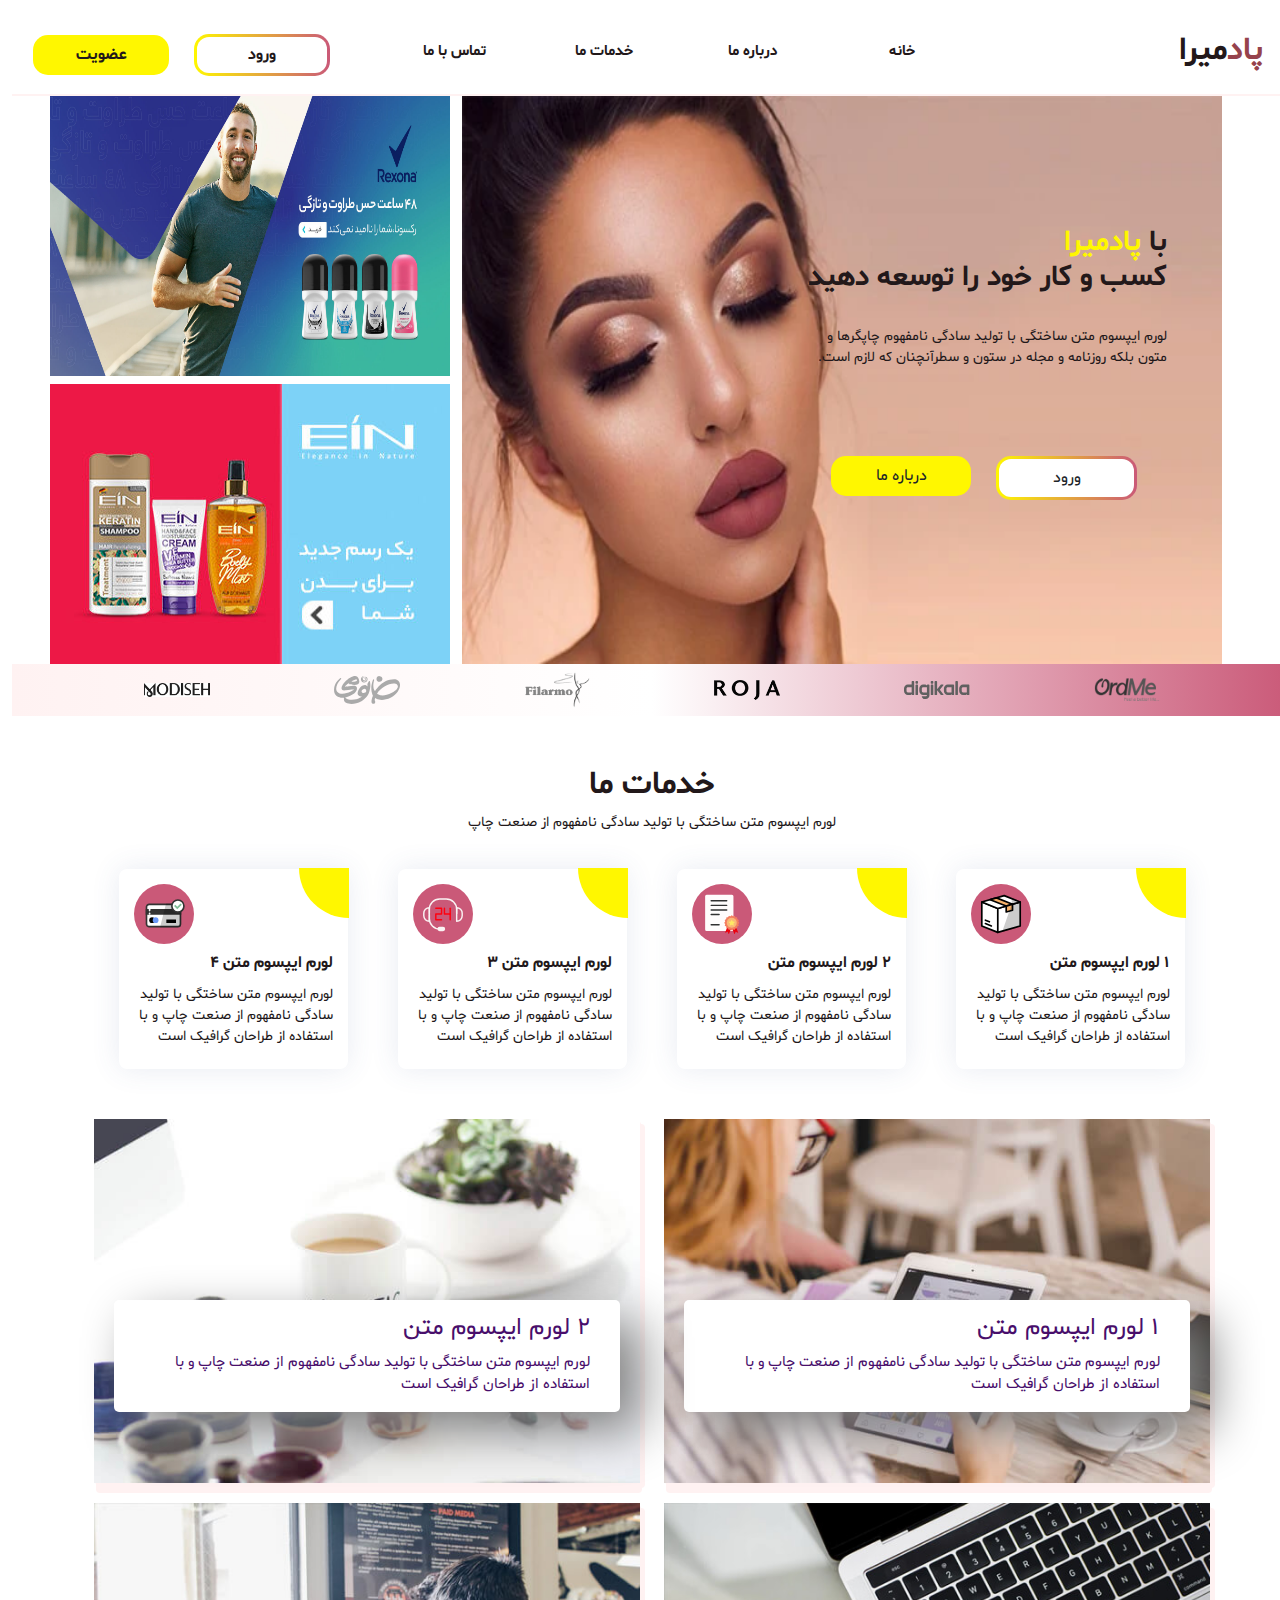
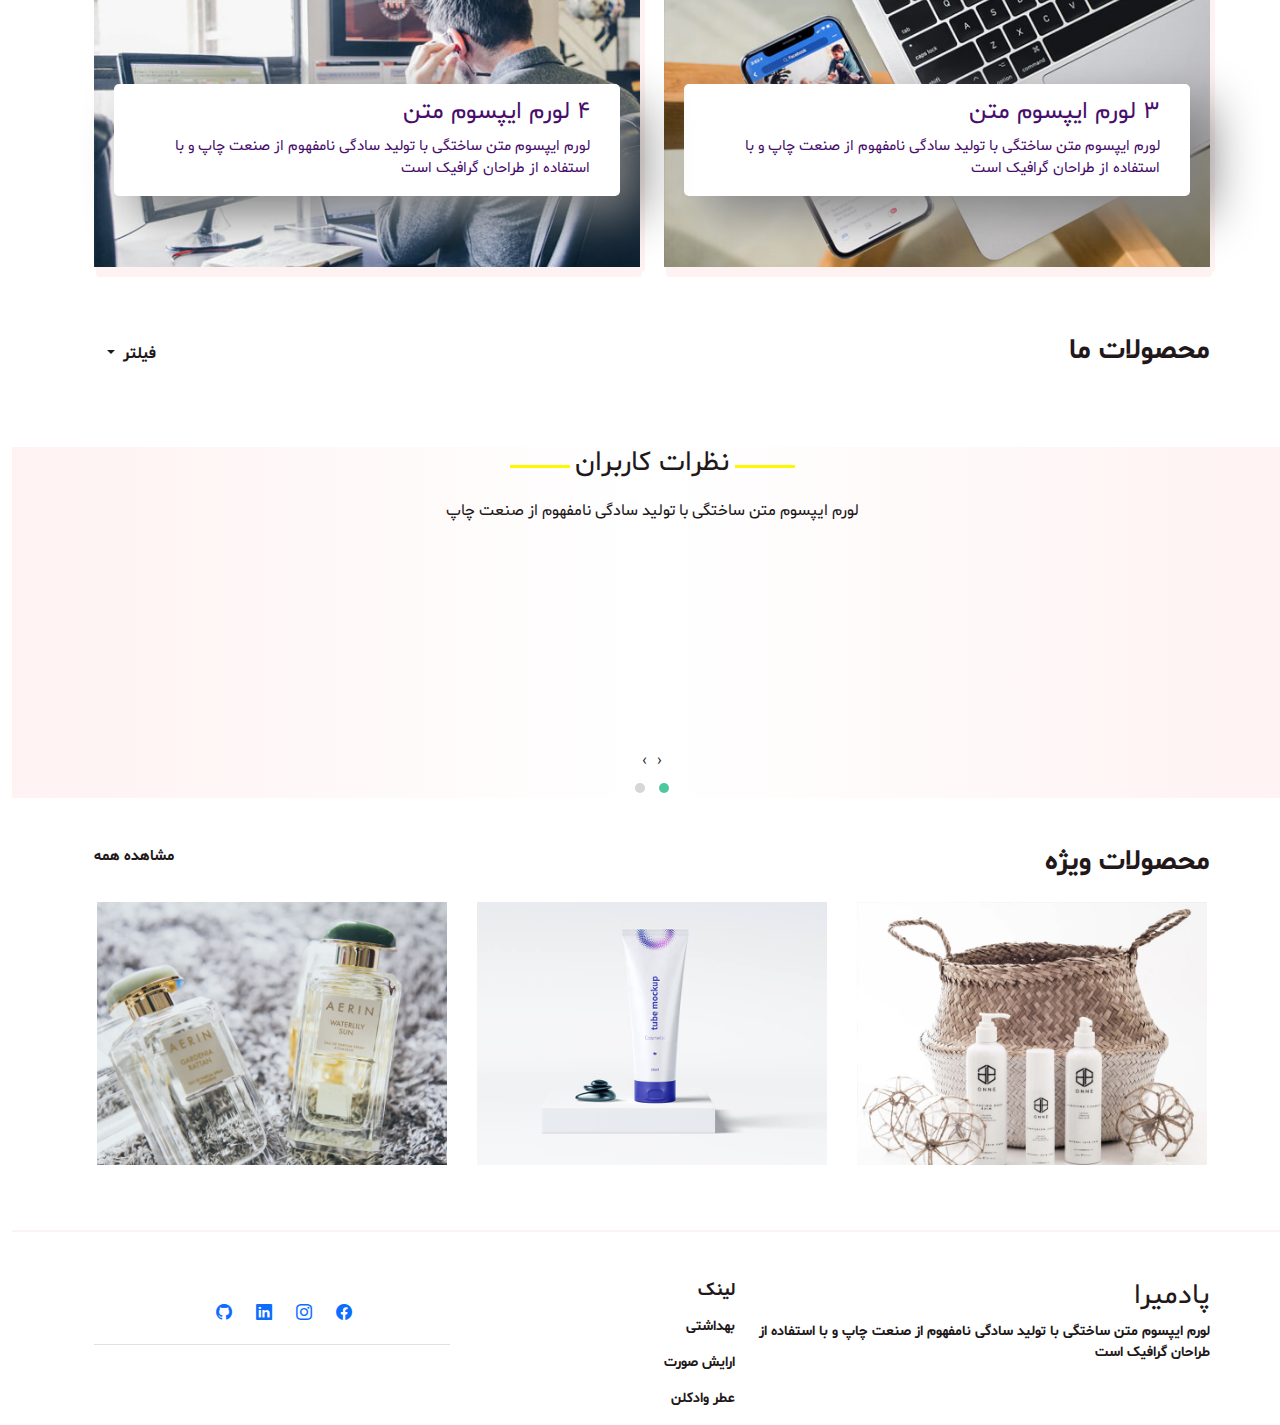
<file: index.html>
<html lang="en">
<head>
    <meta charset="utf-8">
    <meta name="viewport" content="width=device-width, initial-scale=1.0">
    <title>Cosmetics</title>
    <link rel="stylesheet" href="https://cdn.jsdelivr.net/npm/bootstrap@5.1.1/dist/css/bootstrap.min.css" integrity="sha384-F3w7mX95PdgyTmZZMECAngseQB83DfGTowi0iMjiWaeVhAn4FJkqJByhZMI3AhiU" crossorigin="anonymous">
    
    <link rel="stylesheet" href="https://cdn.jsdelivr.net/npm/bootstrap-icons@1.3.0/font/bootstrap-icons.css">
    
    <link rel="stylesheet" href="https://cdnjs.cloudflare.com/ajax/libs/animate.css/4.1.1/animate.min.css"/>
    <link rel="stylesheet" href="bootstrap-5.0.2-dist/css/bootstrap.rtl.min.css">
    <link rel="stylesheet" href="bootstrap-5.0.2-dist/css/bootstrap-utilities.rtl.min.css">
    <script src="bootstrap-5.0.2-dist/js/bootstrap.min.js"></script>
    <script src="bootstrap-5.0.2-dist/js/bootstrap.bundle.min.js"></script>
    <link rel="stylesheet" href="carousel/OwlCarousel2-develop/OwlCarousel2-develop/dist/assets/owl.carousel.min.css">
    <link rel="stylesheet" href="carousel/OwlCarousel2-develop/OwlCarousel2-develop/dist/assets/owl.theme.default.min.css">
    <link rel="stylesheet" href="carousel/OwlCarousel2-develop/OwlCarousel2-develop/dist/assets/owl.theme.green.min.css">
    <script  src="carousel/OwlCarousel2-develop/OwlCarousel2-develop/docs_src/assets/vendors/jquery.min.js"></script>
    <script src="carousel/OwlCarousel2-develop/OwlCarousel2-develop/dist/owl.carousel.min.js"></script>
    <script src="carousel/runOwl.js"></script>
    <link rel="stylesheet" href="font/newFont.css">
    <link rel="stylesheet" href="newStyle.css">
    <link rel="stylesheet" href="responsive/responsive.css">

    </head>
    <body>
<!--    header nav-->
    <header class="mt-3  d-flex align-items-center container-full">
        <nav>
            <section class="row d-flex justify-content-evenly">
                <section class="header-logo col-2">
            <a>
                <h2><span>پاد</span><span>میرا</span></h2>
            </a>
            </section>
                <section class="header-menu col-6">
            <ul class="menu d-flex">
                <li class="menu-item">
                    <a class="menu-link active btn" href="">خانه</a>
                </li>
                <li class="menu-item">
                    <a class="menu-link active btn" href="">درباره ما</a>
                </li>
                <li class="menu-item">
                    <a class="menu-link active btn" href="">خدمات ما</a>
                </li>                
                <li class="menu-item">
                    <a class="menu-link active btn" href="">تماس با ما</a>
                </li>
            </ul>
        </section>
                <section class="header-buttons col-3 d-flex row">
                    <a class="btn login" href="Login/Login-index.html" target="">
                            ورود
                    </a>
                    <button class="btn member" data-bs-target="#login-form" data-bs-toggle="modal">
                        عضویت
                    </button>
                </section>
            </section>
          </nav>
    </header>
    <!--    modal -->
    <section class="modal fade" id="login-form">
        <section class="modal-dialog modal-lg">
            <section class="modal-content">
            <section class="modal-header">
                <h3>فرم ثبت نام</h3>
                <button class="btn close" data-bs-dismiss="modal">
                    <i class="bi bi-x-circle display-6"></i>
                </button>
                 </section>
                <section class="modal-body">
                    <form action="" method="post">
                        <section class="form-group mt-3">
                            <label for="field4" class="form-label">
                            ایدی
                            </label>
                            <input type="number" id="field4" name="id" placeholder="id" class="form-control" required>
                        </section>
                        <section class="form-group mt-3">
                            <label for="field1" class="form-label">نام ونام
                                خانوادگی
                            </label>
                            <input type="text" name="name" class="form-control" id="field1" placeholder="نام ونام خانوادگی خود را به صورت کامل وارد کنید">
                        </section>
                        <section class="form-group mt-3">
                            <label for="field2" class="form-label">شماره تلفن</label>
                            <input type="tel" id="field2" name="mobile" pattern="[0-9]{3}" title="Example09123456789" class="form-control" required>
                        </section>
                        <section class="form-group mt-3">
                            <label for="field3" class="form-label">
                            ایمیل
                            </label>
                            <input type="email" id="field3" name="email" placeholder="***@gmail.com" required 
                                   style=" width: 100%;
                                          height: 38.66px;">
                        </section>
                        <section class="form-group mt-3">
                            <label for="field4" class="form-label">رمز عبور</label>
                            <input type="password" id="field4"  name="PSW" placeholder="****" value="" class="form-control" required>
                        </section>
                    </form>
                </section>
                <section class="modal-footer">
                    <button class="btn btn-outline-danger" data-bs-dismiss="modal" type="button">بستن
                    </button>
                    <button class="btn btn-success" type="submit">ارسال فرم</button>
            </section>
        </section>
        </section>
    </section>
        <!--    main-->
    <section class="main">
            <section class="container">
                <section class="row">
                <section class="information col-lg-8 d-flex">
                    <section class="main-information">
                        <section>
                        <h2 class="animate__animated animate__pulse animate__repeat-2">با <span>پادمیرا</span><br> 
                            کسب و کار خود را توسعه دهید
                        </h2>
                            
                        <p>لورم ایپسوم متن ساختگی با تولید سادگی نامفهوم چاپگرها و متون بلکه روزنامه و مجله در ستون و سطرآنچنان که لازم است.</p>
                        </section>
                        <section class="main-link">
                            <section class="d-flex container">
                                <li class="about">
                                    <a class="active btn" type="button">
                                    درباره ما
                                    </a>
                                </li>
                                <li class="login">
                                    <a class="btn active" type="button" href="Login/Login-index.html">
                                    ورود
                                    </a>
                                </li>

                            </section>
                
                        </section>
                    </section>
                    <section class="main-img">
                        <img src="img/header/makeup-img-main.webp">
                    </section>
                </section>
                <section class="main-card col-lg-4">
                    <div class="main-card-info">
                        <img src="img/header/main-card/084a16f5fe8c4ff0bddc6464ec0c9d49cddb1021_1636557605.jpg" alt="">
                    </div>
                    <div class="main-card-info mt-2">
                        <img src="img/header/main-card/abc74badedd492de7f0199ab55bf07bb9ec193d6_1636869286.jpg" alt="">
                    </div>
                </section>
            </section>
        </section>
    </section>
<!--    main logo  -->
    <section class="main-logo">
        <section class="container d-flex">
                <div class="main-item col-2">
                    <img src="img/header/logo-cooperation-01.png">
                </div>
                <div class="main-item col-2">
                    <img src="img/header/logo-cooperation-09.svg">
                </div>
                <div class="main-item col-2">
                    <img src="img/header/logo-cooperation-02.png">
                </div>
                <div class="main-item col-2">
                    <img src="img/header/logo-cooperation-07.jpg">
                </div>
                <div class="main-item col-2">
                    <img src="img/header/logo-cooperation-08.svg">
                </div>
                <div class="main-item col-2">
                    <img src="img/header/logo-cooperation-03.png">
                </div>

        </section>
    
    </section>
<!--    services     -->
        <section class="services">
            <section class="container">
                <section class="service-title">
                    <h2>خدمات ما</h2>
                    <p>لورم ایپسوم متن ساختگی با تولید سادگی نامفهوم از صنعت چاپ</p>
                </section>
                    <section class="service-item d-flex">
                        <section class="service-box">
                            <section class="service-icon">
                                <img src="icon/service-box/box-100s-200px.svg">
                            </section>
                            <section class="service-box-title">
                                <h4>
                                    <a>1 لورم ایپسوم متن</a>
                                </h4>
                            </section>
                            <section class="service-box-text">
                                <p>
                                لورم ایپسوم متن ساختگی با تولید سادگی نامفهوم از صنعت چاپ و با استفاده از طراحان گرافیک است
                                </p>
                            </section>
                        </section> 
                        <section class="service-box">
                            <section class="service-icon">
                                <img src="icon/service-box/certificate-1.1s-200px.svg">
                            </section>
                            <section class="service-box-title">
                                <h4>
                                    <a>2 لورم ایپسوم متن</a>
                                </h4>
                            </section>
                            <section class="service-box-text">
                                <p>
                                لورم ایپسوم متن ساختگی با تولید سادگی نامفهوم از صنعت چاپ و با استفاده از طراحان گرافیک است
                                </p>
                            </section>
                        </section>  
                        <section class="service-box">
                            <section class="service-icon">
                                <img src="icon/service-box/customer%20service-1.1s-200px.svg">
                            </section>
                            <section class="service-box-title">
                                <h4>
                                    <a>لورم ایپسوم متن 3 </a>
                                </h4>
                            </section>
                            <section class="service-box-text">
                                <p>لورم ایپسوم متن
                                ساختگی با تولید سادگی نامفهوم از صنعت چاپ و با استفاده از طراحان گرافیک است
                                </p>
                            </section>
                        </section>
                        <section class="service-box">
                            <section class="service-icon">
                                <img src="icon/service-box/payment-100s-200px.svg">
                            </section>
                            <section class="service-box-title">
                                <h4>
                                    <a>لورم ایپسوم متن 4 </a>
                                </h4>
                            </section>
                            <section class="service-box-text">
                                <p>
                                لورم ایپسوم متن ساختگی با تولید سادگی نامفهوم از صنعت چاپ و با استفاده از طراحان گرافیک است
                                </p>
                            </section>
                        </section>
                    </section>
                </section>
            </section>
<!--    Card services     -->
        <section class="services">
            <section class="container">
                <section class="row services-items">
                    <section class="services-card col-md-6 d-flex align-items-stretch">
                        <section class="card">
                            <section class="img-card">
                                <img src="img/services/more-services-1.jpg" alt="services">
                            </section>
                            <section class="card-body">
                                <h4 class="card-title">1 لورم ایپسوم متن</h4>
                                <p class="card-text">لورم ایپسوم متن ساختگی با تولید سادگی نامفهوم از صنعت چاپ و با استفاده از طراحان گرافیک است</p>
                            </section>
                        </section>
                    </section>
                    <section class="services-card col-md-6 d-flex align-items-stretch">
                        <section class="card">
                            <section class="img-card">
                                <img src="img/services/more-services-2.jpg" alt="services">
                            </section>
                            <section class="card-body">
                                <h4 class="card-title">2 لورم ایپسوم متن</h4>
                                <p class="card-text">لورم ایپسوم متن ساختگی با تولید سادگی نامفهوم از صنعت چاپ و با استفاده از طراحان گرافیک است</p>
                            </section>
                        </section>
                    </section>
                    <section class="services-card col-md-6 d-flex align-items-stretch">
                        <section class="card">
                            <section class="img-card">
                                <img src="img/services/more-services-3.jpg" alt="services">
                            </section>
                            <section class="card-body">
                                <h4 class="card-title">3 لورم ایپسوم متن</h4>
                                <p class="card-text">لورم ایپسوم متن ساختگی با تولید سادگی نامفهوم از صنعت چاپ و با استفاده از طراحان گرافیک است</p>
                            </section>
                        </section>
                    </section>
                    <section class="services-card col-md-6 d-flex align-items-stretch">
                        <section class="card">
                            <section class="img-card">
                                <img src="img/services/more-services-4.jpg" alt="services">
                            </section>
                            <section class="card-body">
                                <h4 class="card-title">4 لورم ایپسوم متن</h4>
                                <p class="card-text">لورم ایپسوم متن ساختگی با تولید سادگی نامفهوم از صنعت چاپ و با استفاده از طراحان گرافیک است</p>
                            </section>
                        </section>
                    </section>
                </section>
            </section>
        </section>
<!--    product card-->
    <section class="product mt-5" id="filter-tabs">
        <section class="product-top d-flex container justify-content-between">
            <section class="product-title">
                <h3 class="title">محصولات ما</h3>
            </section>
            <section class="product-filter dropdown">
              <button class="btn dropdown-toggle" type="button" id="filter" data-bs-toggle="dropdown" >
                  فیلتر
                </button>
            <ul class="dropdown-menu" aria-labelledby="filter">
              <li class="dropdown-item accordion" data-bs-toggle="collapse" data-bs-target="#bastSell"  aria-expanded="false" aria-controls="collapseone">
                  <a class="dropdown-item active" href="#">پرفروش ترین</a>
                </li>
              <li>
                  <hr class="dropdown-divider">
                </li>
              <li class="dropdown-item accordion" data-bs-toggle="collapse" data-bs-target="#newP"  aria-expanded="false" aria-controls="collapsetwo">
                  <a class="dropdown-item" href="#">جدیدترین</a>
                </li>
                <li>
                  <hr class="dropdown-divider">
                </li>
              <li class="dropdown-item accordion" data-bs-toggle="collapse" data-bs-target="#cheapP"  aria-expanded="false" aria-controls="collapsethree">
                  <a class="dropdown-item" href="#">ارزان ترین</a>
                </li>
              <li>
                  <hr class="dropdown-divider">
                </li>
              <li class="dropdown-item accordion" data-bs-toggle="collapse" data-bs-target="#specialP"  aria-expanded="false" aria-controls="collapsefour">
                  <a class="dropdown-item" href="#">تخفیف ویژه</a>
                </li>
            </ul>
            </section>
        </section>

        <section class="product-body container">
            <section class="accordion" id="product-tabs">
                
                <section id="bastSell" class="accordion-collapse collapse show" data-bs-parent="#product-tabs">
                    <section class="d-flex product-item">
                        <div class="card mb-3" style="max-width: 18rem;">
                        <div class="card-header">پرفروش ترین</div>
                        <img class="card-img-top" src="img\product\portfolio-1.jpg" alt="...">
                            <div class="product-bubble d-flex">
                            <span>جدید</span>
                            </div>
                            <div class="favorite-product"></div>
                        <div class="card-body">
                            <p class="card-text">لورم ایپسوم متن ساختگی با تولید سادگی نامفهوم</p>
                        <div class="card-text">
                            <div class="price">
                            <h5>350.000
                                <span class="price-value">تومان</span>
                                </h5>
                                
                            </div>
                            <a href="#" class="btn"><i class="bi bi-plus" style="width: 100%;
                                   height: 50px"></i></a>
                                </div>
                        </div>
                    </div>
                        <div class="card mb-3" style="max-width: 18rem;">
                        <div class="card-header">پرفروش ترین</div>
                        <img class="card-img-top" src="img\product\portfolio-3.jpg" alt="...">
                            <div class="product-bubble d-flex">
                            <span>15%</span>
                            </div>
                            <div class="favorite-product"></div>
                        <div class="card-body">
                            <p class="card-text">لورم ایپسوم متن ساختگی با تولید سادگی نامفهوم</p>
                        <div class="card-text">
                            <div class="price">
                                <h5>297.500
                                    <span class="price-value">تومان</span>
                                </h5>
                                <h6 class="special-Price">350.000</h6>
                            </div>
                            <a href="#" class="btn"><i class="bi bi-plus"></i></a>
                                </div>
                        </div>
                    </div>
                        <div class="card mb-3" style="max-width: 18rem;">
                        <div class="card-header">پرفروش ترین</div>
                        <img class="card-img-top" src="img\product\portfolio-4.jpg" alt="...">
                        <div class="card-body">
                            <p class="card-text">لورم ایپسوم متن ساختگی با تولید سادگی نامفهوم</p>
                        <div class="card-text">
                            <div class="price">
                            <h5>350.000
                                <span class="price-value">تومان</span>
                                </h5>
                                
                            </div>
                            <a href="#" class="btn"><i class="bi bi-plus" style="width: 100%;
                                   height: 50px"></i></a>
                                </div>
                        </div>
                    </div>
                    </section>
                    <section class="d-flex product-item">
                        <div class="card mb-3" style="max-width: 18rem;">
                        <div class="card-header">پرفروش ترین</div>
                        <img class="card-img-top" src="img\product\portfolio-5.jpg" alt="...">
                            <div class="product-bubble d-flex">
                            <span>تمام</span>
                            </div>
                            <div class="favorite-product"></div>
                        <div class="card-body">
                            <p class="card-text">لورم ایپسوم متن ساختگی با تولید سادگی نامفهوم</p>
                        <div class="card-text">
                            <div class="price">
                            <h5>350.000
                                <span class="price-value">تومان</span>
                                </h5>
                                
                            </div>
                            <a href="#" class="btn"><i class="bi bi-plus" style="width: 100%;
                                   height: 50px"></i></a>
                                </div>
                        </div>
                    </div>
                        <div class="card mb-3" style="max-width: 18rem;">
                        <div class="card-header">پرفروش ترین</div>
                        <img class="card-img-top" src="img\product\portfolio-6.jpg" alt="...">
                        <div class="card-body">
                            <p class="card-text">لورم ایپسوم متن ساختگی با تولید سادگی نامفهوم</p>
                        <div class="card-text">
                            <div class="price">
                            <h5>350.000
                                <span class="price-value">تومان</span>
                                </h5>
                                
                            </div>
                            <a href="#" class="btn"><i class="bi bi-plus" style="width: 100%;
                                   height: 50px"></i></a>
                                </div>
                        </div>
                    </div>
                        <div class="card mb-3" style="max-width: 18rem;">
                        <div class="card-header">پرفروش ترین</div>
                        <img class="card-img-top" src="img\product\portfolio-7.jpg" alt="...">
                        <div class="card-body">
                            <p class="card-text">لورم ایپسوم متن ساختگی با تولید سادگی نامفهوم</p>
                        <div class="card-text">
                            <div class="price">
                            <h5>350.000
                                <span class="price-value">تومان</span>
                                </h5>
                                
                            </div>
                            <a href="#" class="btn"><i class="bi bi-plus" style="width: 100%;
                                   height: 50px"></i></a>
                                </div>
                        </div>
                    </div>
                    </section>
                        <nav class="navigation">
                            <ul class="pagination">
            <li class="page-item page-item-spacial">
                <a href="#" class="page-link">اولین</a>
            </li>
            <li class="page-item">
                <a href="#" class="page-link"><<</a>
            </li>
            <li class="page-item">
                <a href="#" class="page-link">1</a>
            </li>
            <li class="page-item active">
                <a href="#" class="page-link">2</a>
            </li>
            <li class="page-item">
                <a href="#" class="page-link">3</a>
            </li>
            <li class="page-item">
                <span href="#" class="page-link text-secondary disabled">...</span>
            </li>
            <li class="page-item">
                <a href="#" class="page-link">7</a>
            </li>
            <li class="page-item">
                <a href="#" class="page-link">8</a>
            </li>
            <li class="page-item">
                <a href="#" class="page-link">>></a>
            </li>
            
            <li class="page-item">
                <a href="#" class="page-link">اخرین</a>
            </li>

        </ul>
    
                        </nav>
            
                </section>
                
                <section id="newP" class="accordion-collapse collapse" data-bs-parent="#product-tabs">
                    <section class="d-flex product-item">
                        <div class="card mb-3" style="max-width: 18rem;">
                        <div class="card-header">جدیدترین محصول</div>
                        <img class="card-img-top" src="img\product\portfolio-1.jpg" alt="...">
                        <div class="card-body">
                            <p class="card-text">لورم ایپسوم متن ساختگی با تولید سادگی نامفهوم</p>
                        <div class="card-text">
                            <div class="price">
                            <h5>350.000
                                <span class="price-value">تومان</span>
                                </h5>
                                
                            </div>
                            <a href="#" class="btn"><i class="bi bi-plus" style="width: 100%;
                                   height: 50px"></i></a>
                                </div>
                        </div>
                    </div>
                        <div class="card mb-3" style="max-width: 18rem;">
                        <div class="card-header">>جدیدترین محصول</div>
                        <img class="card-img-top" src="img\product\portfolio-3.jpg" alt="...">
                        <div class="card-body">
                            <p class="card-text">لورم ایپسوم متن ساختگی با تولید سادگی نامفهوم</p>
                        <div class="card-text">
                            <div class="price">
                            <h5>350.000
                                <span class="price-value">تومان</span>
                                </h5>
                                
                            </div>
                            <a href="#" class="btn"><i class="bi bi-plus" style="width: 100%;
                                   height: 50px"></i></a>
                                </div>
                        </div>
                    </div>
                        <div class="card mb-3" style="max-width: 18rem;">
                        <div class="card-header">>جدیدترین محصول</div>
                        <img class="card-img-top" src="img\product\portfolio-4.jpg" alt="...">
                        <div class="card-body">
                            <p class="card-text">لورم ایپسوم متن ساختگی با تولید سادگی نامفهوم</p>
                        <div class="card-text">
                            <div class="price">
                            <h5>350.000
                                <span class="price-value">تومان</span>
                                </h5>
                                
                            </div>
                            <a href="#" class="btn"><i class="bi bi-plus" style="width: 100%;
                                   height: 50px"></i></a>
                                </div>
                        </div>
                    </div>
                    </section>
                    <section class="d-flex product-item">
                        <div class="card mb-3" style="max-width: 18rem;">
                        <div class="card-header">>جدیدترین محصول</div>
                        <img class="card-img-top" src="img\product\portfolio-5.jpg" alt="...">
                        <div class="card-body">
                            <p class="card-text">لورم ایپسوم متن ساختگی با تولید سادگی نامفهوم</p>
                        <div class="card-text">
                            <div class="price">
                            <h5>350.000
                                <span class="price-value">تومان</span>
                                </h5>
                                
                            </div>
                            <a href="#" class="btn"><i class="bi bi-plus" style="width: 100%;
                                   height: 50px"></i></a>
                                </div>
                        </div>
                    </div>
                        <div class="card mb-3" style="max-width: 18rem;">
                        <div class="card-header">>جدیدترین محصول</div>
                        <img class="card-img-top" src="img\product\portfolio-6.jpg" alt="...">
                        <div class="card-body">
                            <p class="card-text">لورم ایپسوم متن ساختگی با تولید سادگی نامفهوم</p>
                        <div class="card-text">
                            <div class="price">
                            <h5>350.000
                                <span class="price-value">تومان</span>
                                </h5>
                                
                            </div>
                            <a href="#" class="btn"><i class="bi bi-plus" style="width: 100%;
                                   height: 50px"></i></a>
                                </div>
                        </div>
                    </div>
                        <div class="card mb-3" style="max-width: 18rem;">
                        <div class="card-header">>جدیدترین محصول</div>
                        <img class="card-img-top" src="img\product\portfolio-7.jpg" alt="...">
                        <div class="card-body">
                            <p class="card-text">لورم ایپسوم متن ساختگی با تولید سادگی نامفهوم</p>
                        <div class="card-text">
                            <div class="price">
                            <h5>350.000
                                <span class="price-value">تومان</span>
                                </h5>
                                
                            </div>
                            <a href="#" class="btn"><i class="bi bi-plus" style="width: 100%;
                                   height: 50px"></i></a>
                                </div>
                        </div>
                    </div>
                    </section>
                    
                    <nav class="navigation">
        <ul class="pagination">
            <li class="page-item page-item-spacial">
                <a href="#" class="page-link">اولین</a>
            </li>
            <li class="page-item">
                <a href="#" class="page-link"><<</a>
            </li>
            <li class="page-item">
                <a href="#" class="page-link">1</a>
            </li>
            <li class="page-item active">
                <a href="#" class="page-link">2</a>
            </li>
            <li class="page-item">
                <a href="#" class="page-link">3</a>
            </li>
            <li class="page-item">
                <span href="#" class="page-link text-secondary disabled">...</span>
            </li>
            <li class="page-item">
                <a href="#" class="page-link">7</a>
            </li>
            <li class="page-item">
                <a href="#" class="page-link">8</a>
            </li>
            <li class="page-item">
                <a href="#" class="page-link">>></a>
            </li>
            
            <li class="page-item">
                <a href="#" class="page-link">اخرین</a>
            </li>

        </ul>
    
    </nav>
                            
                </section>
                
                <section id="cheapP" class="accordion-collapse collapse" data-bs-parent="#product-tabs">
                    <section class="d-flex product-item">
                        <div class="card mb-3" style="max-width: 18rem;">
                        <div class="card-header">ارزان ترین محصول</div>
                        <img class="card-img-top" src="img\product\portfolio-1.jpg" alt="...">
                        <div class="card-body">
                            <p class="card-text">لورم ایپسوم متن ساختگی با تولید سادگی نامفهوم</p>
                        <div class="card-text">
                            <div class="price">
                            <h5>350.000
                                <span class="price-value">تومان</span>
                                </h5>
                                
                            </div>
                            <a href="#" class="btn"><i class="bi bi-plus" style="width: 100%;
                                   height: 50px"></i></a>
                                </div>
                        </div>
                    </div>
                        <div class="card mb-3" style="max-width: 18rem;">
                        <div class="card-header">ارزان ترین محصول</div>
                        <img class="card-img-top" src="img\product\portfolio-3.jpg" alt="...">
                        <div class="card-body">
                            <p class="card-text">لورم ایپسوم متن ساختگی با تولید سادگی نامفهوم</p>
                        <div class="card-text">
                            <div class="price">
                            <h5>350.000
                                <span class="price-value">تومان</span>
                                </h5>
                                
                            </div>
                            <a href="#" class="btn"><i class="bi bi-plus" style="width: 100%;
                                   height: 50px"></i></a>
                                </div>
                        </div>
                    </div>
                        <div class="card mb-3" style="max-width: 18rem;">
                        <div class="card-header">ارزان ترین محصول</div>
                        <img class="card-img-top" src="img\product\portfolio-4.jpg" alt="...">
                        <div class="card-body">
                            <p class="card-text">لورم ایپسوم متن ساختگی با تولید سادگی نامفهوم</p>
                        <div class="card-text">
                            <div class="price">
                            <h5>350.000
                                <span class="price-value">تومان</span>
                                </h5>
                                
                            </div>
                            <a href="#" class="btn"><i class="bi bi-plus" style="width: 100%;
                                   height: 50px"></i></a>
                                </div>
                        </div>
                    </div>
                    </section>
                    <section class="d-flex product-item">
                        <div class="card mb-3" style="max-width: 18rem;">
                        <div class="card-header">ارزان ترین محصول</div>
                        <img class="card-img-top" src="img\product\portfolio-5.jpg" alt="...">
                        <div class="card-body">
                            <p class="card-text">لورم ایپسوم متن ساختگی با تولید سادگی نامفهوم</p>
                        <div class="card-text">
                            <div class="price">
                            <h5>350.000
                                <span class="price-value">تومان</span>
                                </h5>
                                
                            </div>
                            <a href="#" class="btn"><i class="bi bi-plus" style="width: 100%;
                                   height: 50px"></i></a>
                                </div>
                        </div>
                    </div>
                        <div class="card mb-3" style="max-width: 18rem;">
                        <div class="card-header">ارزان ترین محصول</div>
                        <img class="card-img-top" src="img\product\portfolio-6.jpg" alt="...">
                        <div class="card-body">
                            <p class="card-text">لورم ایپسوم متن ساختگی با تولید سادگی نامفهوم</p>
                        <div class="card-text">
                            <div class="price">
                            <h5>350.000
                                <span class="price-value">تومان</span>
                                </h5>
                                
                            </div>
                            <a href="#" class="btn"><i class="bi bi-plus" style="width: 100%;
                                   height: 50px"></i></a>
                                </div>
                        </div>
                    </div>
                        <div class="card mb-3" style="max-width: 18rem;">
                        <div class="card-header">ارزان ترین محصول</div>
                        <img class="card-img-top" src="img\product\portfolio-7.jpg" alt="...">
                        <div class="card-body">
                            <p class="card-text">لورم ایپسوم متن ساختگی با تولید سادگی نامفهوم</p>
                        <div class="card-text">
                            <div class="price">
                            <h5>350.000
                                <span class="price-value">تومان</span>
                                </h5>
                                
                            </div>
                            <a href="#" class="btn"><i class="bi bi-plus" style="width: 100%;
                                   height: 50px"></i></a>
                                </div>
                        </div>
                    </div>
                    </section>
                    <nav class="navigation">
        <ul class="pagination">
            <li class="page-item page-item-spacial">
                <a href="#" class="page-link">اولین</a>
            </li>
            <li class="page-item">
                <a href="#" class="page-link"><<</a>
            </li>
            <li class="page-item">
                <a href="#" class="page-link">1</a>
            </li>
            <li class="page-item active">
                <a href="#" class="page-link">2</a>
            </li>
            <li class="page-item">
                <a href="#" class="page-link">3</a>
            </li>
            <li class="page-item">
                <span href="#" class="page-link text-secondary disabled">...</span>
            </li>
            <li class="page-item">
                <a href="#" class="page-link">7</a>
            </li>
            <li class="page-item">
                <a href="#" class="page-link">8</a>
            </li>
            <li class="page-item">
                <a href="#" class="page-link">>></a>
            </li>
            
            <li class="page-item">
                <a href="#" class="page-link">اخرین</a>
            </li>

        </ul>
    
    </nav>
            
                </section>
                
                <section id="specialP" class="accordion-collapse collapse" data-bs-parent="#product-tabs">
                    <section class="d-flex product-item">
                        <div class="card mb-3" style="max-width: 18rem;">
                        <div class="card-header">تخفیف ویژه</div>
                        <img class="card-img-top" src="img\product\portfolio-1.jpg" alt="...">
                        <div class="card-body">
                            <p class="card-text">لورم ایپسوم متن ساختگی با تولید سادگی نامفهوم</p>
                        <div class="card-text">
                            <div class="price">
                            <h5>350.000
                                <span class="price-value">تومان</span>
                                </h5>
                                
                            </div>
                            <a href="#" class="btn"><i class="bi bi-plus" style="width: 100%;
                                   height: 50px"></i></a>
                                </div>
                        </div>
                    </div>
                        <div class="card mb-3" style="max-width: 18rem;">
                        <div class="card-header">تخفیف ویژه</div>
                        <img class="card-img-top" src="img\product\portfolio-3.jpg" alt="...">
                        <div class="card-body">
                            <p class="card-text">لورم ایپسوم متن ساختگی با تولید سادگی نامفهوم</p>
                        <div class="card-text">
                            <div class="price">
                            <h5>350.000
                                <span class="price-value">تومان</span>
                                </h5>
                                
                            </div>
                            <a href="#" class="btn"><i class="bi bi-plus" style="width: 100%;
                                   height: 50px"></i></a>
                                </div>
                        </div>
                    </div>
                        <div class="card mb-3" style="max-width: 18rem;">
                        <div class="card-header">تخفیف ویژه</div>
                        <img class="card-img-top" src="img\product\portfolio-4.jpg" alt="...">
                        <div class="card-body">
                            <p class="card-text">لورم ایپسوم متن ساختگی با تولید سادگی نامفهوم</p>
                        <div class="card-text">
                            <div class="price">
                            <h5>350.000
                                <span class="price-value">تومان</span>
                                </h5>
                                
                            </div>
                            <a href="#" class="btn"><i class="bi bi-plus" style="width: 100%;
                                   height: 50px"></i></a>
                                </div>
                        </div>
                    </div>
                    </section>
                    <section class="d-flex product-item">
                        <div class="card mb-3" style="max-width: 18rem;">
                        <div class="card-header">تخفیف ویژه</div>
                        <img class="card-img-top" src="img\product\portfolio-5.jpg" alt="...">
                        <div class="card-body">
                            <p class="card-text">لورم ایپسوم متن ساختگی با تولید سادگی نامفهوم</p>
                        <div class="card-text">
                            <div class="price">
                            <h5>350.000
                                <span class="price-value">تومان</span>
                                </h5>
                                
                            </div>
                            <a href="#" class="btn"><i class="bi bi-plus" style="width: 100%;
                                   height: 50px"></i></a>
                                </div>
                        </div>
                    </div>
                        <div class="card mb-3" style="max-width: 18rem;">
                        <div class="card-header">تخفیف ویژه</div>
                        <img class="card-img-top" src="img\product\portfolio-6.jpg" alt="...">
                        <div class="card-body">
                            <p class="card-text">لورم ایپسوم متن ساختگی با تولید سادگی نامفهوم</p>
                        <div class="card-text">
                            <div class="price">
                            <h5>350.000
                                <span class="price-value">تومان</span>
                                </h5>
                                
                            </div>
                            <a href="#" class="btn"><i class="bi bi-plus" style="width: 100%;
                                   height: 50px"></i></a>
                                </div>
                        </div>
                    </div>
                        <div class="card mb-3" style="max-width: 18rem;">
                        <div class="card-header">تخفیف ویژه</div>
                        <img class="card-img-top" src="img\product\portfolio-7.jpg" alt="...">
                        <div class="card-body">
                            <p class="card-text">لورم ایپسوم متن ساختگی با تولید سادگی نامفهوم</p>
                        <div class="card-text">
                            <div class="price">
                            <h5>350.000
                                <span class="price-value">تومان</span>
                                </h5>
                                
                            </div>
                            <a href="#" class="btn"><i class="bi bi-plus" style="width: 100%;
                                   height: 50px"></i></a>
                                </div>
                        </div>
                    </div>
                    </section>
    <nav class="navigation">
        <ul class="pagination">
            <li class="page-item page-item-spacial">
                <a href="#" class="page-link">اولین</a>
            </li>
            <li class="page-item">
                <a href="#" class="page-link"><<</a>
            </li>
            <li class="page-item">
                <a href="#" class="page-link">1</a>
            </li>
            <li class="page-item active">
                <a href="#" class="page-link">2</a>
            </li>
            <li class="page-item">
                <a href="#" class="page-link">3</a>
            </li>
            <li class="page-item">
                <span href="#" class="page-link text-secondary disabled">...</span>
            </li>
            <li class="page-item">
                <a href="#" class="page-link">7</a>
            </li>
            <li class="page-item">
                <a href="#" class="page-link">8</a>
            </li>
            <li class="page-item">
                <a href="#" class="page-link">>></a>
            </li>
            
            <li class="page-item">
                <a href="#" class="page-link">اخرین</a>
            </li>

        </ul>
    
    </nav>
                            
                </section>
                
            </section>
        </section>
        
        
    </section>
<!--    User comments-->
    <section class="comments container-full">
            <section class="container">
                <section class="title">
                    <h3>نظرات کاربران</h3>
                    <p>لورم ایپسوم متن ساختگی با تولید سادگی نامفهوم از صنعت چاپ</p>
                </section>
                <section id="carousel-comments" class="owl-carousel owl-theme owl-loaded">
                    <div class="owl-stage-outer">
                        <div class="owl-stage">
                            <div class="owl-item">
                                <section class="comment-box">
                                    <section class="information-comment d-flex">
                                <section class="img-comment">
                                    <img src="img/comment/testimonials-4.jpg"></section>
                                <section class="title-comment">
                                    <h5>بهزاد نعمتی</h5>
                                    <caption>استاد دوره</caption>
                                </section>
                                    </section>
                                <section class="text-comment">
                                    <p>لورم ایپسوم متن ساختگی با تولید سادگی نامفهوم از صنعت چاپ و با استفاده از طراحان گرافیک است</p>
                                </section>
                            </section>
                            </div>
                            <div class="owl-item">
                                <section class="comment-box">
                                    <section class="d-flex">
                                      <section class="img-comment">
                                          <img src="img/comment/testimonials-3.jpg"></section>
                                      <section class="title-comment">
                                          <h5>یاسمن براتی</h5>
                                          <caption>هنرجو</caption>
                                      </section>
                                          </section>
                                      <section class="text-comment">
                                          <p>لورم ایپسوم متن ساختگی با تولید سادگی نامفهوم از صنعت چاپ و با استفاده از طراحان گرافیک است</p>
                                      </section>
                                  </section>
                            </div>
                            <div class="owl-item">
                            <section class="comment-box">
                                <section class="information-comment d-flex">
                            <section class="img-comment">
                                <img src="img/comment/testimonials-5.jpg"></section>
                            <section class="title-comment">
                                <h5>حسین صادق ممتاز</h5>
                                <caption>هنرجو</caption>
                            </section>
                                </section>
                            <section class="text-comment">
                                <p>لورم ایپسوم متن ساختگی با تولید سادگی نامفهوم از صنعت چاپ و با استفاده از طراحان گرافیک است</p>
                            </section>
                        </section>
                            </div>
                            <div class="owl-item">
                                <section class="comment-box">
                                    <section class="information-comment d-flex">
                                <section class="img-comment">
                                    <img src="img/comment/testimonials-1.jpg"></section>
                                <section class="title-comment">
                                    <h5>بهزاد نعمتی</h5>
                                    <caption>استاد دوره</caption>
                                </section>
                                    </section>
                                <section class="text-comment">
                                    <p>لورم ایپسوم متن ساختگی با تولید سادگی نامفهوم از صنعت چاپ و با استفاده از طراحان گرافیک است</p>
                                </section>
                            </section>
                            </div>
                        </div>  
                    </div>                 
                       </section>
                </section>
    </section>
    <!--    special product-->
        <section class="special-product mt-5">
            <section class="container">
                <section class="special-title d-flex justify-content-between">
                    <h3>محصولات ویژه</h3>
                    <a href="">مشاهده همه</a>
                </section>
                <section class="special row">
                    
                        <div class="sp-card col-lg-4 col-md-4">
                        <img src="img/product/portfolio-1.jpg" alt="">
                            <div class="sp-body">
                        <div class="sp-card-body">
                            <h5>نام محصول 1</h5>
                            <caption>بهداشتی</caption>
                            <div>
                                <button class="card-icon"><i class="bi bi-plus"></i></button>
                                <button class="card-icon"><i class="bi bi-heart"></i></button>
                            </div>
                        </div>
                            </div>
                    </div>
                        <div class="sp-card col-lg-4 col-md-4">
                        <img src="img/product/portfolio-3.jpg">
                            <div class="sp-body">
                        <div class="sp-card-body">
                            <h5>نام محصول 2</h5>
                            <caption>آرایش صورت</caption>
                            <div>
                                <button class="card-icon"><i class="bi bi-plus"></i></button>
                                <button class="card-icon"><i class="bi bi-heart"></i></button>
                            </div>
                        </div>
                            </div>
                    </div>
                        <div class="sp-card col-lg-4 col-md-4">
                        <img src="img/product/portfolio-5.jpg">
                            <div class="sp-body">
                        <div class="sp-card-body">
                            <h5>نام محصول 3</h5>
                            <caption>عطر و ادکلن</caption>
                            <div>
                                <button class="card-icon"><i class="bi bi-plus"></i></button>
                                <button class="card-icon"><i class="bi bi-heart"></i></button>
                            </div>
                        </div>
                            </div>
                    </div>
                    
                </section>
            </section>
        </section>
        <!-- footer -->
        <footer>
            <section class="container">
                <section class="row pt-5">
                    <section class="footer-information col-5">
                        <div class="footer-info-title">
                            <h3>پادمیرا</h3>
                        </div>
                        <div class="footer-info-text">
                            <p>لورم ایپسوم متن ساختگی با تولید سادگی نامفهوم از صنعت چاپ و با استفاده از طراحان گرافیک است</p>
                        </div>
                    </section>
                    <section class="footer-links col-3">
                        <h4>لینک</h4>
                        <ul>
                            <li>بهداشتی</li>
                            <li>ارایش صورت</li>
                            <li>عطر وادکلن</li>
                        </ul>
                    </section>
                    <section class="footer-contact col-4">
                        <div class="Social-link">
                            <div class="d-flex justify-content-center p-4 border-bottom social-links">
                                <a href="#" class="facebook me-4 " target="_block"><i class="bi bi-facebook"></i></a>
                                <a href="#" class="instagram me-4 " target="_block"><i class="bi bi-instagram"></i></a>
                                <a href="https://linkedin.com/in/yasaman-barati-68a532225" class="linkedin me-4 " target="_block"><i class="bi bi-linkedin"></i></a>
                                <a href="https://github.com/yasamanbarati" class="github me-4 " target="_block"><i class="bi bi-github"></i></a>
                            </div>
                        </div>
                    </section>
            </section>
            </section>
        </footer>
    </body>
</html>
</file>
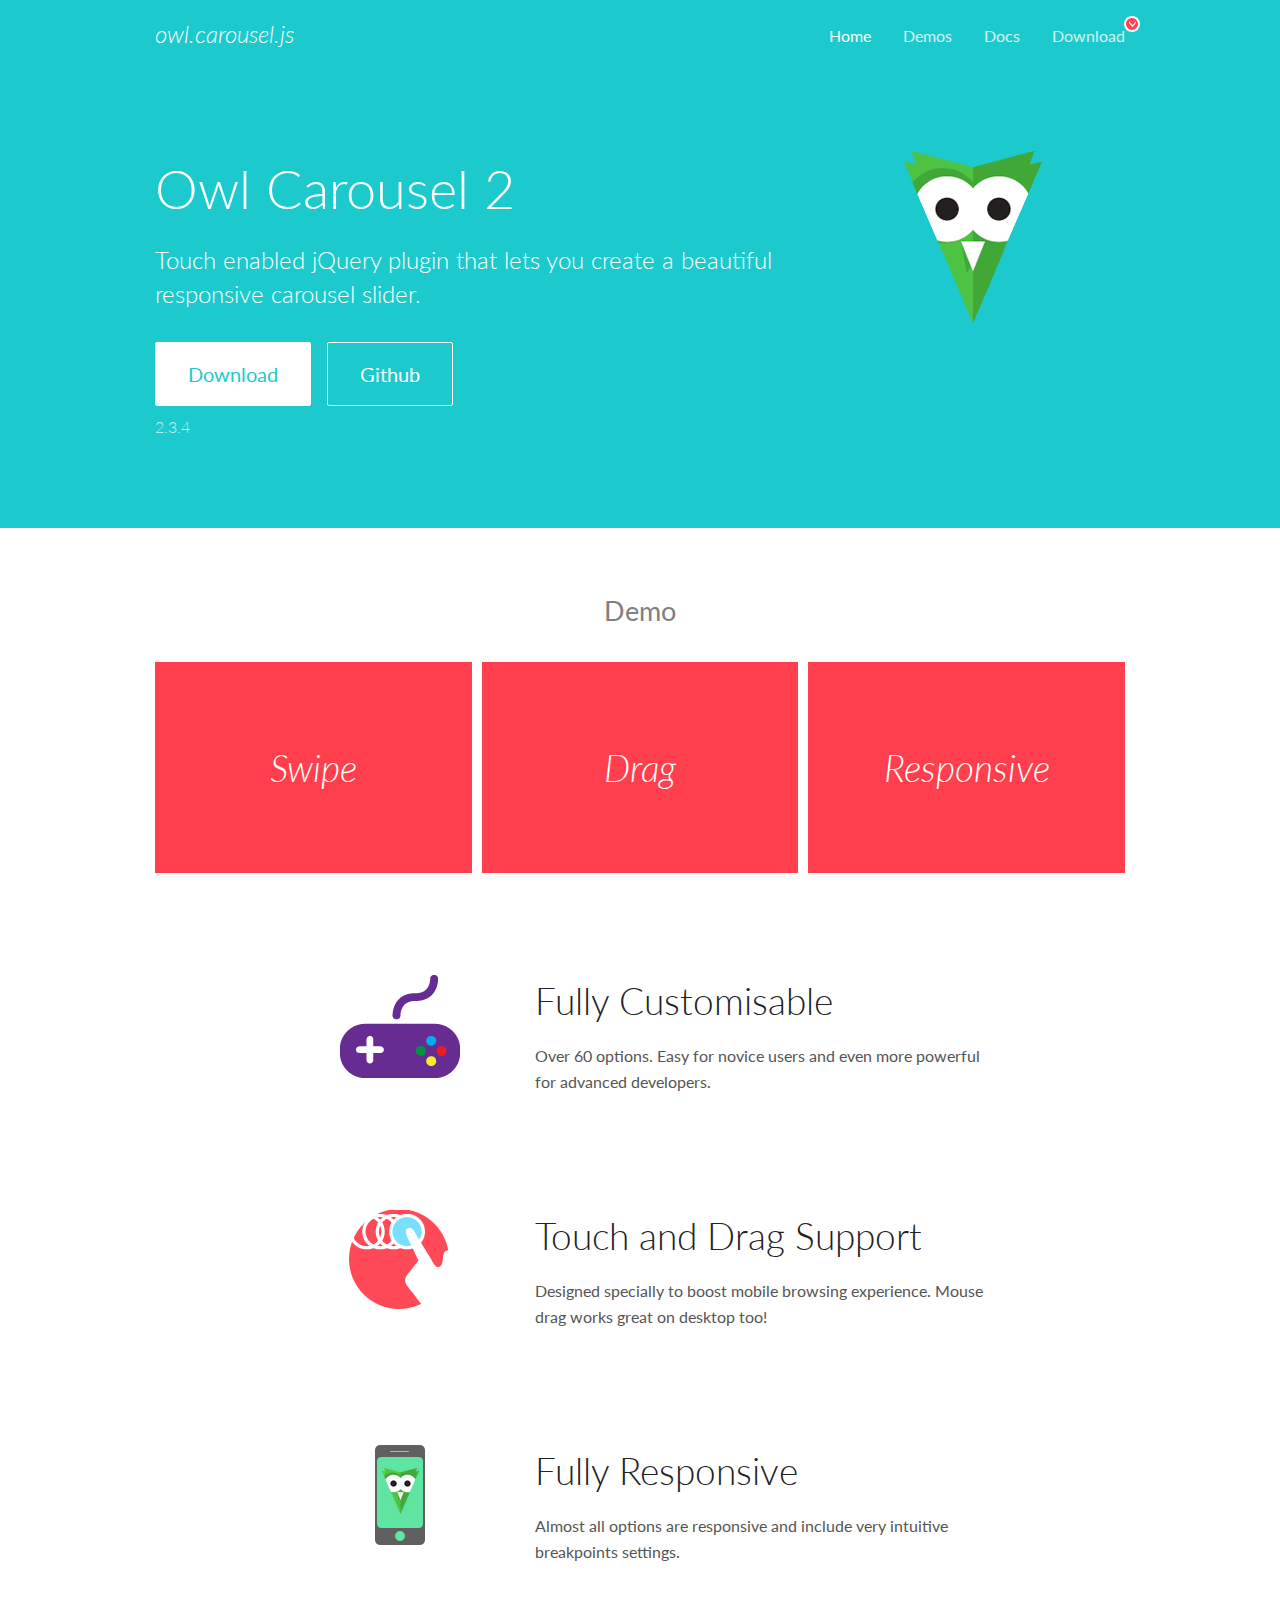
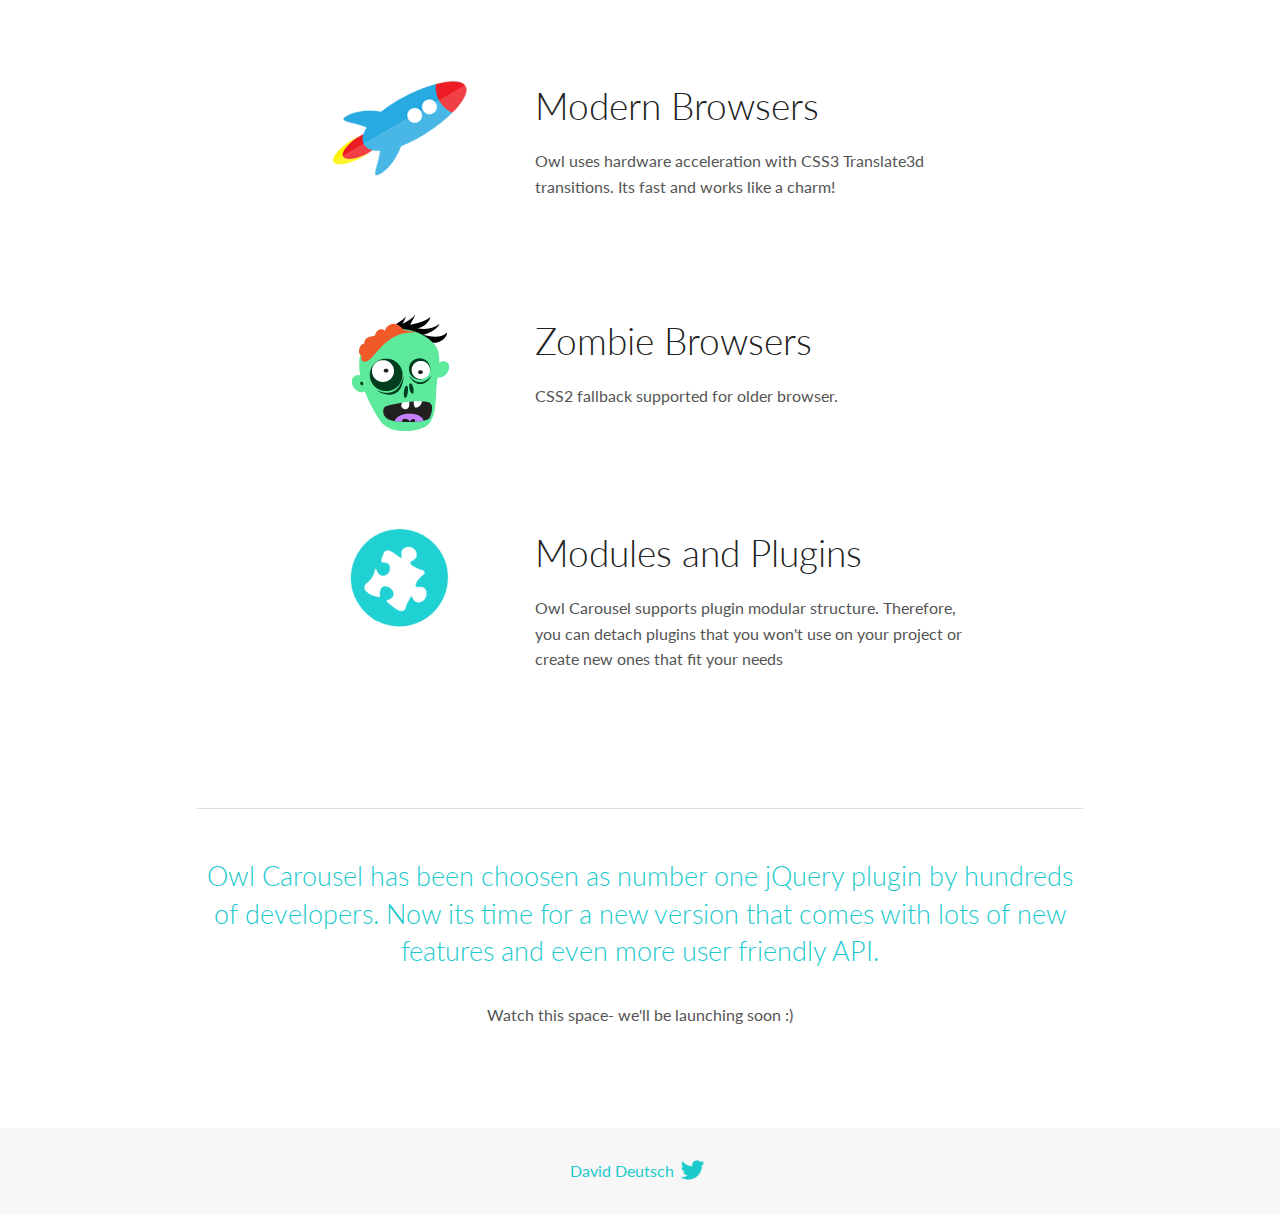
<file: carousel/OwlCarousel2-develop/OwlCarousel2-develop/docs/index.html>
<!DOCTYPE html>
<html lang="en">
  <head>

    <!-- head -->
    <meta charset="utf-8">
    <meta name="msapplication-tap-highlight" content="no" />
    <meta name="viewport" content="width=device-width, initial-scale=1.0" />
    <meta name="description" content="Touch enabled jQuery plugin that lets you create beautiful responsive carousel slider.">
    <meta name="author" content="David Deutsch">
    <title>
      Home | Owl Carousel | 2.3.4
    </title>

    <!-- Stylesheets -->
    <link href='https://fonts.googleapis.com/css?family=Lato:300,400,700,400italic,300italic' rel='stylesheet' type='text/css'>
    <link rel="stylesheet" href="assets/css/docs.theme.min.css">

    <!-- Owl Stylesheets -->
    <link rel="stylesheet" href="assets/owlcarousel/assets/owl.carousel.min.css">
    <link rel="stylesheet" href="assets/owlcarousel/assets/owl.theme.default.min.css">

    <!-- HTML5 shim and Respond.js IE8 support of HTML5 elements and media queries -->

    <!--[if lt IE 9]>
      <script src="https://oss.maxcdn.com/libs/html5shiv/3.7.0/html5shiv.js"></script>
      <script src="https://oss.maxcdn.com/libs/respond.js/1.3.0/respond.min.js"></script>
    <![endif]-->

    <!-- Favicons -->
    <link rel="apple-touch-icon-precomposed" sizes="144x144" href="assets/ico/apple-touch-icon-144-precomposed.png">
    <link rel="shortcut icon" href="assets/ico/favicon.png">
    <link rel="shortcut icon" href="favicon.ico">

    <!-- Yeah i know js should not be in header. Its required for demos.-->

    <!-- javascript -->
    <script src="assets/vendors/jquery.min.js"></script>
    <script src="assets/owlcarousel/owl.carousel.js"></script>
  </head>
  <body>

    <!-- header -->
    <header class="header">
      <div class="row">
        <div class="large-12 columns">
          <div class="brand left">
            <h3>
              <a href="/OwlCarousel2/">owl.carousel.js</a> 
            </h3>
          </div>
          <a id="toggle-nav" class="right">
            <span></span> <span></span> <span></span> 
          </a> 
          <div class="nav-bar">
            <ul class="clearfix">
              <li class="active">
                <a href="/OwlCarousel2/index.html">Home</a> 
              </li>
              <li> <a href="/OwlCarousel2/demos/demos.html">Demos</a>  </li>
              <li> <a href="/OwlCarousel2/docs/started-welcome.html">Docs</a>  </li>
              <li>
                <a href="https://github.com/OwlCarousel2/OwlCarousel2/archive/2.3.4.zip">Download</a> 
                <span class="download"></span> 
              </li>
            </ul>
          </div>
        </div>
      </div>
    </header>

    <!-- home panel -->
    <section id="hero">
      <div class="row">
        <div class="large-8 medium-8 columns">
          <h1>Owl Carousel 2</h1>
          <h4>Touch enabled jQuery plugin that lets you create a beautiful responsive carousel slider.</h4>
          <a href="https://github.com/OwlCarousel2/OwlCarousel2/archive/2.3.4.zip" class="hero-button">Download</a> 
          <a href="https://github.com/OwlCarousel2/OwlCarousel2" class="hero-button outline">Github</a> 
          <p>2.3.4</p>
        </div>
        <div class="large-4 medium-4 columns">
          <img class="owl-logo" src="assets/img/owl-logo.png" alt="mr. Owl">
        </div>
      </div>
    </section>

    <!-- body -->
    <div class="home-demo">
      <div class="row">
        <div class="large-12 columns">
          <h3>Demo</h3>
          <div class="owl-carousel">
            <div class="item">
              <h2>Swipe</h2>
            </div>
            <div class="item">
              <h2>Drag</h2>
            </div>
            <div class="item">
              <h2>Responsive</h2>
            </div>
            <div class="item">
              <h2>CSS3</h2>
            </div>
            <div class="item">
              <h2>Fast</h2>
            </div>
            <div class="item">
              <h2>Easy</h2>
            </div>
            <div class="item">
              <h2>Free</h2>
            </div>
            <div class="item">
              <h2>Upgradable</h2>
            </div>
            <div class="item">
              <h2>Tons of options</h2>
            </div>
            <div class="item">
              <h2>Infinity</h2>
            </div>
            <div class="item">
              <h2>Auto Width</h2>
            </div>
          </div>
        </div>
      </div>
    </div>
    <script>
      var owl = $('.owl-carousel');
      owl.owlCarousel({
        margin: 10,
        loop: true,
        responsive: {
          0: {
            items: 1
          },
          600: {
            items: 2
          },
          1000: {
            items: 3
          }
        }
      })
    </script>

    <!-- features -->
    <div id="features">
      <div class="row">
        <div class="small-12 medium-9 small-centered columns">
          <section class="row feature">
            <div class="medium-4 small-12 columns">
              <img src="assets/img/feature-options.png" alt="">
            </div>
            <div class="medium-8 small-12 columns">
              <h2>Fully Customisable</h2>
              <p>Over 60 options. Easy for novice users and even more powerful for advanced developers.</p>
            </div>
          </section>
          <section class="row feature">
            <div class="medium-4 small-12 columns">
              <img src="assets/img/feature-drag.png" alt="">
            </div>
            <div class="medium-8 small-12 columns">
              <h2>Touch and Drag Support</h2>
              <p>Designed specially to boost mobile browsing experience. Mouse drag works great on desktop too!</p>
            </div>
          </section>
          <section class="row feature">
            <div class="medium-4 small-12 columns">
              <img src="assets/img/feature-responsive.png" alt="">
            </div>
            <div class="medium-8 small-12 columns">
              <h2>Fully Responsive</h2>
              <p>Almost all options are responsive and include very intuitive breakpoints settings.</p>
            </div>
          </section>
          <section class="row feature">
            <div class="medium-4 small-12 columns">
              <img src="assets/img/feature-modern.png" alt="">
            </div>
            <div class="medium-8 small-12 columns">
              <h2>Modern Browsers</h2>
              <p>Owl uses hardware acceleration with CSS3 Translate3d transitions. Its fast and works like a charm! </p>
            </div>
          </section>
          <section class="row feature">
            <div class="medium-4 small-12 columns">
              <img src="assets/img/feature-zombie.png" alt="">
            </div>
            <div class="medium-8 small-12 columns">
              <h2>Zombie Browsers</h2>
              <p>CSS2 fallback supported for older browser.</p>
            </div>
          </section>
          <section class="row feature">
            <div class="medium-4 small-12 columns">
              <img src="assets/img/feature-module.png" alt="">
            </div>
            <div class="medium-8 small-12 columns">
              <h2>Modules and Plugins</h2>
              <p>Owl Carousel supports plugin modular structure. Therefore, you can detach plugins that you won&#x27;t use on your project or create new ones that fit your needs</p>
            </div>
          </section>
        </div>
      </div>
    </div>

    <!-- footer -->
    <section id="teaser-text">
      <div class="row">
        <div class="small-12 medium-11 small-centered columns">
          <hr>
          <h3 id="owl-carousel-has-been-choosen-as-number-one-jquery-plugin-by-hundreds-of-developers-now-its-time-for-a-new-version-that-comes-with-lots-of-new-features-and-even-more-user-friendly-api-">Owl Carousel has been choosen as number one jQuery plugin by hundreds of developers. Now its time for a new version that comes with lots of new features and even more user friendly API.</h3>
          <p>Watch this space- we&#39;ll be launching soon :)</p>
        </div>
      </div>
    </section>

    <!-- footer -->
    <footer class="footer">
      <div class="row">
        <div class="large-12 columns">
          <h5>
            <a href="/OwlCarousel2/docs/support-contact.html">David Deutsch</a> 
            <a id="custom-tweet-button" href="https://twitter.com/share?url=https://github.com/OwlCarousel2/OwlCarousel2&text=Owl Carousel - This is so awesome! " target="_blank"></a> 
          </h5>
        </div>
      </div>
    </footer>

    <!-- vendors -->
    <script src="assets/vendors/highlight.js"></script>
    <script src="assets/js/app.js"></script>
  </body>
</html>
</file>
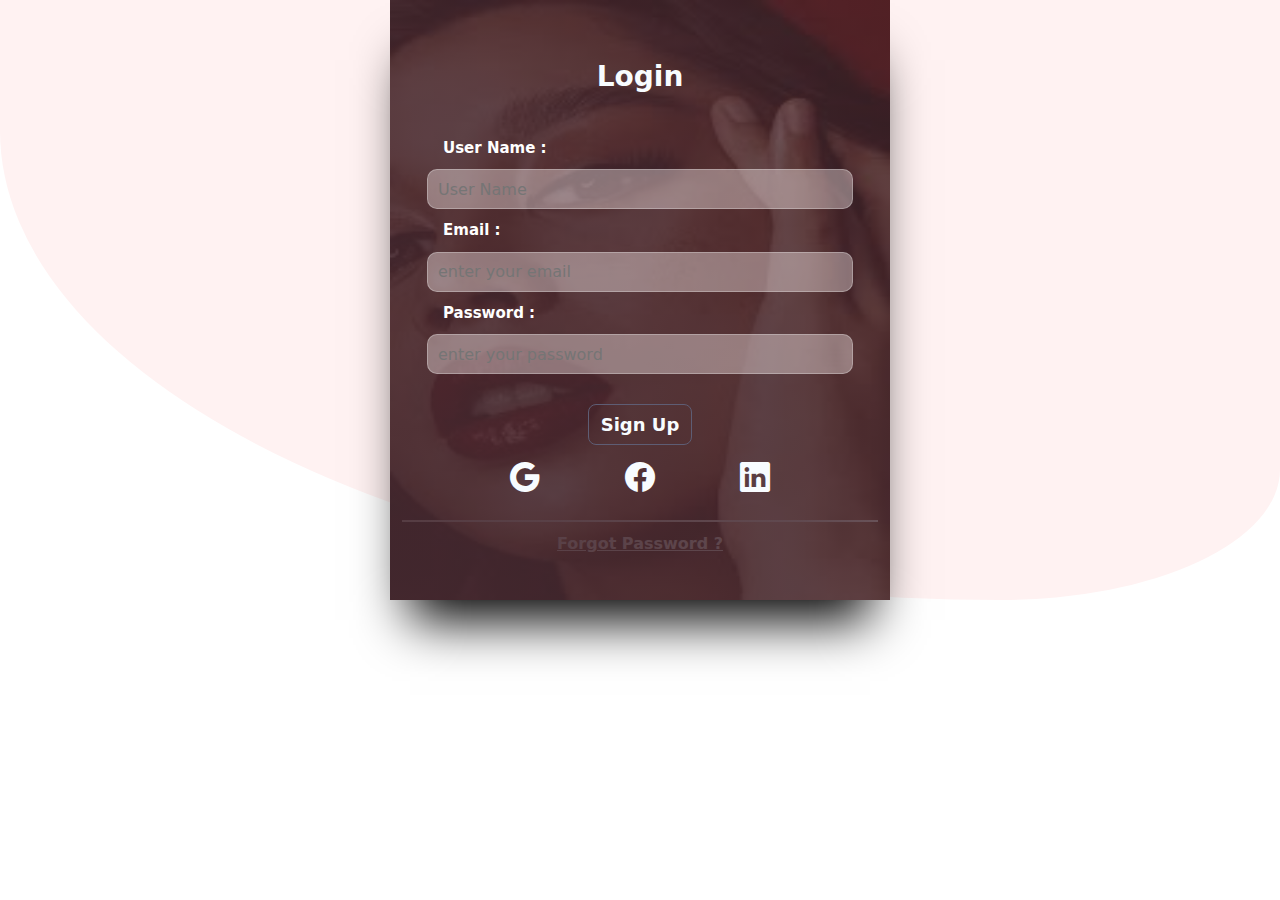
<file: Login/Login-index.html>
<!DOCTYPE html>
<html lang="en">
<head>
    <meta charset="UTF-8">
    <meta http-equiv="X-UA-Compatible" content="IE=edge">
    <meta name="viewport" content="width=device-width, initial-scale=1.0">
    <title>Document</title>
    <link rel="stylesheet" href="https://cdn.jsdelivr.net/npm/bootstrap@5.1.1/dist/css/bootstrap.min.css" integrity="sha384-F3w7mX95PdgyTmZZMECAngseQB83DfGTowi0iMjiWaeVhAn4FJkqJByhZMI3AhiU" crossorigin="anonymous">
    <link rel="stylesheet" href="https://cdn.jsdelivr.net/npm/bootstrap-icons@1.3.0/font/bootstrap-icons.css">
    <link rel="stylesheet" href="https://cdnjs.cloudflare.com/ajax/libs/animate.css/4.1.1/animate.min.css"/>
    <link rel="stylesheet" href="bootstrap-5.0.2-dist/css/bootstrap.rtl.min.css">
    <link rel="stylesheet" href="bootstrap-5.0.2-dist/css/bootstrap-utilities.rtl.min.css">
    <script src="bootstrap-5.0.2-dist/js/bootstrap.min.js"></script>
    <script src="bootstrap-5.0.2-dist/js/bootstrap.bundle.min.js"></script>
    <link rel="stylesheet" href="Login-index.css">
</head>
<body>
    <section class="login-form">
        <div class="container">
<div class="background-form">
                <img src="img/login/bg-2.jpg">
            </div>
            <form action="">
                            
                <div class="form-title">
                    <h2>Login</h2>
                </div>
                <div class="form-option"> 
                    <label for="user-name" class="form-label">
                    User Name : 
                </label>
                <input class="form-input" id="user-name" type="text" placeholder="User Name">
                </div>
                <div class="form-option">
                    <label for="user-email" class="form-label">
                    Email : 
                </label>
                <input class="form-input" id="user-email" type="email" placeholder="enter your email">
                </div>
                <div class="form-option">
                    <label for="user-password" class="form-label">
                    Password :
                </label>
                <input class="form-input" id="user-password" type="password" placeholder="enter your password">
                </div>
               <button class="btn form-button" type="submit">
                    Sign Up
                </button>
                <div class="social-account">
                    <a href="" class="social"><i class="bi bi-google"></i></a>
                    <a href="" class="social"><i class="bi bi-facebook"></i></a>
                    <a href="" class="social"><i class="bi bi-linkedin"></i></a>
                </div>
            </form>
            <div class="login-forgot">
                <a href="">Forgot Password ?</a>
            </div>
        </div>
    </section>
</body>
</html>
</file>
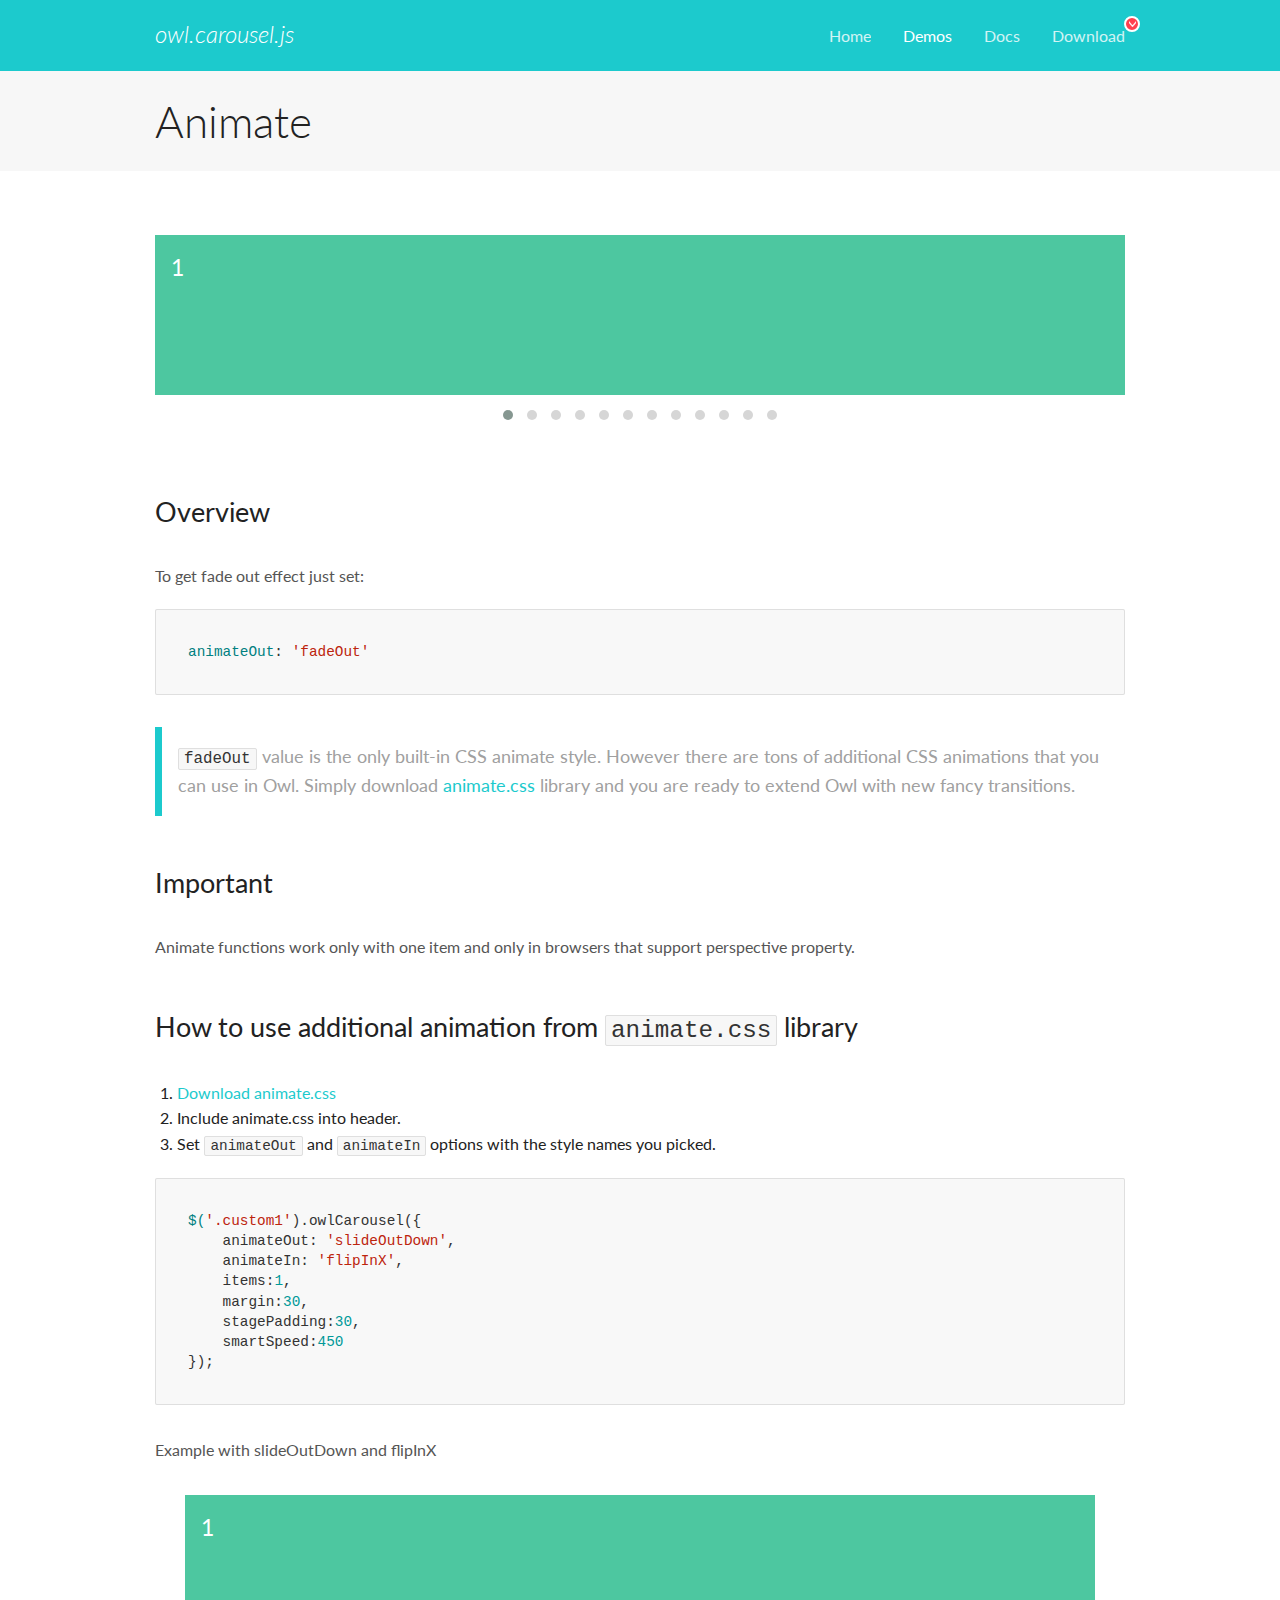
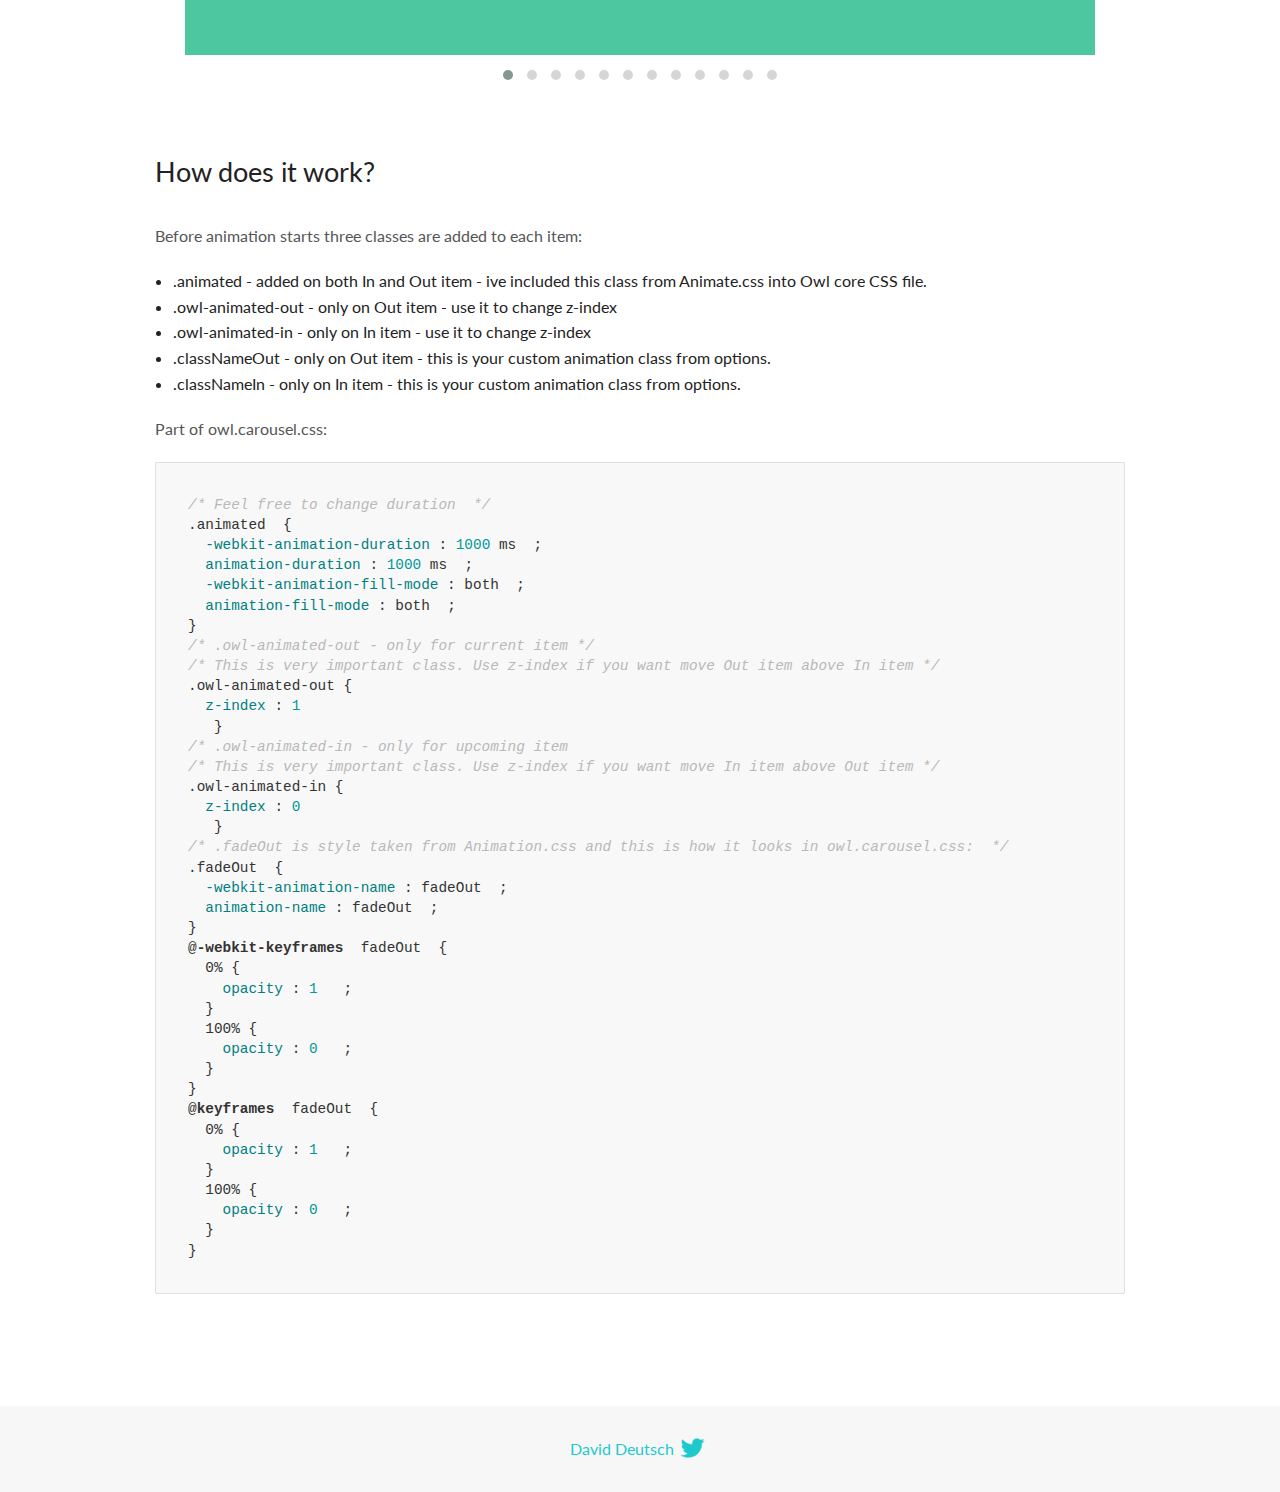
<file: carousel/OwlCarousel2-develop/OwlCarousel2-develop/docs/demos/animate.html>
<!DOCTYPE html>
<html lang="en">
  <head>

    <!-- head -->
    <meta charset="utf-8">
    <meta name="msapplication-tap-highlight" content="no" />
    <meta name="viewport" content="width=device-width, initial-scale=1.0" />
    <meta name="description" content="Animate carousel">
    <meta name="author" content="David Deutsch">
    <title>
      Animate Demo | Owl Carousel | 2.3.4
    </title>

    <!-- Stylesheets -->
    <link href='https://fonts.googleapis.com/css?family=Lato:300,400,700,400italic,300italic' rel='stylesheet' type='text/css'>
    <link rel="stylesheet" href="../assets/css/docs.theme.min.css">

    <!-- Owl Stylesheets -->
    <link rel="stylesheet" href="../assets/owlcarousel/assets/owl.carousel.min.css">
    <link rel="stylesheet" href="../assets/owlcarousel/assets/owl.theme.default.min.css">

    <!-- HTML5 shim and Respond.js IE8 support of HTML5 elements and media queries -->

    <!--[if lt IE 9]>
      <script src="https://oss.maxcdn.com/libs/html5shiv/3.7.0/html5shiv.js"></script>
      <script src="https://oss.maxcdn.com/libs/respond.js/1.3.0/respond.min.js"></script>
    <![endif]-->

    <!-- Favicons -->
    <link rel="apple-touch-icon-precomposed" sizes="144x144" href="../assets/ico/apple-touch-icon-144-precomposed.png">
    <link rel="shortcut icon" href="../assets/ico/favicon.png">
    <link rel="shortcut icon" href="favicon.ico">

    <!-- Yeah i know js should not be in header. Its required for demos.-->

    <!-- javascript -->
    <script src="../assets/vendors/jquery.min.js"></script>
    <script src="../assets/owlcarousel/owl.carousel.js"></script>
  </head>
  <body>

    <!-- header -->
    <header class="header">
      <div class="row">
        <div class="large-12 columns">
          <div class="brand left">
            <h3>
              <a href="/OwlCarousel2/">owl.carousel.js</a> 
            </h3>
          </div>
          <a id="toggle-nav" class="right">
            <span></span> <span></span> <span></span> 
          </a> 
          <div class="nav-bar">
            <ul class="clearfix">
              <li> <a href="/OwlCarousel2/index.html">Home</a>  </li>
              <li class="active">
                <a href="/OwlCarousel2/demos/demos.html">Demos</a> 
              </li>
              <li> <a href="/OwlCarousel2/docs/started-welcome.html">Docs</a>  </li>
              <li>
                <a href="https://github.com/OwlCarousel2/OwlCarousel2/archive/2.3.4.zip">Download</a> 
                <span class="download"></span> 
              </li>
            </ul>
          </div>
        </div>
      </div>
    </header>

    <!-- title -->
    <section class="title">
      <div class="row">
        <div class="large-12 columns">
          <h1>Animate</h1>
        </div>
      </div>
    </section>

    <!--  Demos -->
    <section id="demos">
      <div class="row">
        <div class="large-12 columns">
          <div class="fadeOut owl-carousel owl-theme">
            <div class="item">
              <h4>1</h4>
            </div>
            <div class="item">
              <h4>2</h4>
            </div>
            <div class="item">
              <h4>3</h4>
            </div>
            <div class="item">
              <h4>4</h4>
            </div>
            <div class="item">
              <h4>5</h4>
            </div>
            <div class="item">
              <h4>6</h4>
            </div>
            <div class="item">
              <h4>7</h4>
            </div>
            <div class="item">
              <h4>8</h4>
            </div>
            <div class="item">
              <h4>9</h4>
            </div>
            <div class="item">
              <h4>10</h4>
            </div>
            <div class="item">
              <h4>11</h4>
            </div>
            <div class="item">
              <h4>12</h4>
            </div>
          </div>
          <h3 id="overview">Overview</h3>
          <p>To get fade out effect just set:</p>
          <pre><code>animateOut: &#39;fadeOut&#39;</code></pre>
          <blockquote>
            <p><code>fadeOut</code> value is the only built-in CSS animate style. However there are tons of additional CSS animations that you can use in Owl. Simply download
              <a href="https://daneden.github.io/animate.css/">animate.css</a>  library and you are ready to extend Owl with new fancy transitions.</p>
          </blockquote>
          <h3 id="important">Important</h3>
          <p>Animate functions work only with one item and only in browsers that support perspective property.</p>
          <h3 id="how-to-use-additional-animation-from-animate-css-library">How to use additional animation from <code>animate.css</code> library</h3>
          <ol>
            <li> <a href="https://daneden.github.io/animate.css/">Download animate.css</a>  </li>
            <li>Include animate.css into header.</li>
            <li>Set <code>animateOut</code> and <code>animateIn</code> options with the style names you picked.</li>
          </ol>
          <pre><code>$(&#39;.custom1&#39;).owlCarousel({
    animateOut: &#39;slideOutDown&#39;,
    animateIn: &#39;flipInX&#39;,
    items:1,
    margin:30,
    stagePadding:30,
    smartSpeed:450
});</code></pre>
          <p>Example with slideOutDown and flipInX</p>
          <div class="custom1 owl-carousel owl-theme">
            <div class="item">
              <h4>1</h4>
            </div>
            <div class="item">
              <h4>2</h4>
            </div>
            <div class="item">
              <h4>3</h4>
            </div>
            <div class="item">
              <h4>4</h4>
            </div>
            <div class="item">
              <h4>5</h4>
            </div>
            <div class="item">
              <h4>6</h4>
            </div>
            <div class="item">
              <h4>7</h4>
            </div>
            <div class="item">
              <h4>8</h4>
            </div>
            <div class="item">
              <h4>9</h4>
            </div>
            <div class="item">
              <h4>10</h4>
            </div>
            <div class="item">
              <h4>11</h4>
            </div>
            <div class="item">
              <h4>12</h4>
            </div>
          </div>
          <h3 id="how-does-it-work-">How does it work?</h3>
          <p>Before animation starts three classes are added to each item:</p>
          <ul>
            <li>.animated - added on both In and Out item - ive included this class from Animate.css into Owl core CSS file.</li>
            <li>.owl-animated-out - only on Out item - use it to change z-index</li>
            <li>.owl-animated-in - only on In item - use it to change z-index</li>
            <li>.classNameOut - only on Out item - this is your custom animation class from options.</li>
            <li>.classNameIn - only on In item - this is your custom animation class from options.</li>
          </ul>
          <p>Part of owl.carousel.css:</p>
          <pre><code class="language-css"><span class="comment">/* Feel free to change duration  */</span> 
<span class="class">.animated</span>  <span class="rules">{
  <span class="rule"><span class="attribute">-webkit-animation-duration</span> :<span class="value"> <span class="number">1000</span> ms</span> </span> ;
  <span class="rule"><span class="attribute">animation-duration</span> :<span class="value"> <span class="number">1000</span> ms</span> </span> ;
  <span class="rule"><span class="attribute">-webkit-animation-fill-mode</span> :<span class="value"> both</span> </span> ;
  <span class="rule"><span class="attribute">animation-fill-mode</span> :<span class="value"> both</span> </span> ;
<span class="rule">}</span> </span> 
<span class="comment">/* .owl-animated-out - only for current item */</span> 
<span class="comment">/* This is very important class. Use z-index if you want move Out item above In item */</span> 
<span class="class">.owl-animated-out</span> <span class="rules">{
  <span class="rule"><span class="attribute">z-index</span> :<span class="value"> <span class="number">1</span> 
</span> </span> </span> }
<span class="comment">/* .owl-animated-in - only for upcoming item
/* This is very important class. Use z-index if you want move In item above Out item */</span> 
<span class="class">.owl-animated-in</span> <span class="rules">{
  <span class="rule"><span class="attribute">z-index</span> :<span class="value"> <span class="number">0</span> 
</span> </span> </span> }
<span class="comment">/* .fadeOut is style taken from Animation.css and this is how it looks in owl.carousel.css:  */</span> 
<span class="class">.fadeOut</span>  <span class="rules">{
  <span class="rule"><span class="attribute">-webkit-animation-name</span> :<span class="value"> fadeOut</span> </span> ;
  <span class="rule"><span class="attribute">animation-name</span> :<span class="value"> fadeOut</span> </span> ;
<span class="rule">}</span> </span> 
<span class="at_rule">@<span class="keyword">-webkit-keyframes</span>  fadeOut </span> {
  0% <span class="rules">{
    <span class="rule"><span class="attribute">opacity</span> :<span class="value"> <span class="number">1</span> </span> </span> ;
  <span class="rule">}</span> </span> 
  100% <span class="rules">{
    <span class="rule"><span class="attribute">opacity</span> :<span class="value"> <span class="number">0</span> </span> </span> ;
  <span class="rule">}</span> </span> 
}
<span class="at_rule">@<span class="keyword">keyframes</span>  fadeOut </span> {
  0% <span class="rules">{
    <span class="rule"><span class="attribute">opacity</span> :<span class="value"> <span class="number">1</span> </span> </span> ;
  <span class="rule">}</span> </span> 
  100% <span class="rules">{
    <span class="rule"><span class="attribute">opacity</span> :<span class="value"> <span class="number">0</span> </span> </span> ;
  <span class="rule">}</span> </span> 
}</code></pre>
          <link rel="stylesheet" href="../assets/css/animate.css">
          <script>
            jQuery(document).ready(function($) {
              $('.fadeOut').owlCarousel({
                items: 1,
                animateOut: 'fadeOut',
                loop: true,
                margin: 10,
              });
              $('.custom1').owlCarousel({
                animateOut: 'slideOutDown',
                animateIn: 'flipInX',
                items: 1,
                margin: 30,
                stagePadding: 30,
                smartSpeed: 450
              });
            });
          </script>
        </div>
      </div>
    </section>

    <!-- footer -->
    <footer class="footer">
      <div class="row">
        <div class="large-12 columns">
          <h5>
            <a href="/OwlCarousel2/docs/support-contact.html">David Deutsch</a> 
            <a id="custom-tweet-button" href="https://twitter.com/share?url=https://github.com/OwlCarousel2/OwlCarousel2&text=Owl Carousel - This is so awesome! " target="_blank"></a> 
          </h5>
        </div>
      </div>
    </footer>

    <!-- vendors -->
    <script src="../assets/vendors/highlight.js"></script>
    <script src="../assets/js/app.js"></script>
  </body>
</html>
</file>
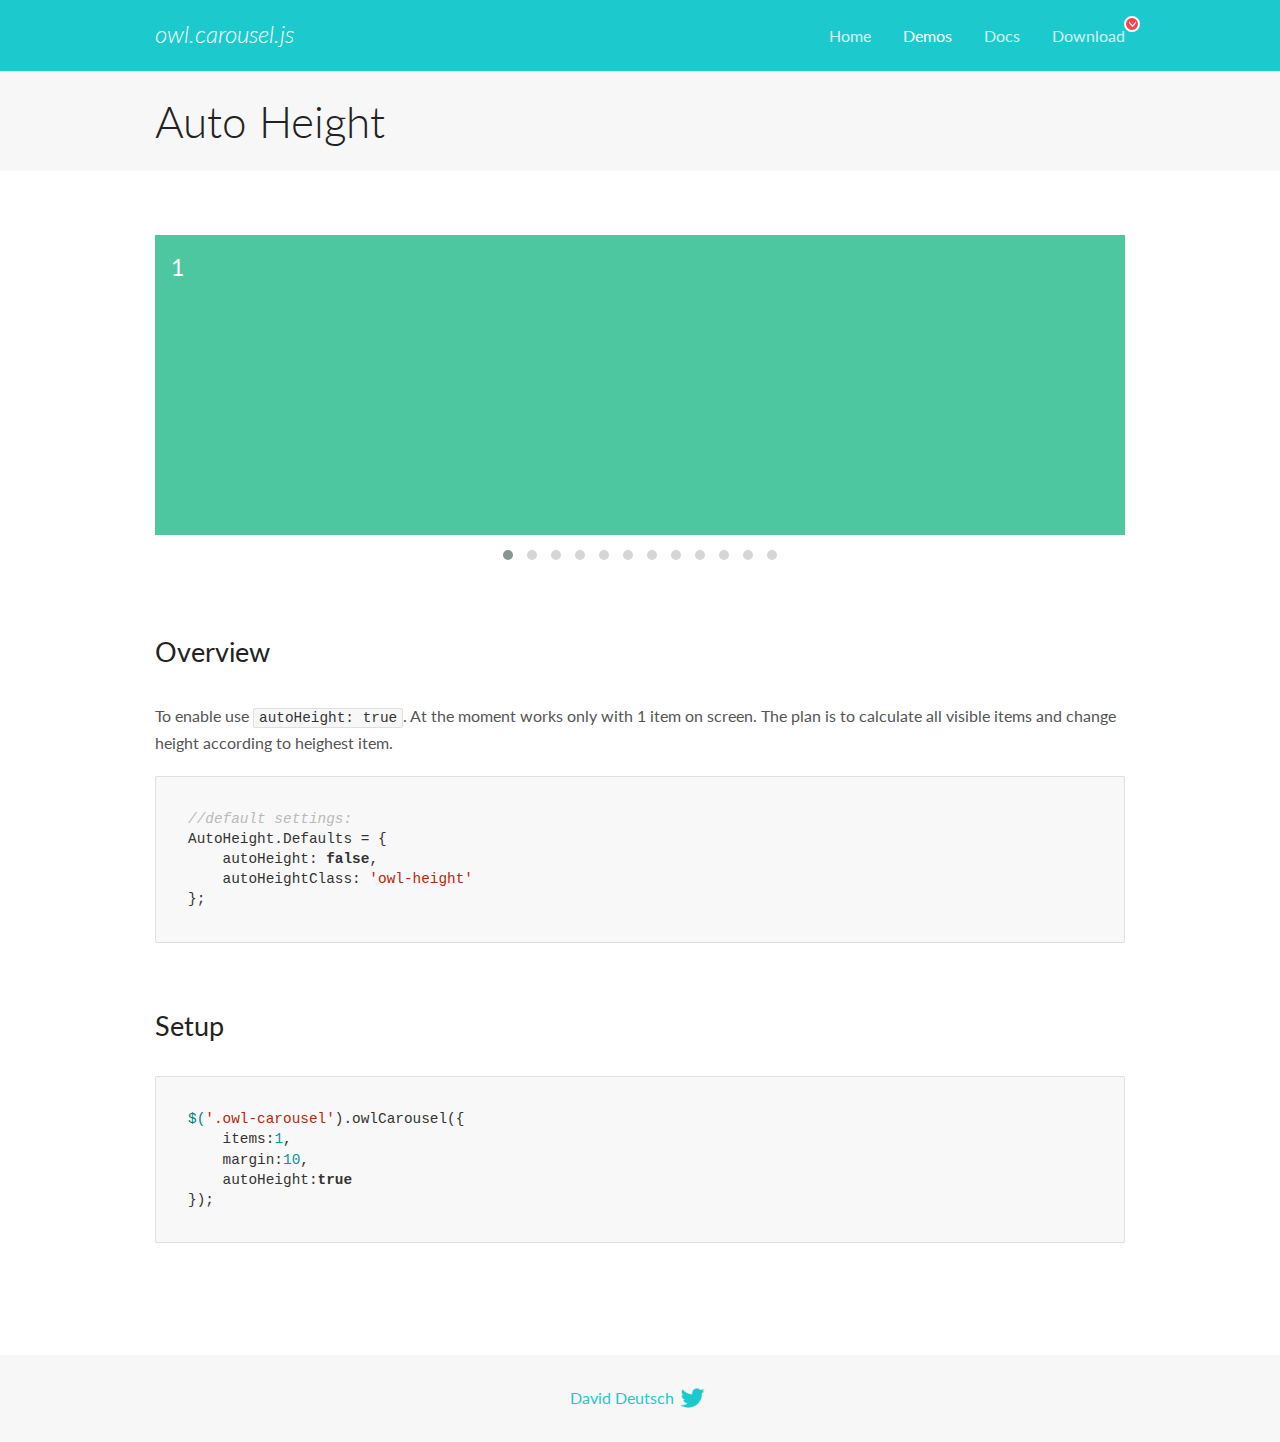
<file: carousel/OwlCarousel2-develop/OwlCarousel2-develop/docs/demos/autoheight.html>
<!DOCTYPE html>
<html lang="en">
  <head>

    <!-- head -->
    <meta charset="utf-8">
    <meta name="msapplication-tap-highlight" content="no" />
    <meta name="viewport" content="width=device-width, initial-scale=1.0" />
    <meta name="description" content="autoHeight usage demo">
    <meta name="author" content="David Deutsch">
    <title>
      Auto Height Demo | Owl Carousel | 2.3.4
    </title>

    <!-- Stylesheets -->
    <link href='https://fonts.googleapis.com/css?family=Lato:300,400,700,400italic,300italic' rel='stylesheet' type='text/css'>
    <link rel="stylesheet" href="../assets/css/docs.theme.min.css">

    <!-- Owl Stylesheets -->
    <link rel="stylesheet" href="../assets/owlcarousel/assets/owl.carousel.min.css">
    <link rel="stylesheet" href="../assets/owlcarousel/assets/owl.theme.default.min.css">

    <!-- HTML5 shim and Respond.js IE8 support of HTML5 elements and media queries -->

    <!--[if lt IE 9]>
      <script src="https://oss.maxcdn.com/libs/html5shiv/3.7.0/html5shiv.js"></script>
      <script src="https://oss.maxcdn.com/libs/respond.js/1.3.0/respond.min.js"></script>
    <![endif]-->

    <!-- Favicons -->
    <link rel="apple-touch-icon-precomposed" sizes="144x144" href="../assets/ico/apple-touch-icon-144-precomposed.png">
    <link rel="shortcut icon" href="../assets/ico/favicon.png">
    <link rel="shortcut icon" href="favicon.ico">

    <!-- Yeah i know js should not be in header. Its required for demos.-->

    <!-- javascript -->
    <script src="../assets/vendors/jquery.min.js"></script>
    <script src="../assets/owlcarousel/owl.carousel.js"></script>
  </head>
  <body>

    <!-- header -->
    <header class="header">
      <div class="row">
        <div class="large-12 columns">
          <div class="brand left">
            <h3>
              <a href="/OwlCarousel2/">owl.carousel.js</a> 
            </h3>
          </div>
          <a id="toggle-nav" class="right">
            <span></span> <span></span> <span></span> 
          </a> 
          <div class="nav-bar">
            <ul class="clearfix">
              <li> <a href="/OwlCarousel2/index.html">Home</a>  </li>
              <li class="active">
                <a href="/OwlCarousel2/demos/demos.html">Demos</a> 
              </li>
              <li> <a href="/OwlCarousel2/docs/started-welcome.html">Docs</a>  </li>
              <li>
                <a href="https://github.com/OwlCarousel2/OwlCarousel2/archive/2.3.4.zip">Download</a> 
                <span class="download"></span> 
              </li>
            </ul>
          </div>
        </div>
      </div>
    </header>

    <!-- title -->
    <section class="title">
      <div class="row">
        <div class="large-12 columns">
          <h1>Auto Height</h1>
        </div>
      </div>
    </section>

    <!--  Demos -->
    <section id="demos">
      <div class="row">
        <div class="large-12 columns">
          <div class="owl-carousel owl-theme">
            <div class="item" style="height:300px">
              <h4>1</h4>
            </div>
            <div class="item" style="height:100px">
              <h4>2</h4>
            </div>
            <div class="item" style="height:500px">
              <h4>3</h4>
            </div>
            <div class="item" style="height:250px">
              <h4>4</h4>
            </div>
            <div class="item" style="height:400px">
              <h4>5</h4>
            </div>
            <div class="item" style="height:500px">
              <h4>6</h4>
            </div>
            <div class="item" style="height:600px">
              <h4>7</h4>
            </div>
            <div class="item" style="height:400px">
              <h4>8</h4>
            </div>
            <div class="item" style="height:300px">
              <h4>9</h4>
            </div>
            <div class="item" style="height:350px">
              <h4>10</h4>
            </div>
            <div class="item" style="height:200px">
              <h4>11</h4>
            </div>
            <div class="item" style="height:150px">
              <h4>12</h4>
            </div>
          </div>
          <h3 id="overview">Overview</h3>
          <p>To enable use <code>autoHeight: true</code>. At the moment works only with 1 item on screen. The plan is to calculate all visible items and change height according to heighest item.</p>
          <pre><code>//default settings:
AutoHeight.Defaults = {
    autoHeight: false,
    autoHeightClass: &#39;owl-height&#39;
};</code></pre>
          <h3 id="setup">Setup</h3>
          <pre><code>$(&#39;.owl-carousel&#39;).owlCarousel({
    items:1,
    margin:10,
    autoHeight:true
});</code></pre>
          <script>
            $(document).ready(function() {
              $('.owl-carousel').owlCarousel({
                items: 1,
                margin: 10,
                autoHeight: true
              });
            })
          </script>
        </div>
      </div>
    </section>

    <!-- footer -->
    <footer class="footer">
      <div class="row">
        <div class="large-12 columns">
          <h5>
            <a href="/OwlCarousel2/docs/support-contact.html">David Deutsch</a> 
            <a id="custom-tweet-button" href="https://twitter.com/share?url=https://github.com/OwlCarousel2/OwlCarousel2&text=Owl Carousel - This is so awesome! " target="_blank"></a> 
          </h5>
        </div>
      </div>
    </footer>

    <!-- vendors -->
    <script src="../assets/vendors/highlight.js"></script>
    <script src="../assets/js/app.js"></script>
  </body>
</html>
</file>
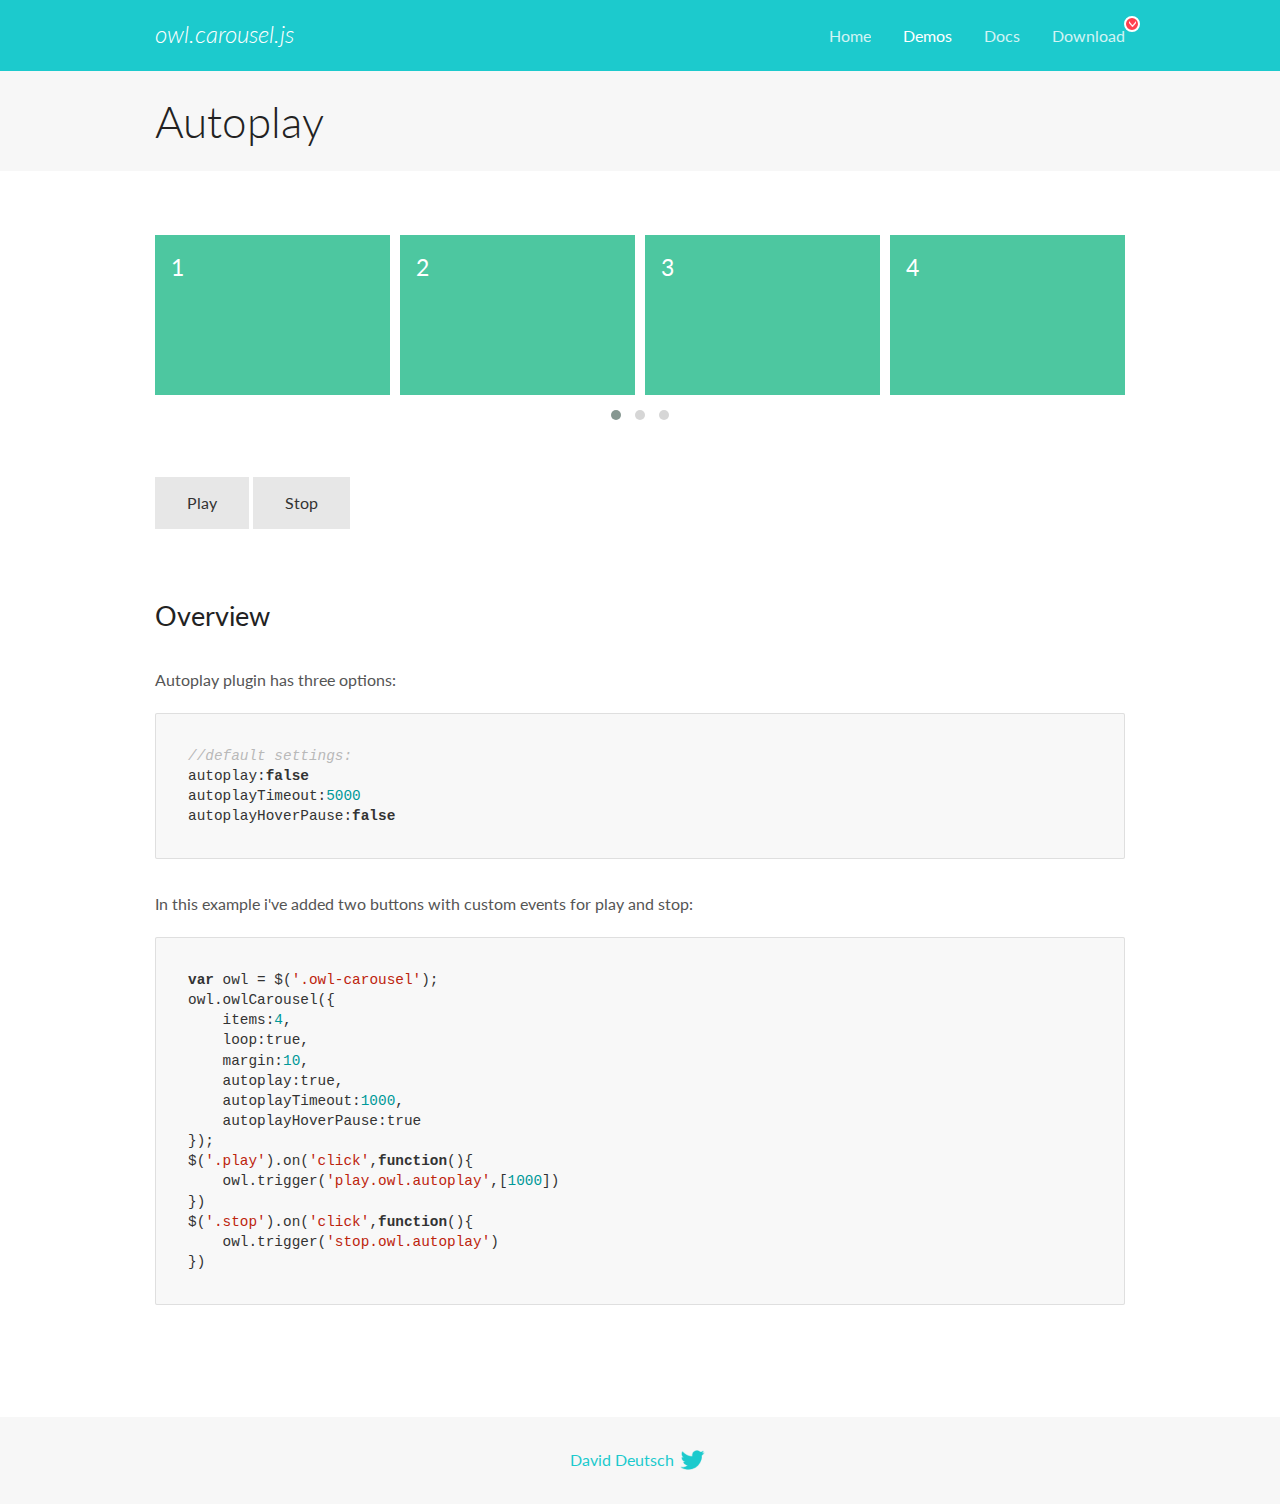
<file: carousel/OwlCarousel2-develop/OwlCarousel2-develop/docs/demos/autoplay.html>
<!DOCTYPE html>
<html lang="en">
  <head>

    <!-- head -->
    <meta charset="utf-8">
    <meta name="msapplication-tap-highlight" content="no" />
    <meta name="viewport" content="width=device-width, initial-scale=1.0" />
    <meta name="description" content="Autoplay usage demo">
    <meta name="author" content="David Deutsch">
    <title>
      Autoplay Demo | Owl Carousel | 2.3.4
    </title>

    <!-- Stylesheets -->
    <link href='https://fonts.googleapis.com/css?family=Lato:300,400,700,400italic,300italic' rel='stylesheet' type='text/css'>
    <link rel="stylesheet" href="../assets/css/docs.theme.min.css">

    <!-- Owl Stylesheets -->
    <link rel="stylesheet" href="../assets/owlcarousel/assets/owl.carousel.min.css">
    <link rel="stylesheet" href="../assets/owlcarousel/assets/owl.theme.default.min.css">

    <!-- HTML5 shim and Respond.js IE8 support of HTML5 elements and media queries -->

    <!--[if lt IE 9]>
      <script src="https://oss.maxcdn.com/libs/html5shiv/3.7.0/html5shiv.js"></script>
      <script src="https://oss.maxcdn.com/libs/respond.js/1.3.0/respond.min.js"></script>
    <![endif]-->

    <!-- Favicons -->
    <link rel="apple-touch-icon-precomposed" sizes="144x144" href="../assets/ico/apple-touch-icon-144-precomposed.png">
    <link rel="shortcut icon" href="../assets/ico/favicon.png">
    <link rel="shortcut icon" href="favicon.ico">

    <!-- Yeah i know js should not be in header. Its required for demos.-->

    <!-- javascript -->
    <script src="../assets/vendors/jquery.min.js"></script>
    <script src="../assets/owlcarousel/owl.carousel.js"></script>
  </head>
  <body>

    <!-- header -->
    <header class="header">
      <div class="row">
        <div class="large-12 columns">
          <div class="brand left">
            <h3>
              <a href="/OwlCarousel2/">owl.carousel.js</a> 
            </h3>
          </div>
          <a id="toggle-nav" class="right">
            <span></span> <span></span> <span></span> 
          </a> 
          <div class="nav-bar">
            <ul class="clearfix">
              <li> <a href="/OwlCarousel2/index.html">Home</a>  </li>
              <li class="active">
                <a href="/OwlCarousel2/demos/demos.html">Demos</a> 
              </li>
              <li> <a href="/OwlCarousel2/docs/started-welcome.html">Docs</a>  </li>
              <li>
                <a href="https://github.com/OwlCarousel2/OwlCarousel2/archive/2.3.4.zip">Download</a> 
                <span class="download"></span> 
              </li>
            </ul>
          </div>
        </div>
      </div>
    </header>

    <!-- title -->
    <section class="title">
      <div class="row">
        <div class="large-12 columns">
          <h1>Autoplay</h1>
        </div>
      </div>
    </section>

    <!--  Demos -->
    <section id="demos">
      <div class="row">
        <div class="large-12 columns">
          <div class="owl-carousel owl-theme">
            <div class="item">
              <h4>1</h4>
            </div>
            <div class="item">
              <h4>2</h4>
            </div>
            <div class="item">
              <h4>3</h4>
            </div>
            <div class="item">
              <h4>4</h4>
            </div>
            <div class="item">
              <h4>5</h4>
            </div>
            <div class="item">
              <h4>6</h4>
            </div>
            <div class="item">
              <h4>7</h4>
            </div>
            <div class="item">
              <h4>8</h4>
            </div>
            <div class="item">
              <h4>9</h4>
            </div>
            <div class="item">
              <h4>10</h4>
            </div>
            <div class="item">
              <h4>11</h4>
            </div>
            <div class="item">
              <h4>12</h4>
            </div>
          </div>
          <a class="button secondary play">Play</a> 
          <a class="button secondary stop">Stop</a> 
          <h3 id="overview">Overview</h3>
          <p>Autoplay plugin has three options:</p>
          <pre><code>//default settings:
autoplay:false
autoplayTimeout:5000
autoplayHoverPause:false</code></pre>
          <p>In this example i&#39;ve added two buttons with custom events for play and stop:</p>
          <pre><code>var owl = $(&#39;.owl-carousel&#39;);
owl.owlCarousel({
    items:4,
    loop:true,
    margin:10,
    autoplay:true,
    autoplayTimeout:1000,
    autoplayHoverPause:true
});
$(&#39;.play&#39;).on(&#39;click&#39;,function(){
    owl.trigger(&#39;play.owl.autoplay&#39;,[1000])
})
$(&#39;.stop&#39;).on(&#39;click&#39;,function(){
    owl.trigger(&#39;stop.owl.autoplay&#39;)
})</code></pre>
          <script>
            $(document).ready(function() {
              var owl = $('.owl-carousel');
              owl.owlCarousel({
                items: 4,
                loop: true,
                margin: 10,
                autoplay: true,
                autoplayTimeout: 1000,
                autoplayHoverPause: true
              });
              $('.play').on('click', function() {
                owl.trigger('play.owl.autoplay', [1000])
              })
              $('.stop').on('click', function() {
                owl.trigger('stop.owl.autoplay')
              })
            })
          </script>
        </div>
      </div>
    </section>

    <!-- footer -->
    <footer class="footer">
      <div class="row">
        <div class="large-12 columns">
          <h5>
            <a href="/OwlCarousel2/docs/support-contact.html">David Deutsch</a> 
            <a id="custom-tweet-button" href="https://twitter.com/share?url=https://github.com/OwlCarousel2/OwlCarousel2&text=Owl Carousel - This is so awesome! " target="_blank"></a> 
          </h5>
        </div>
      </div>
    </footer>

    <!-- vendors -->
    <script src="../assets/vendors/highlight.js"></script>
    <script src="../assets/js/app.js"></script>
  </body>
</html>
</file>
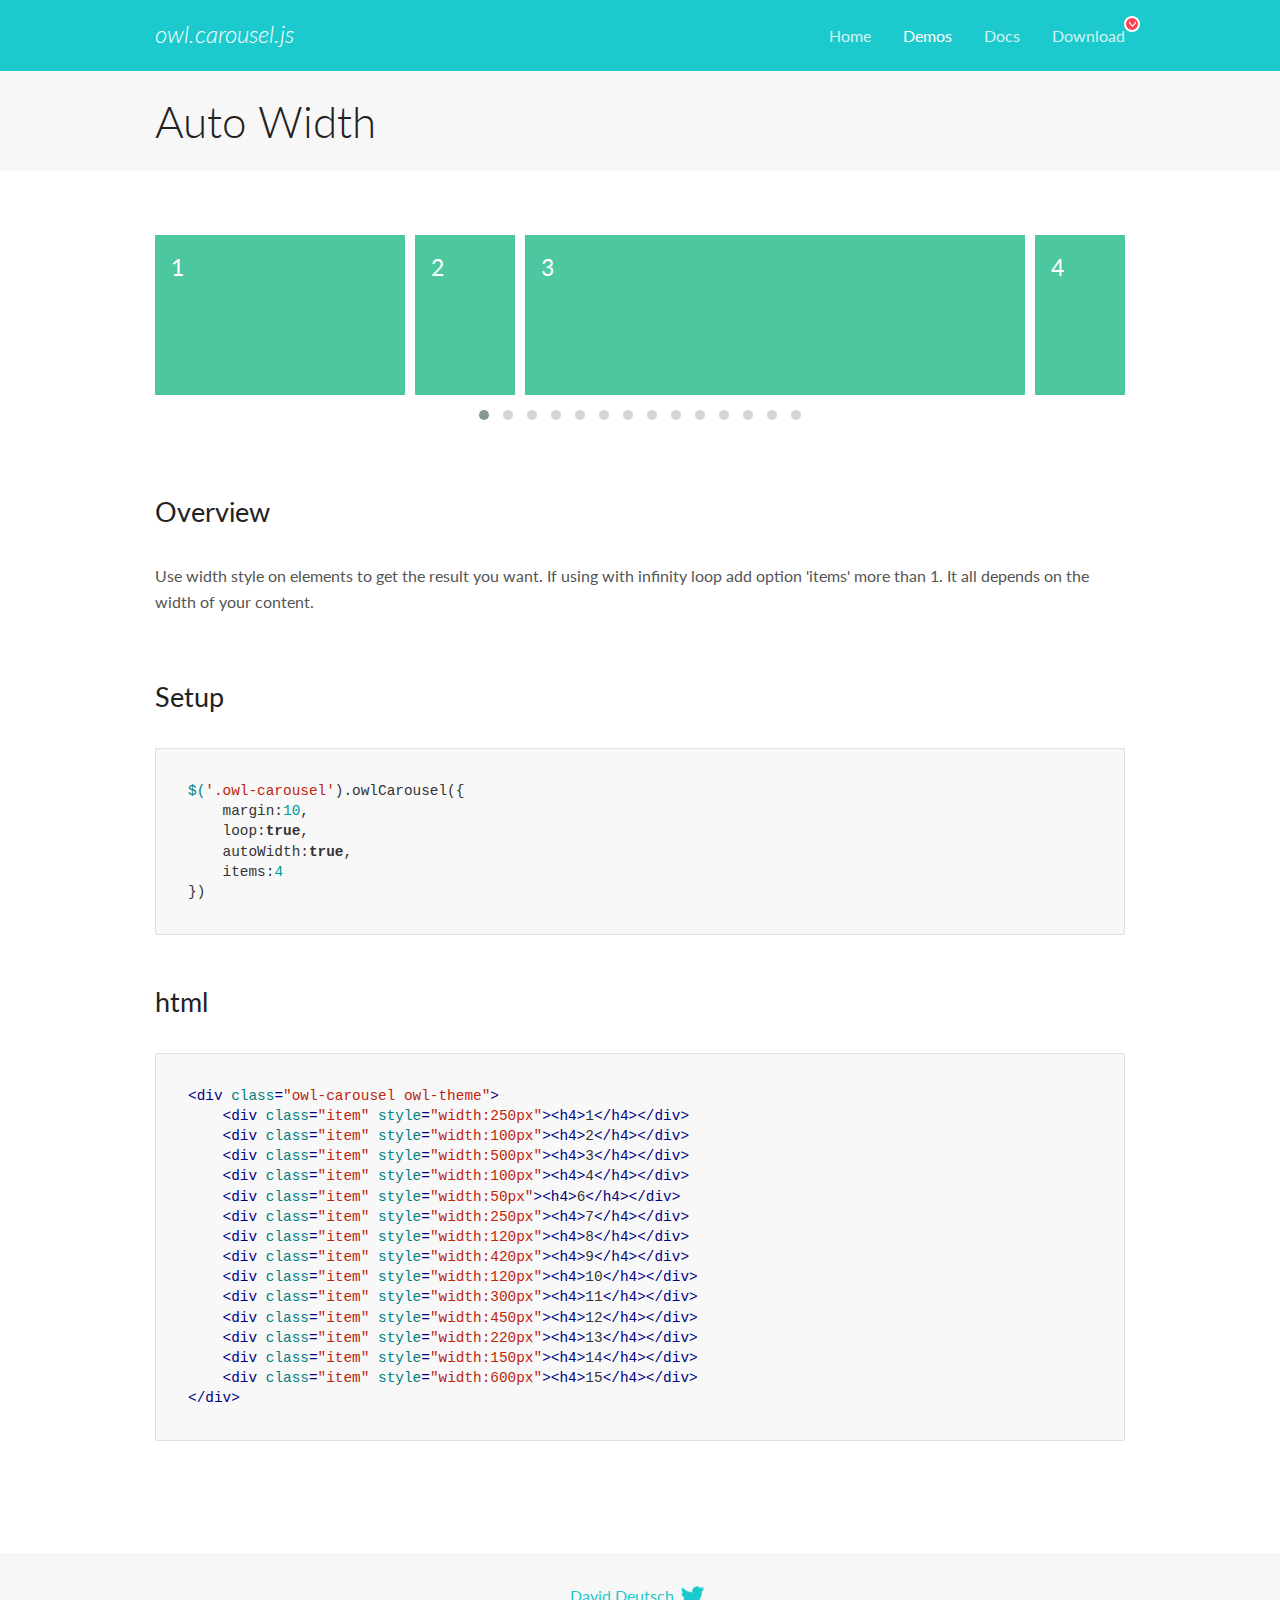
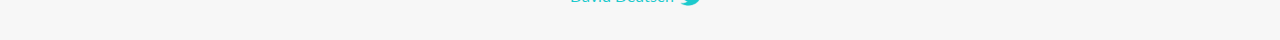
<file: carousel/OwlCarousel2-develop/OwlCarousel2-develop/docs/demos/autowidth.html>
<!DOCTYPE html>
<html lang="en">
  <head>

    <!-- head -->
    <meta charset="utf-8">
    <meta name="msapplication-tap-highlight" content="no" />
    <meta name="viewport" content="width=device-width, initial-scale=1.0" />
    <meta name="description" content="Auto Width">
    <meta name="author" content="David Deutsch">
    <title>
      Auto Width Demo | Owl Carousel | 2.3.4
    </title>

    <!-- Stylesheets -->
    <link href='https://fonts.googleapis.com/css?family=Lato:300,400,700,400italic,300italic' rel='stylesheet' type='text/css'>
    <link rel="stylesheet" href="../assets/css/docs.theme.min.css">

    <!-- Owl Stylesheets -->
    <link rel="stylesheet" href="../assets/owlcarousel/assets/owl.carousel.min.css">
    <link rel="stylesheet" href="../assets/owlcarousel/assets/owl.theme.default.min.css">

    <!-- HTML5 shim and Respond.js IE8 support of HTML5 elements and media queries -->

    <!--[if lt IE 9]>
      <script src="https://oss.maxcdn.com/libs/html5shiv/3.7.0/html5shiv.js"></script>
      <script src="https://oss.maxcdn.com/libs/respond.js/1.3.0/respond.min.js"></script>
    <![endif]-->

    <!-- Favicons -->
    <link rel="apple-touch-icon-precomposed" sizes="144x144" href="../assets/ico/apple-touch-icon-144-precomposed.png">
    <link rel="shortcut icon" href="../assets/ico/favicon.png">
    <link rel="shortcut icon" href="favicon.ico">

    <!-- Yeah i know js should not be in header. Its required for demos.-->

    <!-- javascript -->
    <script src="../assets/vendors/jquery.min.js"></script>
    <script src="../assets/owlcarousel/owl.carousel.js"></script>
  </head>
  <body>

    <!-- header -->
    <header class="header">
      <div class="row">
        <div class="large-12 columns">
          <div class="brand left">
            <h3>
              <a href="/OwlCarousel2/">owl.carousel.js</a> 
            </h3>
          </div>
          <a id="toggle-nav" class="right">
            <span></span> <span></span> <span></span> 
          </a> 
          <div class="nav-bar">
            <ul class="clearfix">
              <li> <a href="/OwlCarousel2/index.html">Home</a>  </li>
              <li class="active">
                <a href="/OwlCarousel2/demos/demos.html">Demos</a> 
              </li>
              <li> <a href="/OwlCarousel2/docs/started-welcome.html">Docs</a>  </li>
              <li>
                <a href="https://github.com/OwlCarousel2/OwlCarousel2/archive/2.3.4.zip">Download</a> 
                <span class="download"></span> 
              </li>
            </ul>
          </div>
        </div>
      </div>
    </header>

    <!-- title -->
    <section class="title">
      <div class="row">
        <div class="large-12 columns">
          <h1>Auto Width</h1>
        </div>
      </div>
    </section>

    <!--  Demos -->
    <section id="demos">
      <div class="row">
        <div class="large-12 columns">
          <div class="owl-carousel owl-theme">
            <div class="item" style="width:250px">
              <h4>1</h4>
            </div>
            <div class="item" style="width:100px">
              <h4>2</h4>
            </div>
            <div class="item" style="width:500px">
              <h4>3</h4>
            </div>
            <div class="item" style="width:100px">
              <h4>4</h4>
            </div>
            <div class="item" style="width:50px">
              <h4>6</h4>
            </div>
            <div class="item" style="width:250px">
              <h4>7</h4>
            </div>
            <div class="item" style="width:120px">
              <h4>8</h4>
            </div>
            <div class="item" style="width:420px">
              <h4>9</h4>
            </div>
            <div class="item" style="width:120px">
              <h4>10</h4>
            </div>
            <div class="item" style="width:300px">
              <h4>11</h4>
            </div>
            <div class="item" style="width:450px">
              <h4>12</h4>
            </div>
            <div class="item" style="width:220px">
              <h4>13</h4>
            </div>
            <div class="item" style="width:150px">
              <h4>14</h4>
            </div>
            <div class="item" style="width:600px">
              <h4>15</h4>
            </div>
          </div>
          <h3 id="overview">Overview</h3>
          <p>Use width style on elements to get the result you want. If using with infinity loop add option &#39;items&#39; more than 1. It all depends on the width of your content.</p>
          <h3 id="setup">Setup</h3>
          <pre><code>$(&#39;.owl-carousel&#39;).owlCarousel({
    margin:10,
    loop:true,
    autoWidth:true,
    items:4
})</code></pre>
          <h3 id="html">html</h3>
          <pre><code>&lt;div class=&quot;owl-carousel owl-theme&quot;&gt;
    &lt;div class=&quot;item&quot; style=&quot;width:250px&quot;&gt;&lt;h4&gt;1&lt;/h4&gt;&lt;/div&gt;
    &lt;div class=&quot;item&quot; style=&quot;width:100px&quot;&gt;&lt;h4&gt;2&lt;/h4&gt;&lt;/div&gt;
    &lt;div class=&quot;item&quot; style=&quot;width:500px&quot;&gt;&lt;h4&gt;3&lt;/h4&gt;&lt;/div&gt;
    &lt;div class=&quot;item&quot; style=&quot;width:100px&quot;&gt;&lt;h4&gt;4&lt;/h4&gt;&lt;/div&gt;
    &lt;div class=&quot;item&quot; style=&quot;width:50px&quot;&gt;&lt;h4&gt;6&lt;/h4&gt;&lt;/div&gt;
    &lt;div class=&quot;item&quot; style=&quot;width:250px&quot;&gt;&lt;h4&gt;7&lt;/h4&gt;&lt;/div&gt;
    &lt;div class=&quot;item&quot; style=&quot;width:120px&quot;&gt;&lt;h4&gt;8&lt;/h4&gt;&lt;/div&gt;
    &lt;div class=&quot;item&quot; style=&quot;width:420px&quot;&gt;&lt;h4&gt;9&lt;/h4&gt;&lt;/div&gt;
    &lt;div class=&quot;item&quot; style=&quot;width:120px&quot;&gt;&lt;h4&gt;10&lt;/h4&gt;&lt;/div&gt;
    &lt;div class=&quot;item&quot; style=&quot;width:300px&quot;&gt;&lt;h4&gt;11&lt;/h4&gt;&lt;/div&gt;
    &lt;div class=&quot;item&quot; style=&quot;width:450px&quot;&gt;&lt;h4&gt;12&lt;/h4&gt;&lt;/div&gt;
    &lt;div class=&quot;item&quot; style=&quot;width:220px&quot;&gt;&lt;h4&gt;13&lt;/h4&gt;&lt;/div&gt;
    &lt;div class=&quot;item&quot; style=&quot;width:150px&quot;&gt;&lt;h4&gt;14&lt;/h4&gt;&lt;/div&gt;
    &lt;div class=&quot;item&quot; style=&quot;width:600px&quot;&gt;&lt;h4&gt;15&lt;/h4&gt;&lt;/div&gt;
&lt;/div&gt;</code></pre>
          <script>
            $(document).ready(function() {
              $('.owl-carousel').owlCarousel({
                margin: 10,
                loop: true,
                autoWidth: true,
                items: 4
              })
            })
          </script>
        </div>
      </div>
    </section>

    <!-- footer -->
    <footer class="footer">
      <div class="row">
        <div class="large-12 columns">
          <h5>
            <a href="/OwlCarousel2/docs/support-contact.html">David Deutsch</a> 
            <a id="custom-tweet-button" href="https://twitter.com/share?url=https://github.com/OwlCarousel2/OwlCarousel2&text=Owl Carousel - This is so awesome! " target="_blank"></a> 
          </h5>
        </div>
      </div>
    </footer>

    <!-- vendors -->
    <script src="../assets/vendors/highlight.js"></script>
    <script src="../assets/js/app.js"></script>
  </body>
</html>
</file>
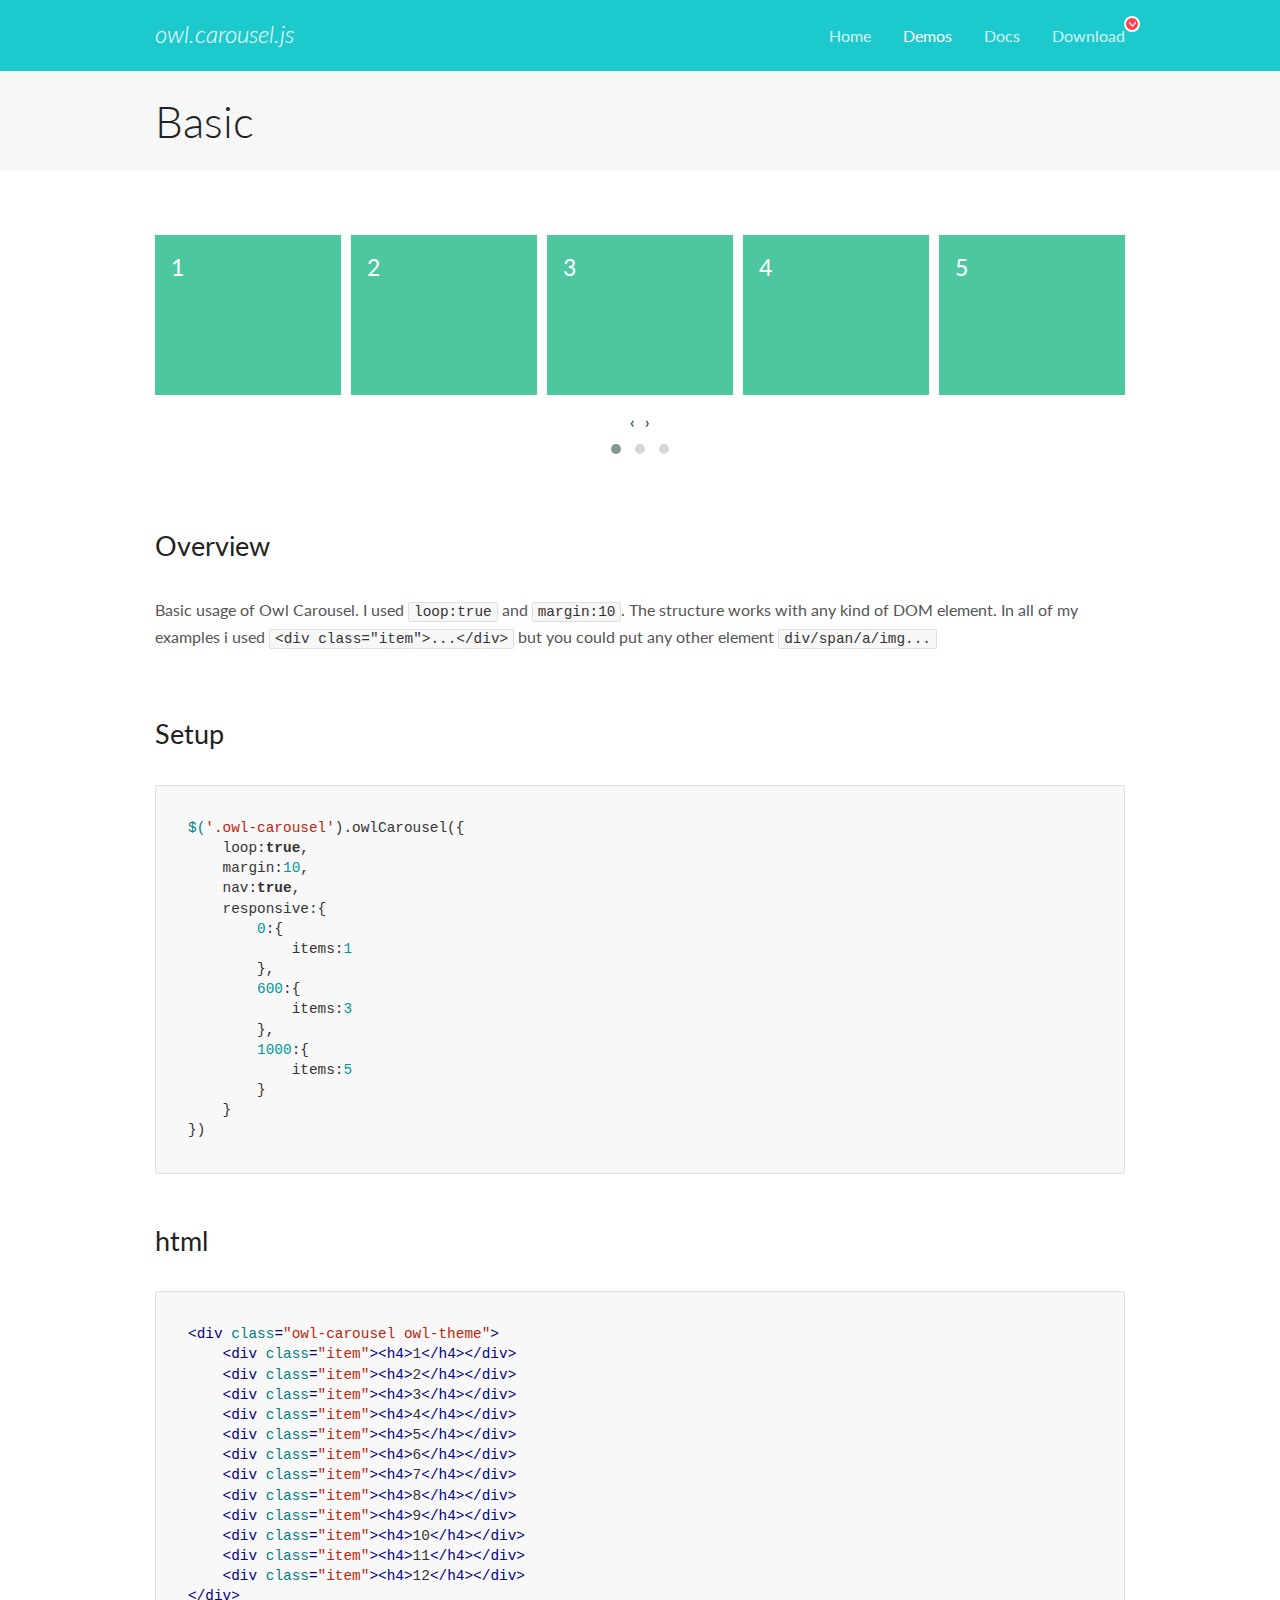
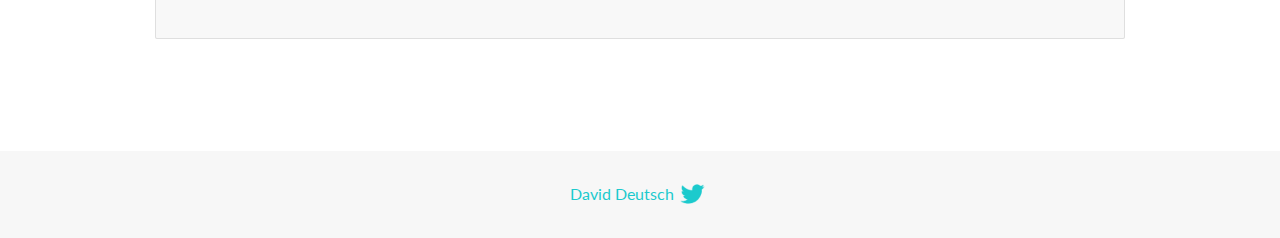
<file: carousel/OwlCarousel2-develop/OwlCarousel2-develop/docs/demos/basic.html>
<!DOCTYPE html>
<html lang="en">
  <head>

    <!-- head -->
    <meta charset="utf-8">
    <meta name="msapplication-tap-highlight" content="no" />
    <meta name="viewport" content="width=device-width, initial-scale=1.0" />
    <meta name="description" content="Basic usage demo">
    <meta name="author" content="David Deutsch">
    <title>
      Basic Demo | Owl Carousel | 2.3.4
    </title>

    <!-- Stylesheets -->
    <link href='https://fonts.googleapis.com/css?family=Lato:300,400,700,400italic,300italic' rel='stylesheet' type='text/css'>
    <link rel="stylesheet" href="../assets/css/docs.theme.min.css">

    <!-- Owl Stylesheets -->
    <link rel="stylesheet" href="../assets/owlcarousel/assets/owl.carousel.min.css">
    <link rel="stylesheet" href="../assets/owlcarousel/assets/owl.theme.default.min.css">

    <!-- HTML5 shim and Respond.js IE8 support of HTML5 elements and media queries -->

    <!--[if lt IE 9]>
      <script src="https://oss.maxcdn.com/libs/html5shiv/3.7.0/html5shiv.js"></script>
      <script src="https://oss.maxcdn.com/libs/respond.js/1.3.0/respond.min.js"></script>
    <![endif]-->

    <!-- Favicons -->
    <link rel="apple-touch-icon-precomposed" sizes="144x144" href="../assets/ico/apple-touch-icon-144-precomposed.png">
    <link rel="shortcut icon" href="../assets/ico/favicon.png">
    <link rel="shortcut icon" href="favicon.ico">

    <!-- Yeah i know js should not be in header. Its required for demos.-->

    <!-- javascript -->
    <script src="../assets/vendors/jquery.min.js"></script>
    <script src="../assets/owlcarousel/owl.carousel.js"></script>
  </head>
  <body>

    <!-- header -->
    <header class="header">
      <div class="row">
        <div class="large-12 columns">
          <div class="brand left">
            <h3>
              <a href="/OwlCarousel2/">owl.carousel.js</a> 
            </h3>
          </div>
          <a id="toggle-nav" class="right">
            <span></span> <span></span> <span></span> 
          </a> 
          <div class="nav-bar">
            <ul class="clearfix">
              <li> <a href="/OwlCarousel2/index.html">Home</a>  </li>
              <li class="active">
                <a href="/OwlCarousel2/demos/demos.html">Demos</a> 
              </li>
              <li> <a href="/OwlCarousel2/docs/started-welcome.html">Docs</a>  </li>
              <li>
                <a href="https://github.com/OwlCarousel2/OwlCarousel2/archive/2.3.4.zip">Download</a> 
                <span class="download"></span> 
              </li>
            </ul>
          </div>
        </div>
      </div>
    </header>

    <!-- title -->
    <section class="title">
      <div class="row">
        <div class="large-12 columns">
          <h1>Basic</h1>
        </div>
      </div>
    </section>

    <!--  Demos -->
    <section id="demos">
      <div class="row">
        <div class="large-12 columns">
          <div class="owl-carousel owl-theme">
            <div class="item">
              <h4>1</h4>
            </div>
            <div class="item">
              <h4>2</h4>
            </div>
            <div class="item">
              <h4>3</h4>
            </div>
            <div class="item">
              <h4>4</h4>
            </div>
            <div class="item">
              <h4>5</h4>
            </div>
            <div class="item">
              <h4>6</h4>
            </div>
            <div class="item">
              <h4>7</h4>
            </div>
            <div class="item">
              <h4>8</h4>
            </div>
            <div class="item">
              <h4>9</h4>
            </div>
            <div class="item">
              <h4>10</h4>
            </div>
            <div class="item">
              <h4>11</h4>
            </div>
            <div class="item">
              <h4>12</h4>
            </div>
          </div>
          <h3 id="overview">Overview</h3>
          <p>Basic usage of Owl Carousel. I used <code>loop:true</code> and <code>margin:10</code>. The structure works with any kind of DOM element. In all of my examples i used <code>&lt;div class=&quot;item&quot;&gt;...&lt;/div&gt;</code> but you could
            put any other element <code>div/span/a/img...</code></p>
          <h3 id="setup">Setup</h3>
          <pre><code>$(&#39;.owl-carousel&#39;).owlCarousel({
    loop:true,
    margin:10,
    nav:true,
    responsive:{
        0:{
            items:1
        },
        600:{
            items:3
        },
        1000:{
            items:5
        }
    }
})</code></pre>
          <h3 id="html">html</h3>
          <pre><code>&lt;div class=&quot;owl-carousel owl-theme&quot;&gt;
    &lt;div class=&quot;item&quot;&gt;&lt;h4&gt;1&lt;/h4&gt;&lt;/div&gt;
    &lt;div class=&quot;item&quot;&gt;&lt;h4&gt;2&lt;/h4&gt;&lt;/div&gt;
    &lt;div class=&quot;item&quot;&gt;&lt;h4&gt;3&lt;/h4&gt;&lt;/div&gt;
    &lt;div class=&quot;item&quot;&gt;&lt;h4&gt;4&lt;/h4&gt;&lt;/div&gt;
    &lt;div class=&quot;item&quot;&gt;&lt;h4&gt;5&lt;/h4&gt;&lt;/div&gt;
    &lt;div class=&quot;item&quot;&gt;&lt;h4&gt;6&lt;/h4&gt;&lt;/div&gt;
    &lt;div class=&quot;item&quot;&gt;&lt;h4&gt;7&lt;/h4&gt;&lt;/div&gt;
    &lt;div class=&quot;item&quot;&gt;&lt;h4&gt;8&lt;/h4&gt;&lt;/div&gt;
    &lt;div class=&quot;item&quot;&gt;&lt;h4&gt;9&lt;/h4&gt;&lt;/div&gt;
    &lt;div class=&quot;item&quot;&gt;&lt;h4&gt;10&lt;/h4&gt;&lt;/div&gt;
    &lt;div class=&quot;item&quot;&gt;&lt;h4&gt;11&lt;/h4&gt;&lt;/div&gt;
    &lt;div class=&quot;item&quot;&gt;&lt;h4&gt;12&lt;/h4&gt;&lt;/div&gt;
&lt;/div&gt;</code></pre>
          <script>
            $(document).ready(function() {
              var owl = $('.owl-carousel');
              owl.owlCarousel({
                margin: 10,
                nav: true,
                loop: true,
                responsive: {
                  0: {
                    items: 1
                  },
                  600: {
                    items: 3
                  },
                  1000: {
                    items: 5
                  }
                }
              })
            })
          </script>
        </div>
      </div>
    </section>

    <!-- footer -->
    <footer class="footer">
      <div class="row">
        <div class="large-12 columns">
          <h5>
            <a href="/OwlCarousel2/docs/support-contact.html">David Deutsch</a> 
            <a id="custom-tweet-button" href="https://twitter.com/share?url=https://github.com/OwlCarousel2/OwlCarousel2&text=Owl Carousel - This is so awesome! " target="_blank"></a> 
          </h5>
        </div>
      </div>
    </footer>

    <!-- vendors -->
    <script src="../assets/vendors/highlight.js"></script>
    <script src="../assets/js/app.js"></script>
  </body>
</html>
</file>
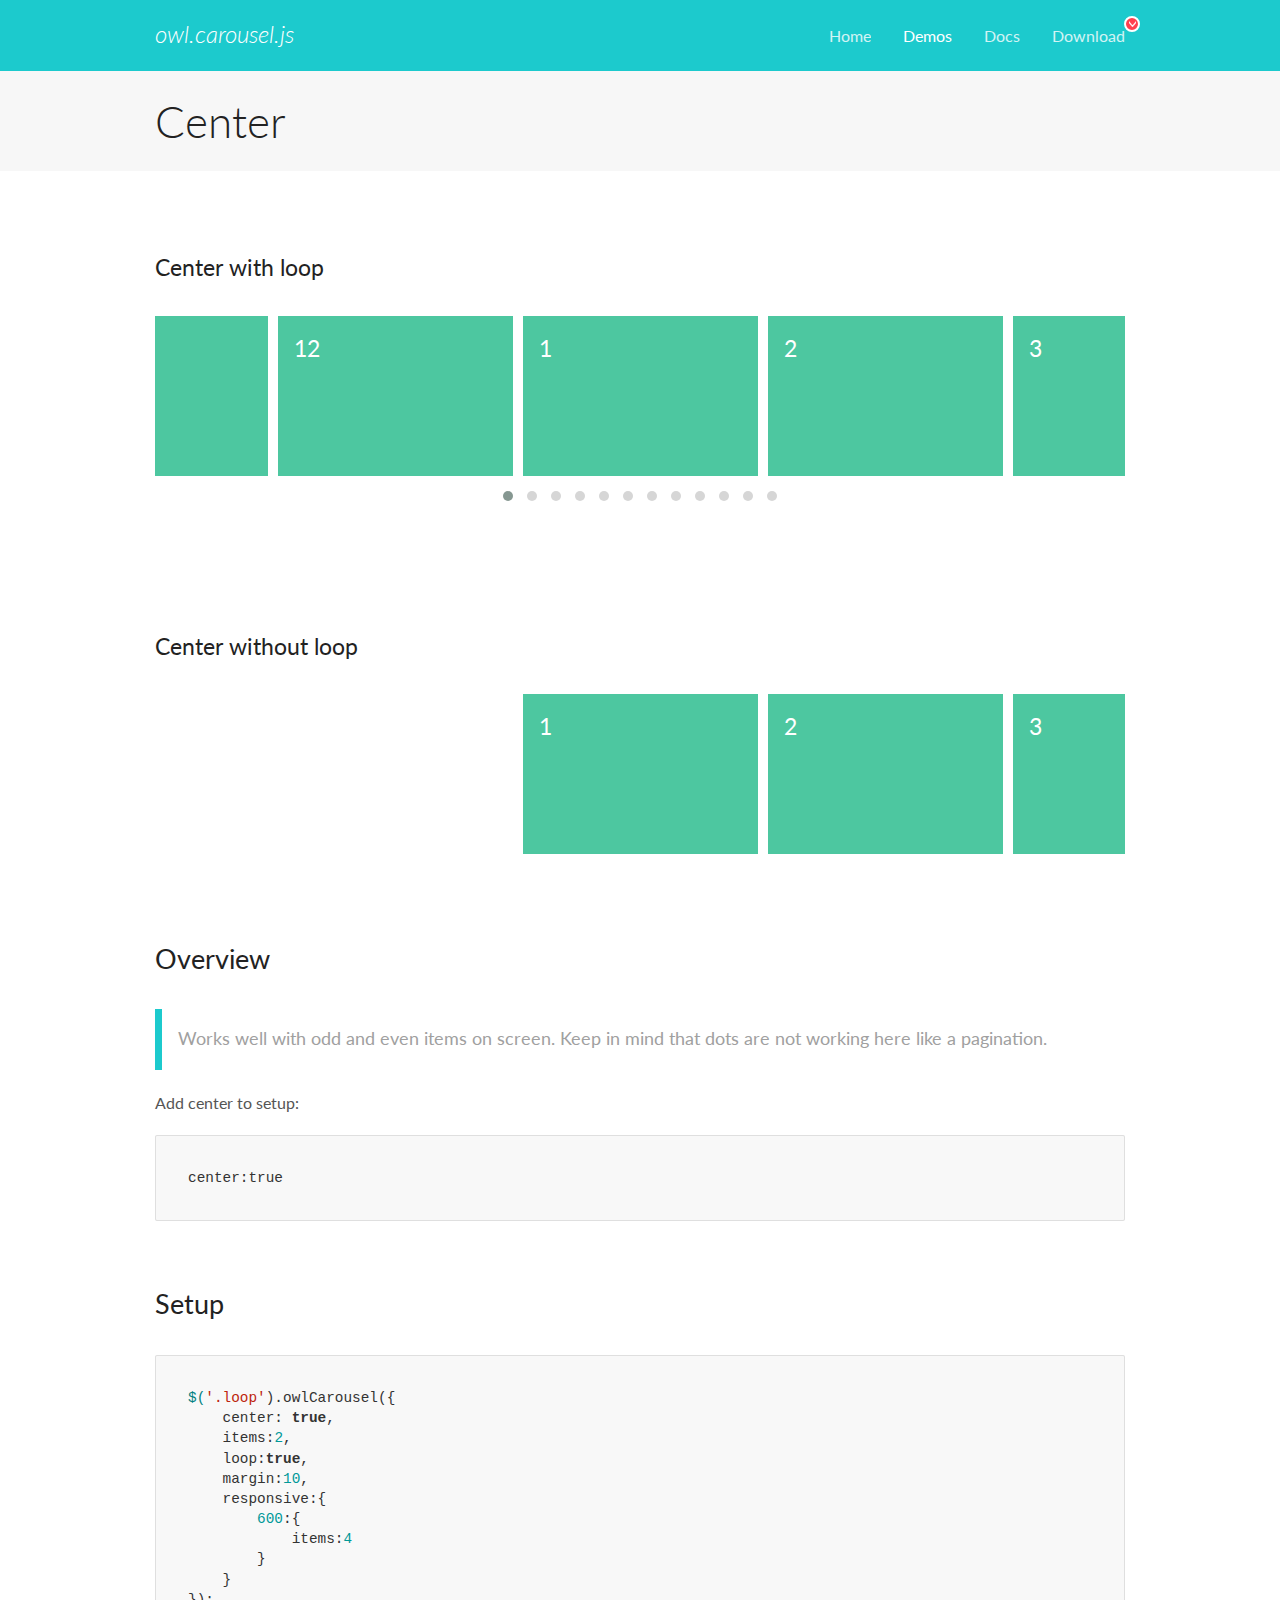
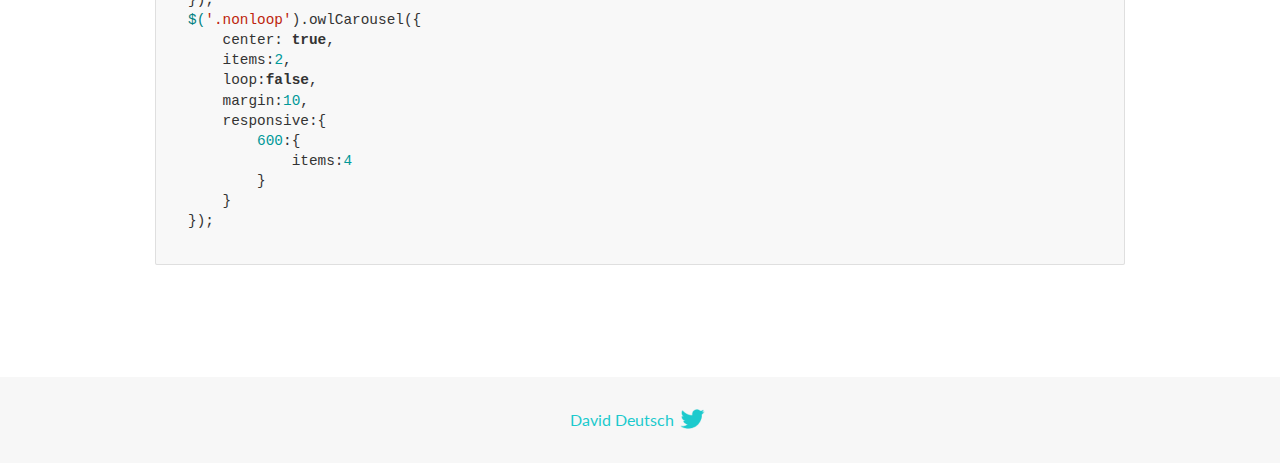
<file: carousel/OwlCarousel2-develop/OwlCarousel2-develop/docs/demos/center.html>
<!DOCTYPE html>
<html lang="en">
  <head>

    <!-- head -->
    <meta charset="utf-8">
    <meta name="msapplication-tap-highlight" content="no" />
    <meta name="viewport" content="width=device-width, initial-scale=1.0" />
    <meta name="description" content="Center carousel">
    <meta name="author" content="David Deutsch">
    <title>
      Center Demo | Owl Carousel | 2.3.4
    </title>

    <!-- Stylesheets -->
    <link href='https://fonts.googleapis.com/css?family=Lato:300,400,700,400italic,300italic' rel='stylesheet' type='text/css'>
    <link rel="stylesheet" href="../assets/css/docs.theme.min.css">

    <!-- Owl Stylesheets -->
    <link rel="stylesheet" href="../assets/owlcarousel/assets/owl.carousel.min.css">
    <link rel="stylesheet" href="../assets/owlcarousel/assets/owl.theme.default.min.css">

    <!-- HTML5 shim and Respond.js IE8 support of HTML5 elements and media queries -->

    <!--[if lt IE 9]>
      <script src="https://oss.maxcdn.com/libs/html5shiv/3.7.0/html5shiv.js"></script>
      <script src="https://oss.maxcdn.com/libs/respond.js/1.3.0/respond.min.js"></script>
    <![endif]-->

    <!-- Favicons -->
    <link rel="apple-touch-icon-precomposed" sizes="144x144" href="../assets/ico/apple-touch-icon-144-precomposed.png">
    <link rel="shortcut icon" href="../assets/ico/favicon.png">
    <link rel="shortcut icon" href="favicon.ico">

    <!-- Yeah i know js should not be in header. Its required for demos.-->

    <!-- javascript -->
    <script src="../assets/vendors/jquery.min.js"></script>
    <script src="../assets/owlcarousel/owl.carousel.js"></script>
  </head>
  <body>

    <!-- header -->
    <header class="header">
      <div class="row">
        <div class="large-12 columns">
          <div class="brand left">
            <h3>
              <a href="/OwlCarousel2/">owl.carousel.js</a> 
            </h3>
          </div>
          <a id="toggle-nav" class="right">
            <span></span> <span></span> <span></span> 
          </a> 
          <div class="nav-bar">
            <ul class="clearfix">
              <li> <a href="/OwlCarousel2/index.html">Home</a>  </li>
              <li class="active">
                <a href="/OwlCarousel2/demos/demos.html">Demos</a> 
              </li>
              <li> <a href="/OwlCarousel2/docs/started-welcome.html">Docs</a>  </li>
              <li>
                <a href="https://github.com/OwlCarousel2/OwlCarousel2/archive/2.3.4.zip">Download</a> 
                <span class="download"></span> 
              </li>
            </ul>
          </div>
        </div>
      </div>
    </header>

    <!-- title -->
    <section class="title">
      <div class="row">
        <div class="large-12 columns">
          <h1>Center</h1>
        </div>
      </div>
    </section>

    <!--  Demos -->
    <section id="demos">
      <div class="row">
        <div class="large-12 columns">
          <h4 id="center-with-loop">Center with loop</h4>
          <div class="loop owl-carousel owl-theme">
            <div class="item">
              <h4>1</h4>
            </div>
            <div class="item">
              <h4>2</h4>
            </div>
            <div class="item">
              <h4>3</h4>
            </div>
            <div class="item">
              <h4>4</h4>
            </div>
            <div class="item">
              <h4>5</h4>
            </div>
            <div class="item">
              <h4>6</h4>
            </div>
            <div class="item">
              <h4>7</h4>
            </div>
            <div class="item">
              <h4>8</h4>
            </div>
            <div class="item">
              <h4>9</h4>
            </div>
            <div class="item">
              <h4>10</h4>
            </div>
            <div class="item">
              <h4>11</h4>
            </div>
            <div class="item">
              <h4>12</h4>
            </div>
          </div>
          <br>
          <h4 id="center-without-loop">Center without loop</h4>
          <div class="nonloop owl-carousel">
            <div class="item">
              <h4>1</h4>
            </div>
            <div class="item">
              <h4>2</h4>
            </div>
            <div class="item">
              <h4>3</h4>
            </div>
            <div class="item">
              <h4>4</h4>
            </div>
            <div class="item">
              <h4>5</h4>
            </div>
            <div class="item">
              <h4>6</h4>
            </div>
            <div class="item">
              <h4>7</h4>
            </div>
            <div class="item">
              <h4>8</h4>
            </div>
            <div class="item">
              <h4>9</h4>
            </div>
            <div class="item">
              <h4>10</h4>
            </div>
            <div class="item">
              <h4>11</h4>
            </div>
            <div class="item">
              <h4>12</h4>
            </div>
          </div>
          <h3 id="overview">Overview</h3>
          <blockquote>
            <p>Works well with odd and even items on screen. Keep in mind that dots are not working here like a pagination.</p>
          </blockquote>
          <p>Add center to setup:</p>
          <pre><code>center:true</code></pre>
          <h3 id="setup">Setup</h3>
          <pre><code>$(&#39;.loop&#39;).owlCarousel({
    center: true,
    items:2,
    loop:true,
    margin:10,
    responsive:{
        600:{
            items:4
        }
    }
});
$(&#39;.nonloop&#39;).owlCarousel({
    center: true,
    items:2,
    loop:false,
    margin:10,
    responsive:{
        600:{
            items:4
        }
    }
});</code></pre>
          <script>
            jQuery(document).ready(function($) {
              $('.loop').owlCarousel({
                center: true,
                items: 2,
                loop: true,
                margin: 10,
                responsive: {
                  600: {
                    items: 4
                  }
                }
              });
              $('.nonloop').owlCarousel({
                center: true,
                items: 2,
                loop: false,
                margin: 10,
                responsive: {
                  600: {
                    items: 4
                  }
                }
              });
            });
          </script>
        </div>
      </div>
    </section>

    <!-- footer -->
    <footer class="footer">
      <div class="row">
        <div class="large-12 columns">
          <h5>
            <a href="/OwlCarousel2/docs/support-contact.html">David Deutsch</a> 
            <a id="custom-tweet-button" href="https://twitter.com/share?url=https://github.com/OwlCarousel2/OwlCarousel2&text=Owl Carousel - This is so awesome! " target="_blank"></a> 
          </h5>
        </div>
      </div>
    </footer>

    <!-- vendors -->
    <script src="../assets/vendors/highlight.js"></script>
    <script src="../assets/js/app.js"></script>
  </body>
</html>
</file>
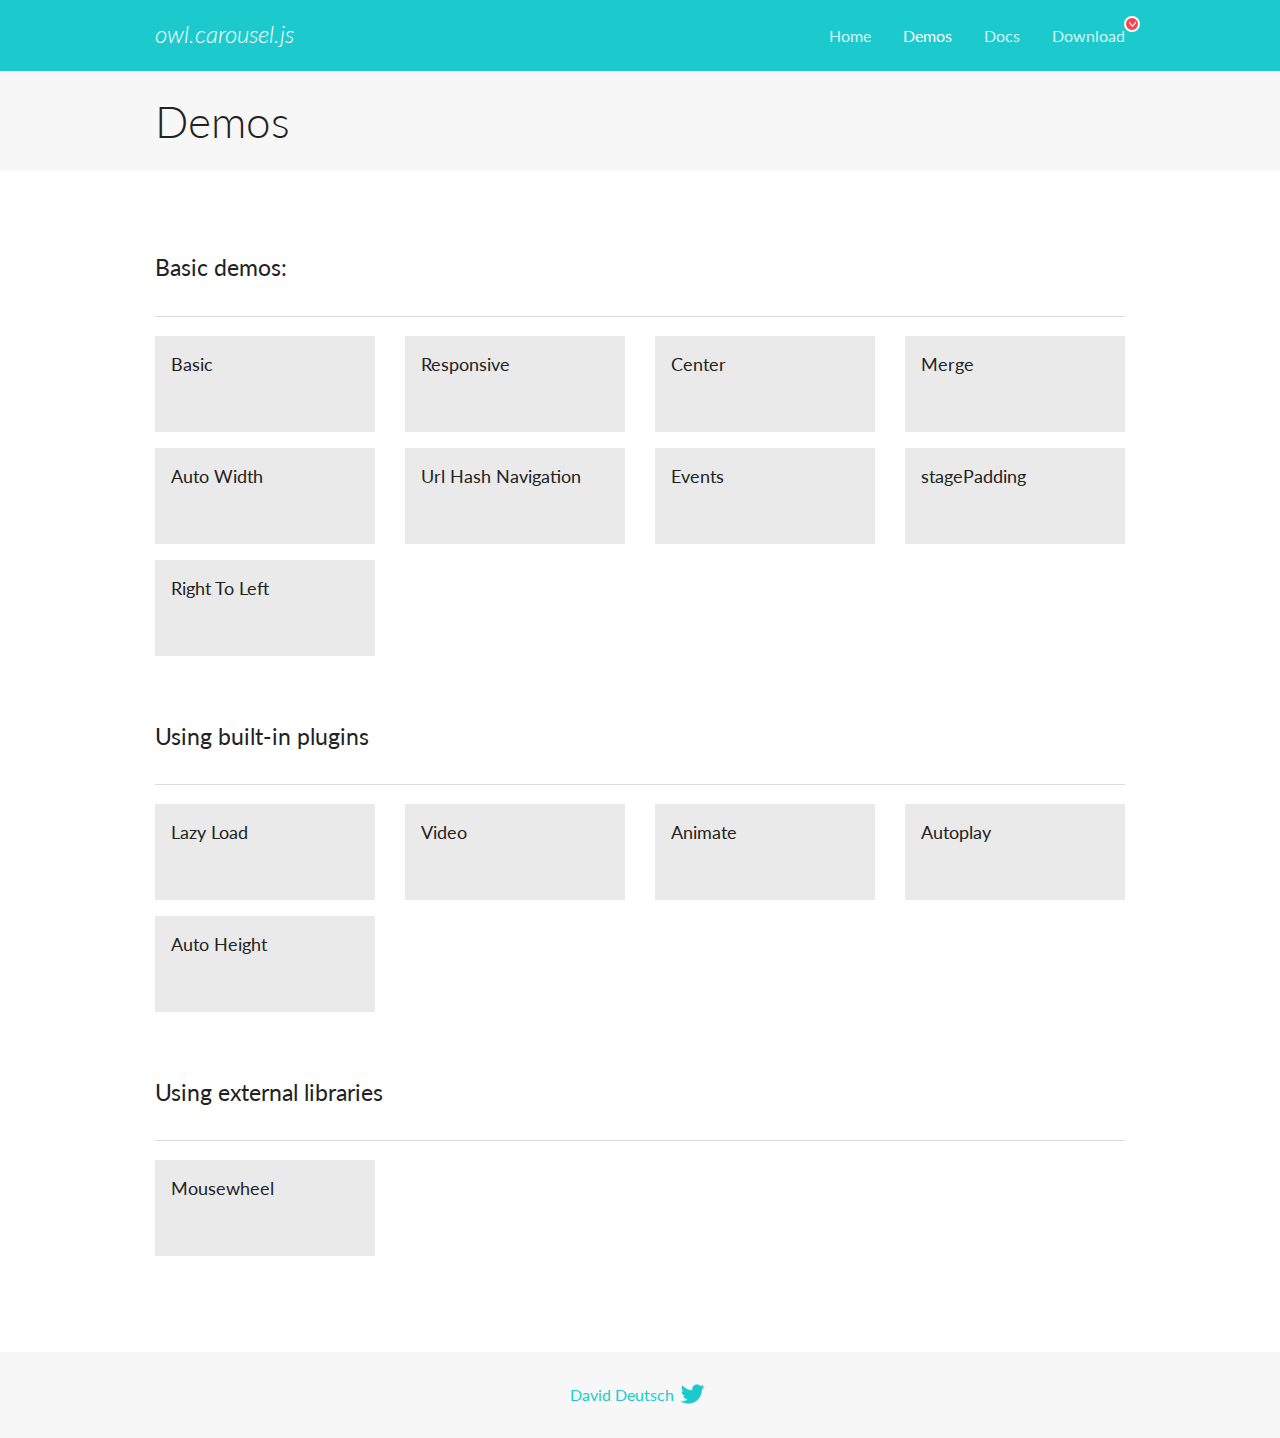
<file: carousel/OwlCarousel2-develop/OwlCarousel2-develop/docs/demos/demos.html>
<!DOCTYPE html>
<html lang="en">
  <head>

    <!-- head -->
    <meta charset="utf-8">
    <meta name="msapplication-tap-highlight" content="no" />
    <meta name="viewport" content="width=device-width, initial-scale=1.0" />
    <meta name="description" content="A list of Owl Carousel examples.">
    <meta name="author" content="David Deutsch">
    <title>
      Demos | Owl Carousel | 2.3.4
    </title>

    <!-- Stylesheets -->
    <link href='https://fonts.googleapis.com/css?family=Lato:300,400,700,400italic,300italic' rel='stylesheet' type='text/css'>
    <link rel="stylesheet" href="../assets/css/docs.theme.min.css">

    <!-- Owl Stylesheets -->
    <link rel="stylesheet" href="../assets/owlcarousel/assets/owl.carousel.min.css">
    <link rel="stylesheet" href="../assets/owlcarousel/assets/owl.theme.default.min.css">

    <!-- HTML5 shim and Respond.js IE8 support of HTML5 elements and media queries -->

    <!--[if lt IE 9]>
      <script src="https://oss.maxcdn.com/libs/html5shiv/3.7.0/html5shiv.js"></script>
      <script src="https://oss.maxcdn.com/libs/respond.js/1.3.0/respond.min.js"></script>
    <![endif]-->

    <!-- Favicons -->
    <link rel="apple-touch-icon-precomposed" sizes="144x144" href="../assets/ico/apple-touch-icon-144-precomposed.png">
    <link rel="shortcut icon" href="../assets/ico/favicon.png">
    <link rel="shortcut icon" href="favicon.ico">

    <!-- Yeah i know js should not be in header. Its required for demos.-->

    <!-- javascript -->
    <script src="../assets/vendors/jquery.min.js"></script>
    <script src="../assets/owlcarousel/owl.carousel.js"></script>
  </head>
  <body>

    <!-- header -->
    <header class="header">
      <div class="row">
        <div class="large-12 columns">
          <div class="brand left">
            <h3>
              <a href="/OwlCarousel2/">owl.carousel.js</a> 
            </h3>
          </div>
          <a id="toggle-nav" class="right">
            <span></span> <span></span> <span></span> 
          </a> 
          <div class="nav-bar">
            <ul class="clearfix">
              <li> <a href="/OwlCarousel2/index.html">Home</a>  </li>
              <li class="active">
                <a href="/OwlCarousel2/demos/demos.html">Demos</a> 
              </li>
              <li> <a href="/OwlCarousel2/docs/started-welcome.html">Docs</a>  </li>
              <li>
                <a href="https://github.com/OwlCarousel2/OwlCarousel2/archive/2.3.4.zip">Download</a> 
                <span class="download"></span> 
              </li>
            </ul>
          </div>
        </div>
      </div>
    </header>

    <!-- title -->
    <section class="title">
      <div class="row">
        <div class="large-12 columns">
          <h1>Demos</h1>
        </div>
      </div>
    </section>

    <!--  Demos -->
    <section id="demos">
      <div class="row">
        <div class="large-12 columns">
          <h4 id="basic-demos-">Basic demos:</h4>
          <hr>
          <div class="demo-list">
            <div class="row">
              <div class="small-6 medium-4 large-3 columns">
                <a href="basic.html" class="demo-block">
                  <h5>Basic </h5>
                </a> 
              </div>
              <div class="small-6 medium-4 large-3 columns">
                <a href="responsive.html" class="demo-block">
                  <h5>Responsive </h5>
                </a> 
              </div>
              <div class="small-6 medium-4 large-3 columns">
                <a href="center.html" class="demo-block">
                  <h5>Center </h5>
                </a> 
              </div>
              <div class="small-6 medium-4 large-3 columns">
                <a href="merge.html" class="demo-block">
                  <h5>Merge </h5>
                </a> 
              </div>
              <div class="small-6 medium-4 large-3 columns">
                <a href="autowidth.html" class="demo-block">
                  <h5>Auto Width </h5>
                </a> 
              </div>
              <div class="small-6 medium-4 large-3 columns">
                <a href="urlhashnav.html" class="demo-block">
                  <h5>Url Hash Navigation </h5>
                </a> 
              </div>
              <div class="small-6 medium-4 large-3 columns">
                <a href="events.html" class="demo-block">
                  <h5>Events </h5>
                </a> 
              </div>
              <div class="small-6 medium-4 large-3 columns">
                <a href="stagepadding.html" class="demo-block">
                  <h5>stagePadding </h5>
                </a> 
              </div>
              <div class="small-6 medium-4 large-3 columns">
                <a href="rtl.html" class="demo-block">
                  <h5>Right To Left </h5>
                </a> 
              </div>
            </div>
          </div>
          <h4 id="using-built-in-plugins">Using built-in plugins</h4>
          <hr>
          <div class="demo-list">
            <div class="row">
              <div class="small-6 medium-4 large-3 columns">
                <a href="lazyLoad.html" class="demo-block">
                  <h5>Lazy Load </h5>
                </a> 
              </div>
              <div class="small-6 medium-4 large-3 columns">
                <a href="video.html" class="demo-block">
                  <h5>Video </h5>
                </a> 
              </div>
              <div class="small-6 medium-4 large-3 columns">
                <a href="animate.html" class="demo-block">
                  <h5>Animate </h5>
                </a> 
              </div>
              <div class="small-6 medium-4 large-3 columns">
                <a href="autoplay.html" class="demo-block">
                  <h5>Autoplay </h5>
                </a> 
              </div>
              <div class="small-6 medium-4 large-3 columns">
                <a href="autoheight.html" class="demo-block">
                  <h5>Auto Height </h5>
                </a> 
              </div>
            </div>
          </div>
          <h4 id="using-external-libraries">Using external libraries</h4>
          <hr>
          <div class="demo-list">
            <div class="row">
              <div class="small-6 medium-4 large-3 columns">
                <a href="mousewheel.html" class="demo-block">
                  <h5>Mousewheel </h5>
                </a> 
              </div>
            </div>
          </div>
        </div>
      </div>
    </section>

    <!-- footer -->
    <footer class="footer">
      <div class="row">
        <div class="large-12 columns">
          <h5>
            <a href="/OwlCarousel2/docs/support-contact.html">David Deutsch</a> 
            <a id="custom-tweet-button" href="https://twitter.com/share?url=https://github.com/OwlCarousel2/OwlCarousel2&text=Owl Carousel - This is so awesome! " target="_blank"></a> 
          </h5>
        </div>
      </div>
    </footer>

    <!-- vendors -->
    <script src="../assets/vendors/highlight.js"></script>
    <script src="../assets/js/app.js"></script>
  </body>
</html>
</file>
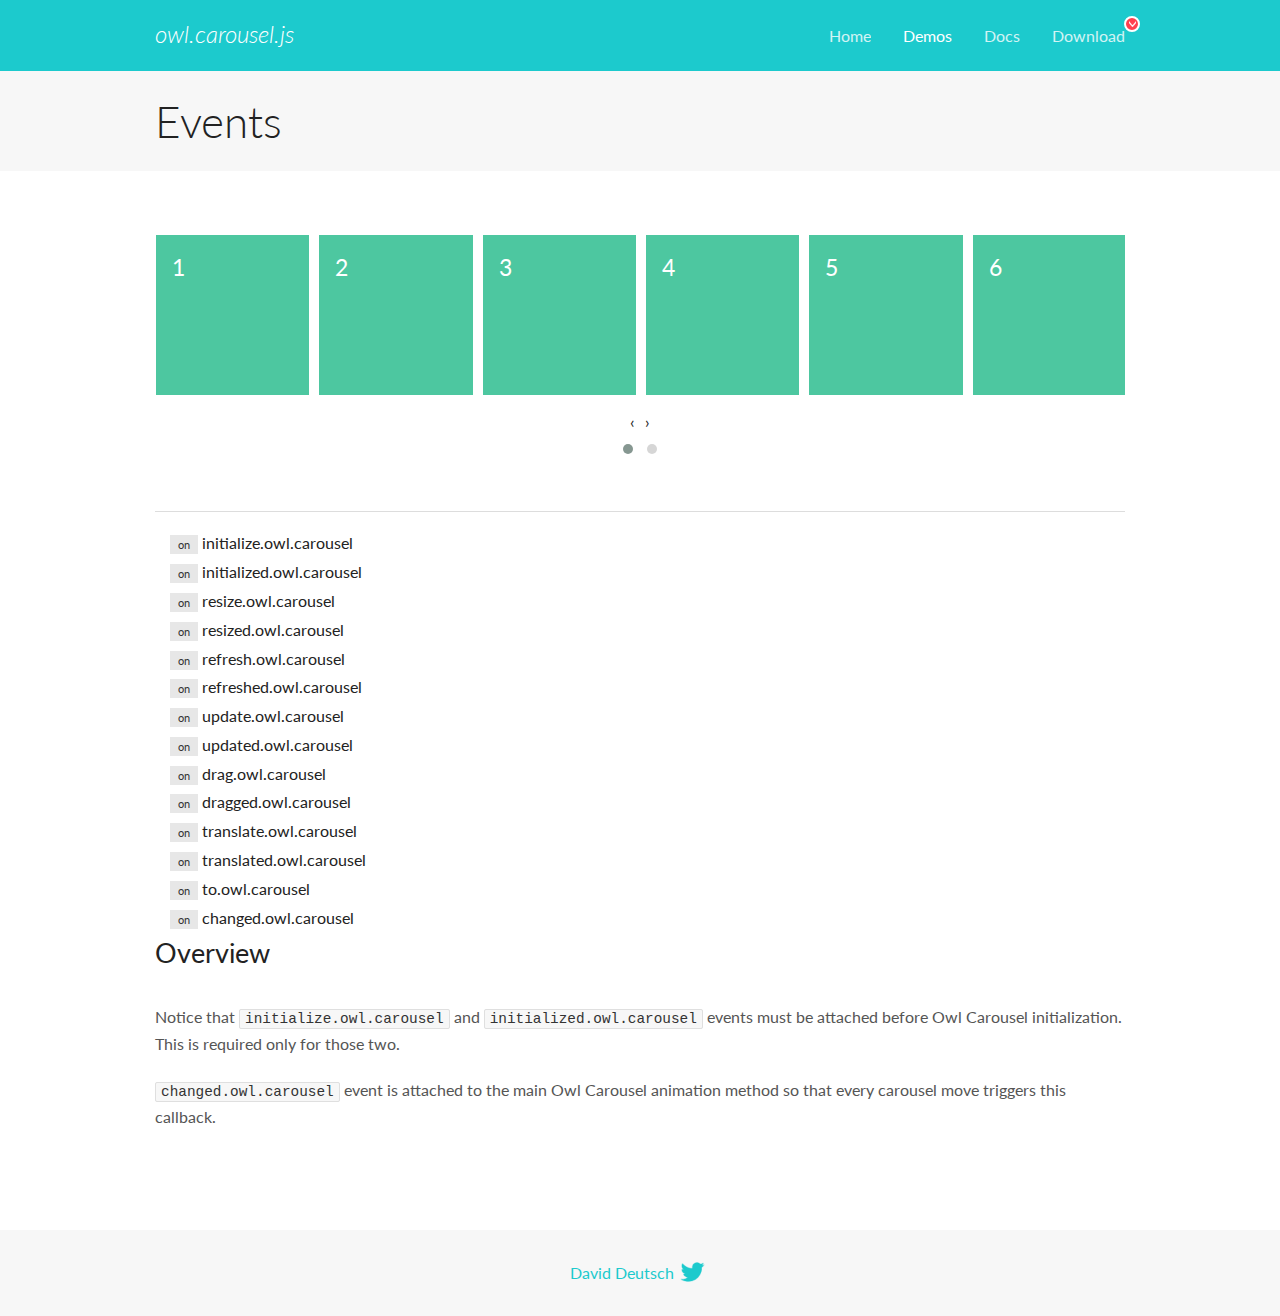
<file: carousel/OwlCarousel2-develop/OwlCarousel2-develop/docs/demos/events.html>
<!DOCTYPE html>
<html lang="en">
  <head>

    <!-- head -->
    <meta charset="utf-8">
    <meta name="msapplication-tap-highlight" content="no" />
    <meta name="viewport" content="width=device-width, initial-scale=1.0" />
    <meta name="description" content="Events usage demo">
    <meta name="author" content="David Deutsch">
    <title>
      Events Demo | Owl Carousel | 2.3.4
    </title>

    <!-- Stylesheets -->
    <link href='https://fonts.googleapis.com/css?family=Lato:300,400,700,400italic,300italic' rel='stylesheet' type='text/css'>
    <link rel="stylesheet" href="../assets/css/docs.theme.min.css">

    <!-- Owl Stylesheets -->
    <link rel="stylesheet" href="../assets/owlcarousel/assets/owl.carousel.min.css">
    <link rel="stylesheet" href="../assets/owlcarousel/assets/owl.theme.default.min.css">

    <!-- HTML5 shim and Respond.js IE8 support of HTML5 elements and media queries -->

    <!--[if lt IE 9]>
      <script src="https://oss.maxcdn.com/libs/html5shiv/3.7.0/html5shiv.js"></script>
      <script src="https://oss.maxcdn.com/libs/respond.js/1.3.0/respond.min.js"></script>
    <![endif]-->

    <!-- Favicons -->
    <link rel="apple-touch-icon-precomposed" sizes="144x144" href="../assets/ico/apple-touch-icon-144-precomposed.png">
    <link rel="shortcut icon" href="../assets/ico/favicon.png">
    <link rel="shortcut icon" href="favicon.ico">

    <!-- Yeah i know js should not be in header. Its required for demos.-->

    <!-- javascript -->
    <script src="../assets/vendors/jquery.min.js"></script>
    <script src="../assets/owlcarousel/owl.carousel.js"></script>
  </head>
  <body>

    <!-- header -->
    <header class="header">
      <div class="row">
        <div class="large-12 columns">
          <div class="brand left">
            <h3>
              <a href="/OwlCarousel2/">owl.carousel.js</a> 
            </h3>
          </div>
          <a id="toggle-nav" class="right">
            <span></span> <span></span> <span></span> 
          </a> 
          <div class="nav-bar">
            <ul class="clearfix">
              <li> <a href="/OwlCarousel2/index.html">Home</a>  </li>
              <li class="active">
                <a href="/OwlCarousel2/demos/demos.html">Demos</a> 
              </li>
              <li> <a href="/OwlCarousel2/docs/started-welcome.html">Docs</a>  </li>
              <li>
                <a href="https://github.com/OwlCarousel2/OwlCarousel2/archive/2.3.4.zip">Download</a> 
                <span class="download"></span> 
              </li>
            </ul>
          </div>
        </div>
      </div>
    </header>

    <!-- title -->
    <section class="title">
      <div class="row">
        <div class="large-12 columns">
          <h1>Events</h1>
        </div>
      </div>
    </section>

    <!--  Demos -->
    <section id="demos">
      <div class="row">
        <div class="large-12 columns">
          <div class="owl-carousel owl-theme">
            <div class="item">
              <h4>1</h4>
            </div>
            <div class="item">
              <h4>2</h4>
            </div>
            <div class="item">
              <h4>3</h4>
            </div>
            <div class="item">
              <h4>4</h4>
            </div>
            <div class="item">
              <h4>5</h4>
            </div>
            <div class="item">
              <h4>6</h4>
            </div>
            <div class="item">
              <h4>7</h4>
            </div>
            <div class="item">
              <h4>8</h4>
            </div>
            <div class="item">
              <h4>9</h4>
            </div>
            <div class="item">
              <h4>10</h4>
            </div>
            <div class="item">
              <h4>11</h4>
            </div>
            <div class="item">
              <h4>12</h4>
            </div>
          </div>
          <hr>
          <div class="large-12 columns callbacks">
            <div><span class="label secondary initialize">on</span>  initialize.owl.carousel </div>
            <div><span class="label secondary initialized">on</span>  initialized.owl.carousel </div>
            <div><span class="label secondary resize">on</span>  resize.owl.carousel </div>
            <div><span class="label secondary resized">on</span>  resized.owl.carousel </div>
            <div><span class="label secondary refresh">on</span>  refresh.owl.carousel </div>
            <div><span class="label secondary refreshed">on</span>  refreshed.owl.carousel </div>
            <div><span class="label secondary update">on</span>  update.owl.carousel </div>
            <div><span class="label secondary updated">on</span>  updated.owl.carousel </div>
            <div><span class="label secondary drag">on</span>  drag.owl.carousel </div>
            <div><span class="label secondary dragged">on</span>  dragged.owl.carousel </div>
            <div><span class="label secondary translate">on</span>  translate.owl.carousel </div>
            <div><span class="label secondary translated">on</span>  translated.owl.carousel </div>
            <div><span class="label secondary to">on</span>  to.owl.carousel </div>
            <div><span class="label secondary changed">on</span>  changed.owl.carousel </div>
          </div>
          <h3 id="overview">Overview</h3>
          <p>Notice that <code>initialize.owl.carousel</code> and <code>initialized.owl.carousel</code> events must be attached before Owl Carousel initialization. This is required only for those two.</p>
          <p><code>changed.owl.carousel</code> event is attached to the main Owl Carousel animation method so that every carousel move triggers this callback.</p>
          <script>
            jQuery(document).ready(function($) {
              var owl = $('.owl-carousel');
              owl.on('initialize.owl.carousel initialized.owl.carousel ' +
                'initialize.owl.carousel initialize.owl.carousel ' +
                'resize.owl.carousel resized.owl.carousel ' +
                'refresh.owl.carousel refreshed.owl.carousel ' +
                'update.owl.carousel updated.owl.carousel ' +
                'drag.owl.carousel dragged.owl.carousel ' +
                'translate.owl.carousel translated.owl.carousel ' +
                'to.owl.carousel changed.owl.carousel',
                function(e) {
                  $('.' + e.type)
                    .removeClass('secondary')
                    .addClass('success');
                  window.setTimeout(function() {
                    $('.' + e.type)
                      .removeClass('success')
                      .addClass('secondary');
                  }, 500);
                });
              owl.owlCarousel({
                loop: true,
                nav: true,
                lazyLoad: true,
                margin: 10,
                video: true,
                responsive: {
                  0: {
                    items: 1
                  },
                  600: {
                    items: 3
                  },
                  960: {
                    items: 5,
                  },
                  1200: {
                    items: 6
                  }
                }
              });
            });
          </script>
        </div>
      </div>
    </section>

    <!-- footer -->
    <footer class="footer">
      <div class="row">
        <div class="large-12 columns">
          <h5>
            <a href="/OwlCarousel2/docs/support-contact.html">David Deutsch</a> 
            <a id="custom-tweet-button" href="https://twitter.com/share?url=https://github.com/OwlCarousel2/OwlCarousel2&text=Owl Carousel - This is so awesome! " target="_blank"></a> 
          </h5>
        </div>
      </div>
    </footer>

    <!-- vendors -->
    <script src="../assets/vendors/highlight.js"></script>
    <script src="../assets/js/app.js"></script>
  </body>
</html>
</file>
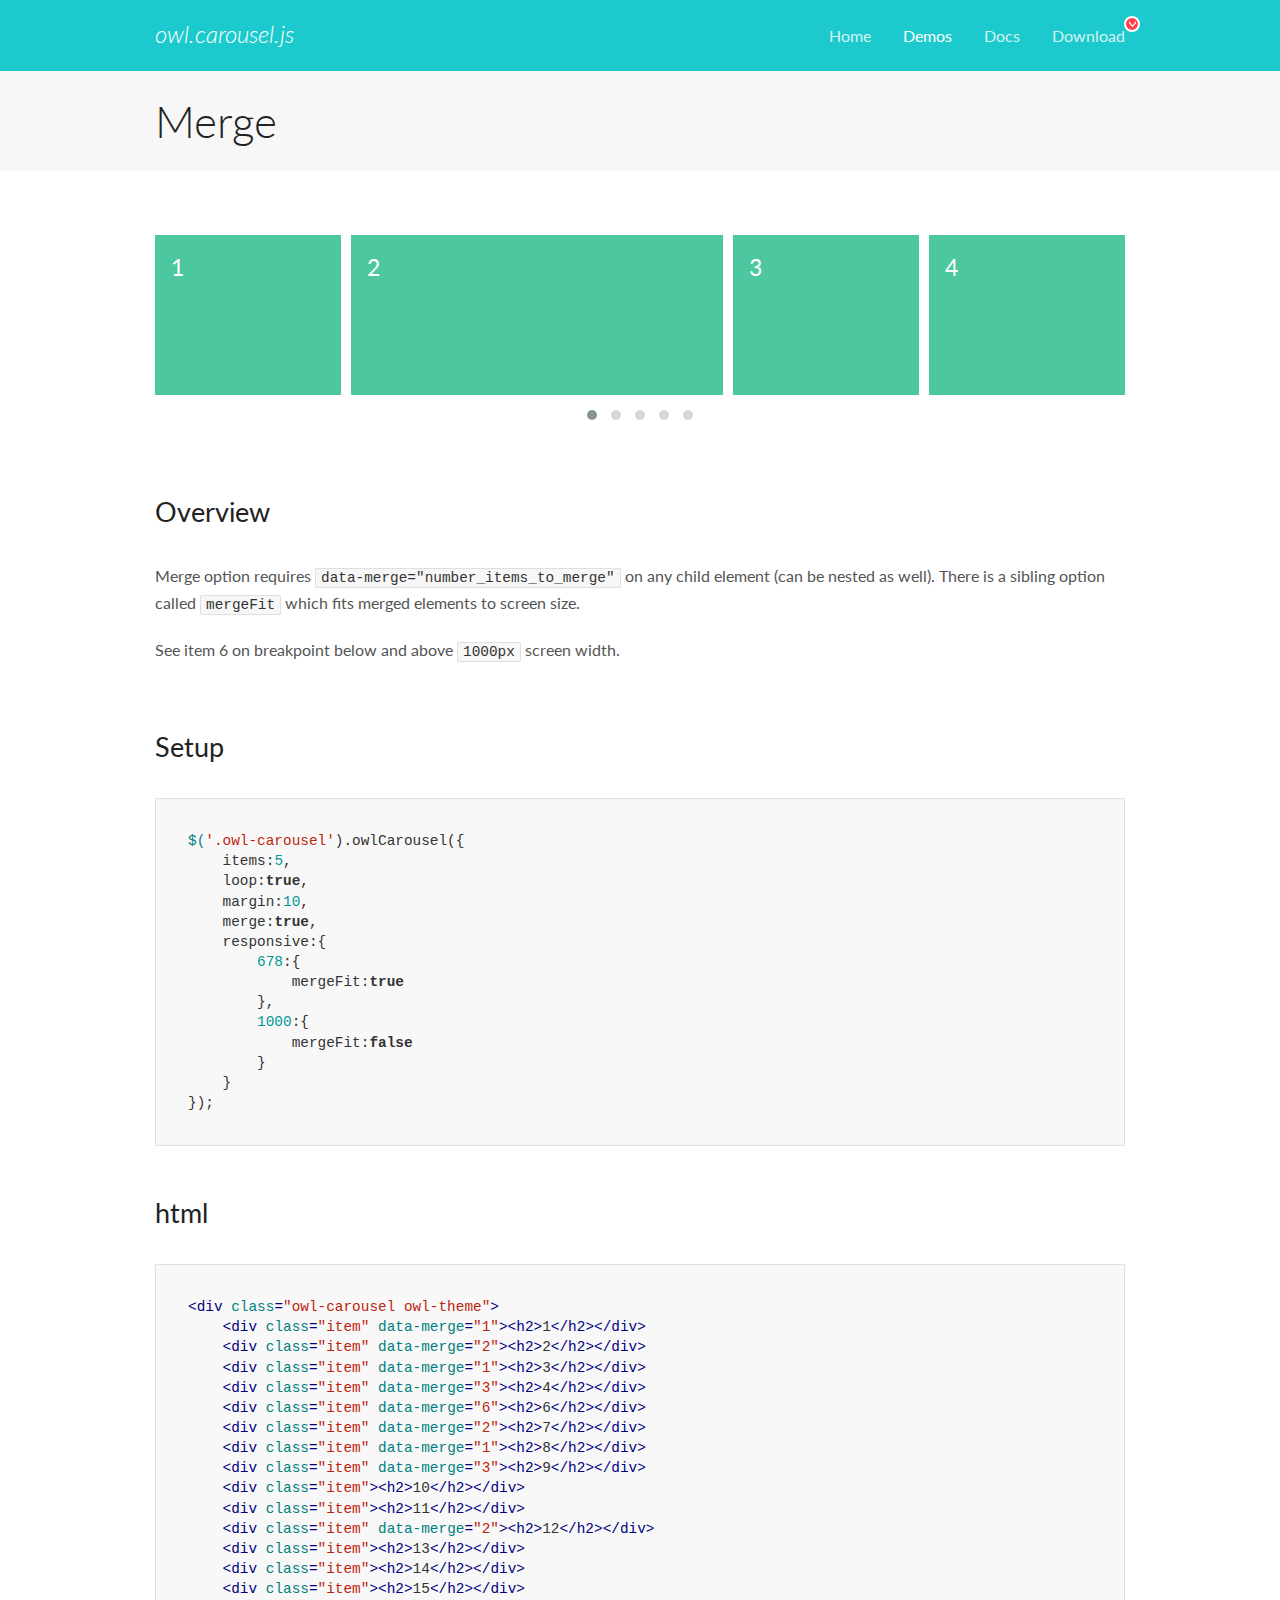
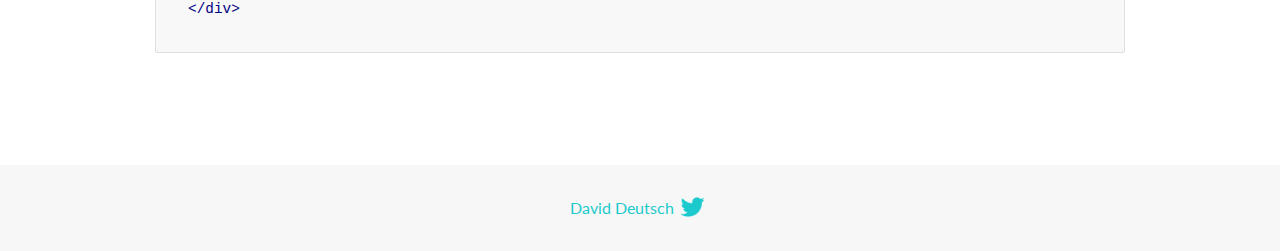
<file: carousel/OwlCarousel2-develop/OwlCarousel2-develop/docs/demos/merge.html>
<!DOCTYPE html>
<html lang="en">
  <head>

    <!-- head -->
    <meta charset="utf-8">
    <meta name="msapplication-tap-highlight" content="no" />
    <meta name="viewport" content="width=device-width, initial-scale=1.0" />
    <meta name="description" content="Merge Items">
    <meta name="author" content="David Deutsch">
    <title>
      Merge Demo | Owl Carousel | 2.3.4
    </title>

    <!-- Stylesheets -->
    <link href='https://fonts.googleapis.com/css?family=Lato:300,400,700,400italic,300italic' rel='stylesheet' type='text/css'>
    <link rel="stylesheet" href="../assets/css/docs.theme.min.css">

    <!-- Owl Stylesheets -->
    <link rel="stylesheet" href="../assets/owlcarousel/assets/owl.carousel.min.css">
    <link rel="stylesheet" href="../assets/owlcarousel/assets/owl.theme.default.min.css">

    <!-- HTML5 shim and Respond.js IE8 support of HTML5 elements and media queries -->

    <!--[if lt IE 9]>
      <script src="https://oss.maxcdn.com/libs/html5shiv/3.7.0/html5shiv.js"></script>
      <script src="https://oss.maxcdn.com/libs/respond.js/1.3.0/respond.min.js"></script>
    <![endif]-->

    <!-- Favicons -->
    <link rel="apple-touch-icon-precomposed" sizes="144x144" href="../assets/ico/apple-touch-icon-144-precomposed.png">
    <link rel="shortcut icon" href="../assets/ico/favicon.png">
    <link rel="shortcut icon" href="favicon.ico">

    <!-- Yeah i know js should not be in header. Its required for demos.-->

    <!-- javascript -->
    <script src="../assets/vendors/jquery.min.js"></script>
    <script src="../assets/owlcarousel/owl.carousel.js"></script>
  </head>
  <body>

    <!-- header -->
    <header class="header">
      <div class="row">
        <div class="large-12 columns">
          <div class="brand left">
            <h3>
              <a href="/OwlCarousel2/">owl.carousel.js</a> 
            </h3>
          </div>
          <a id="toggle-nav" class="right">
            <span></span> <span></span> <span></span> 
          </a> 
          <div class="nav-bar">
            <ul class="clearfix">
              <li> <a href="/OwlCarousel2/index.html">Home</a>  </li>
              <li class="active">
                <a href="/OwlCarousel2/demos/demos.html">Demos</a> 
              </li>
              <li> <a href="/OwlCarousel2/docs/started-welcome.html">Docs</a>  </li>
              <li>
                <a href="https://github.com/OwlCarousel2/OwlCarousel2/archive/2.3.4.zip">Download</a> 
                <span class="download"></span> 
              </li>
            </ul>
          </div>
        </div>
      </div>
    </header>

    <!-- title -->
    <section class="title">
      <div class="row">
        <div class="large-12 columns">
          <h1>Merge</h1>
        </div>
      </div>
    </section>

    <!--  Demos -->
    <section id="demos">
      <div class="row">
        <div class="large-12 columns">
          <div class="owl-carousel owl-theme">
            <div class="item" data-merge="1">
              <h4>1</h4>
            </div>
            <div class="item" data-merge="2">
              <h4>2</h4>
            </div>
            <div class="item" data-merge="1">
              <h4>3</h4>
            </div>
            <div class="item" data-merge="3">
              <h4>4</h4>
            </div>
            <div class="item" data-merge="6">
              <h4>6</h4>
            </div>
            <div class="item" data-merge="2">
              <h4>7</h4>
            </div>
            <div class="item" data-merge="1">
              <h4>8</h4>
            </div>
            <div class="item" data-merge="3">
              <h4>9</h4>
            </div>
            <div class="item">
              <h4>10</h4>
            </div>
            <div class="item">
              <h4>11</h4>
            </div>
            <div class="item" data-merge="2">
              <h4>12</h4>
            </div>
            <div class="item">
              <h4>13</h4>
            </div>
            <div class="item">
              <h4>14</h4>
            </div>
            <div class="item">
              <h4>15</h4>
            </div>
          </div>
          <h3 id="overview">Overview</h3>
          <p>Merge option requires <code>data-merge=&quot;number_items_to_merge&quot;</code> on any child element (can be nested as well). There is a sibling option called <code>mergeFit</code> which fits merged elements to screen size. </p>
          <p>See item 6 on breakpoint below and above <code>1000px</code> screen width.</p>
          <h3 id="setup">Setup</h3>
          <pre><code>$(&#39;.owl-carousel&#39;).owlCarousel({
    items:5,
    loop:true,
    margin:10,
    merge:true,
    responsive:{
        678:{
            mergeFit:true
        },
        1000:{
            mergeFit:false
        }
    }
});</code></pre>
          <h3 id="html">html</h3>
          <pre><code>&lt;div class=&quot;owl-carousel owl-theme&quot;&gt;
    &lt;div class=&quot;item&quot; data-merge=&quot;1&quot;&gt;&lt;h2&gt;1&lt;/h2&gt;&lt;/div&gt;
    &lt;div class=&quot;item&quot; data-merge=&quot;2&quot;&gt;&lt;h2&gt;2&lt;/h2&gt;&lt;/div&gt;
    &lt;div class=&quot;item&quot; data-merge=&quot;1&quot;&gt;&lt;h2&gt;3&lt;/h2&gt;&lt;/div&gt;
    &lt;div class=&quot;item&quot; data-merge=&quot;3&quot;&gt;&lt;h2&gt;4&lt;/h2&gt;&lt;/div&gt;
    &lt;div class=&quot;item&quot; data-merge=&quot;6&quot;&gt;&lt;h2&gt;6&lt;/h2&gt;&lt;/div&gt;
    &lt;div class=&quot;item&quot; data-merge=&quot;2&quot;&gt;&lt;h2&gt;7&lt;/h2&gt;&lt;/div&gt;
    &lt;div class=&quot;item&quot; data-merge=&quot;1&quot;&gt;&lt;h2&gt;8&lt;/h2&gt;&lt;/div&gt;
    &lt;div class=&quot;item&quot; data-merge=&quot;3&quot;&gt;&lt;h2&gt;9&lt;/h2&gt;&lt;/div&gt;
    &lt;div class=&quot;item&quot;&gt;&lt;h2&gt;10&lt;/h2&gt;&lt;/div&gt;
    &lt;div class=&quot;item&quot;&gt;&lt;h2&gt;11&lt;/h2&gt;&lt;/div&gt;
    &lt;div class=&quot;item&quot; data-merge=&quot;2&quot;&gt;&lt;h2&gt;12&lt;/h2&gt;&lt;/div&gt;
    &lt;div class=&quot;item&quot;&gt;&lt;h2&gt;13&lt;/h2&gt;&lt;/div&gt;
    &lt;div class=&quot;item&quot;&gt;&lt;h2&gt;14&lt;/h2&gt;&lt;/div&gt;
    &lt;div class=&quot;item&quot;&gt;&lt;h2&gt;15&lt;/h2&gt;&lt;/div&gt;
&lt;/div&gt;</code></pre>
          <script>
            $(document).ready(function() {
              $('.owl-carousel').owlCarousel({
                items: 5,
                loop: true,
                margin: 10,
                merge: true,
                responsive: {
                  678: {
                    mergeFit: true
                  },
                  1000: {
                    mergeFit: false
                  }
                }
              });
            })
          </script>
        </div>
      </div>
    </section>

    <!-- footer -->
    <footer class="footer">
      <div class="row">
        <div class="large-12 columns">
          <h5>
            <a href="/OwlCarousel2/docs/support-contact.html">David Deutsch</a> 
            <a id="custom-tweet-button" href="https://twitter.com/share?url=https://github.com/OwlCarousel2/OwlCarousel2&text=Owl Carousel - This is so awesome! " target="_blank"></a> 
          </h5>
        </div>
      </div>
    </footer>

    <!-- vendors -->
    <script src="../assets/vendors/highlight.js"></script>
    <script src="../assets/js/app.js"></script>
  </body>
</html>
</file>
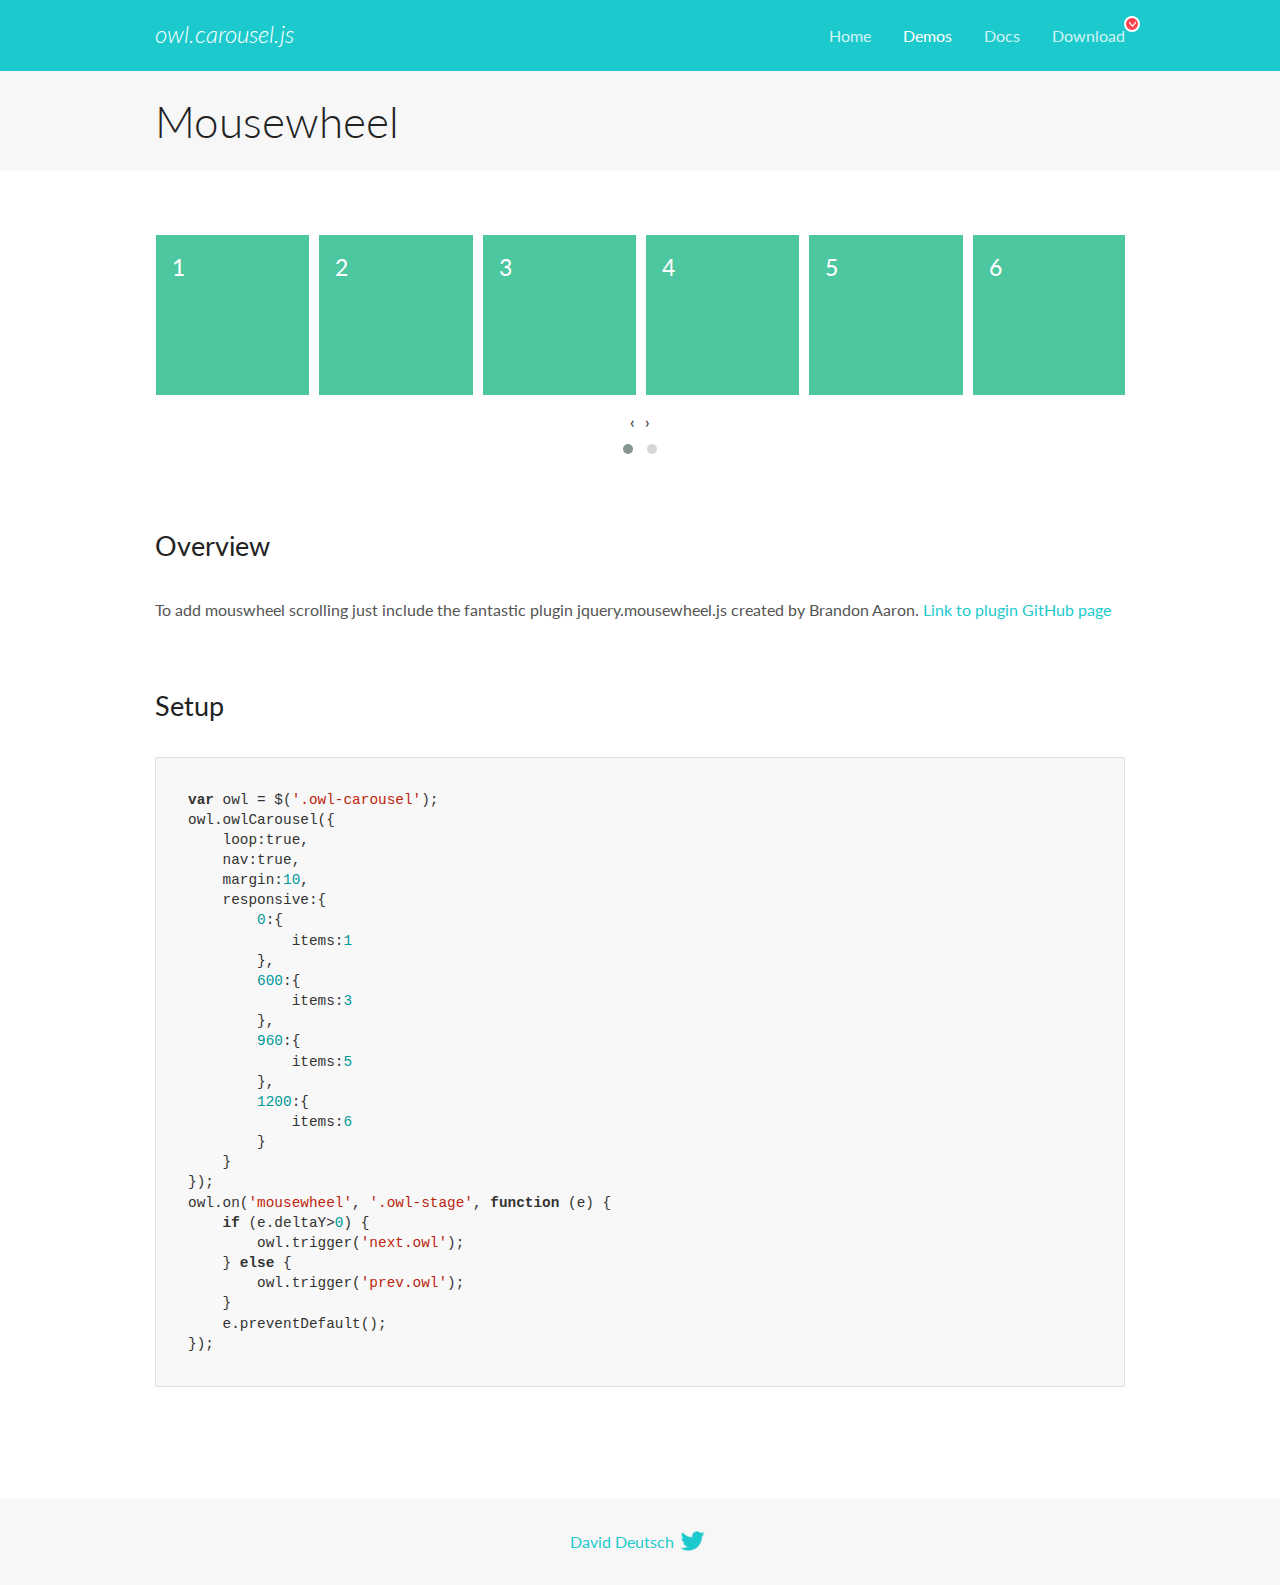
<file: carousel/OwlCarousel2-develop/OwlCarousel2-develop/docs/demos/mousewheel.html>
<!DOCTYPE html>
<html lang="en">
  <head>

    <!-- head -->
    <meta charset="utf-8">
    <meta name="msapplication-tap-highlight" content="no" />
    <meta name="viewport" content="width=device-width, initial-scale=1.0" />
    <meta name="description" content="Mousewheel usage demo">
    <meta name="author" content="David Deutsch">
    <title>
      Mousewheel Demo | Owl Carousel | 2.3.4
    </title>

    <!-- Stylesheets -->
    <link href='https://fonts.googleapis.com/css?family=Lato:300,400,700,400italic,300italic' rel='stylesheet' type='text/css'>
    <link rel="stylesheet" href="../assets/css/docs.theme.min.css">

    <!-- Owl Stylesheets -->
    <link rel="stylesheet" href="../assets/owlcarousel/assets/owl.carousel.min.css">
    <link rel="stylesheet" href="../assets/owlcarousel/assets/owl.theme.default.min.css">

    <!-- HTML5 shim and Respond.js IE8 support of HTML5 elements and media queries -->

    <!--[if lt IE 9]>
      <script src="https://oss.maxcdn.com/libs/html5shiv/3.7.0/html5shiv.js"></script>
      <script src="https://oss.maxcdn.com/libs/respond.js/1.3.0/respond.min.js"></script>
    <![endif]-->

    <!-- Favicons -->
    <link rel="apple-touch-icon-precomposed" sizes="144x144" href="../assets/ico/apple-touch-icon-144-precomposed.png">
    <link rel="shortcut icon" href="../assets/ico/favicon.png">
    <link rel="shortcut icon" href="favicon.ico">

    <!-- Yeah i know js should not be in header. Its required for demos.-->

    <!-- javascript -->
    <script src="../assets/vendors/jquery.min.js"></script>
    <script src="../assets/owlcarousel/owl.carousel.js"></script>
  </head>
  <body>

    <!-- header -->
    <header class="header">
      <div class="row">
        <div class="large-12 columns">
          <div class="brand left">
            <h3>
              <a href="/OwlCarousel2/">owl.carousel.js</a> 
            </h3>
          </div>
          <a id="toggle-nav" class="right">
            <span></span> <span></span> <span></span> 
          </a> 
          <div class="nav-bar">
            <ul class="clearfix">
              <li> <a href="/OwlCarousel2/index.html">Home</a>  </li>
              <li class="active">
                <a href="/OwlCarousel2/demos/demos.html">Demos</a> 
              </li>
              <li> <a href="/OwlCarousel2/docs/started-welcome.html">Docs</a>  </li>
              <li>
                <a href="https://github.com/OwlCarousel2/OwlCarousel2/archive/2.3.4.zip">Download</a> 
                <span class="download"></span> 
              </li>
            </ul>
          </div>
        </div>
      </div>
    </header>

    <!-- title -->
    <section class="title">
      <div class="row">
        <div class="large-12 columns">
          <h1>Mousewheel</h1>
        </div>
      </div>
    </section>

    <!--  Demos -->
    <section id="demos">
      <div class="row">
        <div class="large-12 columns">
          <div class="owl-carousel owl-theme">
            <div class="item">
              <h4>1</h4>
            </div>
            <div class="item">
              <h4>2</h4>
            </div>
            <div class="item">
              <h4>3</h4>
            </div>
            <div class="item">
              <h4>4</h4>
            </div>
            <div class="item">
              <h4>5</h4>
            </div>
            <div class="item">
              <h4>6</h4>
            </div>
            <div class="item">
              <h4>7</h4>
            </div>
            <div class="item">
              <h4>8</h4>
            </div>
            <div class="item">
              <h4>9</h4>
            </div>
            <div class="item">
              <h4>10</h4>
            </div>
            <div class="item">
              <h4>11</h4>
            </div>
            <div class="item">
              <h4>12</h4>
            </div>
          </div>
          <h3 id="overview">Overview</h3>
          <p>To add mouswheel scrolling just include the fantastic plugin jquery.mousewheel.js created by Brandon Aaron.
            <a href="https://github.com/brandonaaron/jquery-mousewheel">Link to plugin GitHub page</a> 
          </p>
          <h3 id="setup">Setup</h3>
          <pre><code>var owl = $(&#39;.owl-carousel&#39;);
owl.owlCarousel({
    loop:true,
    nav:true,
    margin:10,
    responsive:{
        0:{
            items:1
        },
        600:{
            items:3
        },            
        960:{
            items:5
        },
        1200:{
            items:6
        }
    }
});
owl.on(&#39;mousewheel&#39;, &#39;.owl-stage&#39;, function (e) {
    if (e.deltaY&gt;0) {
        owl.trigger(&#39;next.owl&#39;);
    } else {
        owl.trigger(&#39;prev.owl&#39;);
    }
    e.preventDefault();
});</code></pre>
          <script src="../assets/vendors/jquery.mousewheel.min.js"></script>
          <script>
            $(document).ready(function() {
              var owl = $('.owl-carousel');
              owl.owlCarousel({
                loop: true,
                nav: true,
                margin: 10,
                responsive: {
                  0: {
                    items: 1
                  },
                  600: {
                    items: 3
                  },
                  960: {
                    items: 5
                  },
                  1200: {
                    items: 6
                  }
                }
              });
              owl.on('mousewheel', '.owl-stage', function(e) {
                if (e.deltaY > 0) {
                  owl.trigger('next.owl');
                } else {
                  owl.trigger('prev.owl');
                }
                e.preventDefault();
              });
            })
          </script>
        </div>
      </div>
    </section>

    <!-- footer -->
    <footer class="footer">
      <div class="row">
        <div class="large-12 columns">
          <h5>
            <a href="/OwlCarousel2/docs/support-contact.html">David Deutsch</a> 
            <a id="custom-tweet-button" href="https://twitter.com/share?url=https://github.com/OwlCarousel2/OwlCarousel2&text=Owl Carousel - This is so awesome! " target="_blank"></a> 
          </h5>
        </div>
      </div>
    </footer>

    <!-- vendors -->
    <script src="../assets/vendors/highlight.js"></script>
    <script src="../assets/js/app.js"></script>
  </body>
</html>
</file>
<file: font/newFont.css>
@font-face{
    font-family: Shabnam;
    font-style: normal;
    font-weight: 900;
    src: url('font/shabnam-font-v2.4.0/Shabnam-Bold.eot');
    src: url('font/shabnam-font-v2.4.0/Shabnam-Bold.eot') format('mbedded-opentype'),
         url('font/shabnam-font-v2.4.0/Shabnam-Bold.woff') format('woff'),
         url('font/shabnam-font-v2.4.0/Shabnam-Bold.ttf') format('truetype');
}
@font-face{
    font-family: Shabnam;
    font-style: normal;
    font-weight: 800;
    src: url('font/shabnam-font-v2.4.0/Farsi-Digits/Shabnam-Bold-FD.eot');
    src: url('font/shabnam-font-v2.4.0/Farsi-Digits/Shabnam-Bold-FD.eot') format('mbedded-opentype'),
         url('font/shabnam-font-v2.4.0/Farsi-Digits/Shabnam-Bold-FD.woff') format('woff'),
         url('font/shabnam-font-v2.4.0/Farsi-Digits/Shabnam-Bold-FD.ttf') format('truetype');
}@font-face{
    font-family: Shabnam;
    font-style: normal;
    font-weight: 700;
    src: url('font/shabnam-font-v2.4.0/Farsi-Digits/Shabnam-Bold-FD.eot');
    src: url('font/shabnam-font-v2.4.0/Farsi-Digits/Shabnam-Bold-FD.eot') format('mbedded-opentype'),
         url('font/shabnam-font-v2.4.0/Farsi-Digits/Shabnam-Bold-FD.woff') format('woff'),
         url('font/shabnam-font-v2.4.0/Farsi-Digits/Shabnam-Bold-FD.ttf') format('truetype');
}

@font-face{
    font-family: Shabnam;
    font-style: normal;
    font-weight: 500;
    src: url('font/shabnam-font-v2.4.0/Farsi-Digits/Shabnam-FD.eot');
    src: url('font/shabnam-font-v2.4.0/Farsi-Digits/Shabnam-FD.eot') format('mbedded-opentype'),
         url('font/shabnam-font-v2.4.0/Farsi-Digits/Shabnam-FD.woff') format('woff'),
         url('font/shabnam-font-v2.4.0/Farsi-Digits/Shabnam-FD.ttf') format('truetype');
}
@font-face{
    font-family: Shabnam;
    font-style: normal;
    font-weight: 400;
    src: url('font/shabnam-font-v2.4.0/Shabnam.eot');
    src: url('font/shabnam-font-v2.4.0/Shabnam.eot') format('mbedded-opentype'),
         url('font/shabnam-font-v2.4.0/Shabnam.woff') format('woff'),
         url('font/shabnam-font-v2.4.0/Shabnam.ttf') format('truetype');
}
@font-face{
    font-family: Shabnam;
    font-style: normal;
    font-weight: 300;
    src: url('font/shabnam-font-v2.4.0/Shabnam-Light.eot');
    src: url('font/shabnam-font-v2.4.0/Shabnam-Light.eot') format('mbedded-opentype'),
         url('font/shabnam-font-v2.4.0/Shabnam-Light.woff') format('woff'),
         url('font/shabnam-font-v2.4.0/Shabnam-Light.ttf') format('truetype');
}
@font-face{
    font-family: Shabnam;
    font-style: normal;
    font-weight: 100;
    src: url('font/shabnam-font-v2.4.0/Farsi-Digits/Shabnam-Light-FD.eot');
    src: url('font/shabnam-font-v2.4.0/Farsi-Digits/Shabnam-Light-FD.eot') format('mbedded-opentype'),
         url('font/shabnam-font-v2.4.0/Farsi-Digits/Shabnam-Light-FD.woff') format('woff'),
         url('font/shabnam-font-v2.4.0/Farsi-Digits/Shabnam-Light-FD.ttf') format('truetype');
}
</file>
<file: newStyle.css>
body,
html{
    direction: rtl;
    font-family: Shabnam;
}
:root{
    --first-color: #96424c;
    --scond-color: #22181a;
    --third-color: #ca5978;
    --fourth-color: #fff2f2;
    --fifth-color: #fff700;
}
/*header*/
header{
    direction: rtl;
    height: 80px;
    width: 100%;
    border-bottom: 2px var(--fourth-color) solid;
}
nav{ 
    width: 1300px;
    margin: 0 auto;
    justify-content: center;
    align-items: center;
}
.header-logo h2{
    font-weight: 900;
    width: 100px;
    display: flex;
    justify-content: center;
    align-items: center;
}
.header-logo h2 span:first-child{
    color: var(--first-color);
}
.header-logo h2 span:last-child{
    color: var(--scond-color);
}
.header-menu,
.header-buttons{
    justify-content: center;
    align-items: center;
}
.menu{
    display: flex;
    justify-content: flex;
    align-items: center;
    list-style-type: none;
    margin: 0px;

}
.header-menu .menu-item{
    width: 20%;
    padding-top: 2px;
}
.header-menu .menu-item .menu-link{
    text-decoration: none;
    color: var(--scond-color);
    font-weight: 600;
    font-size: 15px;
    margin-left: 10px;
    width: 100%;
    height: 40px;
}
.header-buttons{
    align-items: center;
    justify-content: end;
}
.header-buttons  .login,
.main-link .login{
    width: 45%;
    border: 3.5px transparent solid;
    background-image: linear-gradient(white,white), linear-gradient(to right,var(--fifth-color),var(--third-color));
    background-clip:padding-box, border-box;
    background-origin: border-box;
    border-radius: 15px;
    font-weight: 600;
    font-size: 16px;
    transition: .7s ease;
    margin-left: 25px;
    color: var(--scond-color);
    display: flex;
    justify-content: center;
    align-items: center;
}
.main-link .about,
.header-buttons .member{
    width: 45%;
    background-color: var(--fifth-color);
    border: none;
    border-radius: 15px;
    height: 40px;
    color: var(--scond-color);
    font-weight: 700;
    font-size: 16px;
    display: flex;
    justify-content: center;
    align-items: center;
}
.header-buttons  .login:hover,
.main-link .login:hover{
   background: linear-gradient(var(--third-color),var(--third-color));;
    opacity: 7;
    color: white;
}
.header-main,
.header-logo{
    padding: 0px;
}
/*header main*/
.main{
    width: 100%;
    height: auto;
    margin-top: 0px;
    direction: rtl;
    
}
.information{
    position: relative;
}
.main-information{
    position: absolute;
    z-index: 1;
    top: 100px;
    right: 55px;
}
.main-information section h2{
    margin: 30px 0;
    font-weight: 600;
    font-size: 29px;
    color: var(--scond-color);
}
.main-information section h2 span{
    color: var(--fifth-color) ;
}
.main-information section p{
    width: 360px;
    height: 100px;
    font-weight: 400;
    font-size: 14px;
    color: var(--scond-color);
}
.main-information .main-link{
    list-style-type: none;
    margin: 30px auto;
    direction: ltr;
}
.main-img{
    position: absolute;
    width: 100%;
    height: 100%;
}
.main-card-info {
    width: 400px;
    height: 280px;
}
.main-img img{
    position: relative;
    width: 100%;
    height: 100%;
}
.main-card-info img{
    width: 100%;
    height: 100%;
}
/*affiliate shop*/
.main-logo{
    background-image: linear-gradient(to right,var(--fourth-color),white,var(--third-color));
}
.main-logo section{
    width: 100%;
    margin: 0 auto;
    padding: 8px 0;
    display: flex;
    flex-grow: 1;
    justify-content: center;
    align-items: center;
    
} 
.main-logo .main-item{
    display: flex;
    justify-content: center;
    align-items: center;
}
.main-item img:hover{
    filter: grayscale(0)
}
.main-item img{
    width: 35%;
    filter: grayscale(100%);
}
/*services*/
.services{
    width: 100%;
    height: auto;
    flex-direction: column;
    align-items: center;
    justify-content: center;
    margin-top: 50px;
}
.service-title{
    display: flex;
    align-items: center;
    flex-direction: column;
    justify-content: center;
}
.service-title h2{
    font-weight: 800;
    color: var(--scond-color);
}
.service-title p{
    font-weight: 400;
    font-size: 14px;
    color: var(--scond-color);
}
.service-item .service-box{
    margin: 20px 25px 0;
    height: 200;
    padding: 15px;
    position: relative;
    background: #fff;
    box-shadow: 0 0 29px 0 rgb(68 88 144 / 12%);
    transition: all 0.7s ease-in-out;
    border-radius: 8px;
    z-index: 1;
    direction: ltr;
}
.service-item .service-box::before{
    content: "";
    position: absolute;
    background-color: var(--fifth-color);
    border-radius: 0 0 0 50px;
    width: 50px;
    height: 50px;
    top: -1px;
    right: -1px;
    z-index: -1;
    transition: 0.7s ease;
}
.service-item .service-box:hover::before{
    background-color: var(--fifth-color);
    width: 100%;
    height: 100%;
    top: 0px;
    right: 0;
    border-radius: 8px;
    z-index: -1;
    
}
.service-box .service-box-title h4{
    font-weight: 600;
    font-size: 16px;
    direction: rtl;
    margin: 10px 0;
    color: var(--scond-color);
}
.service-box-text p{
    direction: rtl;
    color: var(--scond-color);
}
.service-box .service-icon img{
    display: inline-block;
    width: 60px;
    height: 60px;
    font-size: 40px;
    background-color: var(--third-color);
    color: white;
    border-radius: 35px;
}
.service-item .service-box:hover .service-icon img{
    background-color: white;
    color: white;
}
.service-box-text{
    font-weight: 400;
    font-size: 14px;
    color: var(--scond-color);
}
/*services-card*/
.services-items{
    display: flex;
    justify-content: center;
    align-items: center;
    margin-top: 30px;
}
.services-card .card .img-card{
    position: relative;
    
    height: auto;
}



.services-card .card{
    transition: .7s ease;
}
.services-card .card:hover{
    background-size: 150% 150%;
}
.services-card{
    min-height: 300px;
}
.services-card .card{
    border: 0;
    position: relative;
    max-width: 100%;
    height: auto;
    background-size: cover;
    background-repeat: no-repeat;
    background-position: center center;
    margin-bottom: 20px;
    display: flex;
    justify-content: center;
    align-items: center;
}
.services-card .card .card-body{
    position: absolute;
    color: transparent;
    direction: rtl;
    animation: card 5s infinite;
    animation-timing-function: linear;
    margin-top: 20%;
    max-height: 60%;
    flex: 0;
}
.services-card .card:hover .card-body{
    z-index: 10;
    color: var(--scond-color);
    background: white;
    padding: 15px 30px;
    border-radius: 5px;
    margin: 100px 5px 10px 5px;
    box-shadow:20px 20px 50px grey;
/*
    animation-name:  zoomIn;
    animation-duration: ;
*/

}
.services .services-card .card .card-body .card-text{
    color: transparent;
    direction: rtl;
    font-weight: 500;
}
.services-card .card:hover .card-body .card-text{
    color: var(--scond-color);
}
.card:hover{
    box-shadow: 5px 5px var(--fourth-color),
                2px 10px var(--fourth-color),
                1px 2px var(--fourth-color);
}
/*product card*/
.product-filter{
    display: end;
}
.accordion section{
    padding-right: 50px;
}
.accordion section .card{
    margin: 0 auto;
}
.product-top section:first-child h3,
.product-top section:last-child button{
    font-weight: 600;
    color: var(--scond-color);
}
.card .card-header,
.card-body .card-text{
    color: var(--scond-color);
    font-size: 15px;
    font-weight: 600;
}
.card .card-body .card-text:last-child{
    display: flex;
    direction: ltr;
    
    justify-content: space-between;
}
.card .card-body .card-text .price,
.card .card-body .card-text .price span{
    font-weight: 500;
    font-size: 18px;
    flex-grow: .5;
    margin-top: 10px;
    margin-left: 10px
}
.price .special-Price{
    font-size: 16px;
    display: flex;
    justify-content: center;
    align-items: center;
    color: #b5aec4;
    text-decoration: line-through;
}
.card .card-body .card-text a{
    border: 1px var(--fifth-color) solid;
    border-radius: 100%;
    width: 40px;
    height: 40px;
    display: flex;
    justify-content: center;
    align-items: baseline;
}
.card .card-body .card-text a:hover{
    background-color: var(--fifth-color);
    color: white;
}
.card .card-body .card-text a i{
    font-size: 26px;
    margin: 0 10px 0 0;
}
.accordion-collapse .product-item .card{
    margin: 30px 50px;
}

.product-bubble {
    position: absolute;
    top: 8px;
    left: 5;
    width: 50px;
    height: 22px;
    border-radius: 3px;
    text-transform: uppercase;
    background-color: #d00242;
}
.product-bubble span {
    font-size: 13px;
    font-weight: 700;
    padding-right: 8px;
    display: flex;
    align-items: center;
    justify-content: center;
    color: #fff;
}
.product-bubble::after{
    content: ' ';
    position: absolute;
    width: 0;
    height: 0;
    left: 0;
    bottom: -6px;
    border: 6px solid;
    border-color: transparent transparent transparent #d00242;
}
    /*product card pagination*/

.pagination{
    width: 1300px;
    margin: 20px auto;
    justify-content: center;
    align-items: center;
}
.page-item:first-child .page-link,
.page-item:last-child .page-link {
    border-top-right-radius: 0;
    border-bottom-right-radius: 0;
    border-top-left-radius: 0; 
    border-bottom-left-radius: 0; 
}
.page-item.active .page-link{
    color: var(--scond-color);
    background-color: rgba(254, 171, 107, 0.81);
    border-color: rgba(254, 171, 107, 0.81);
}
.page-link{
    color: var(--scond-color);
}
/*special product*/
.special-product{
    margin: 50px 0;
}
.special .sp-card img{
    transition: .7s ease-in-out;
    max-width: 100%;
    height: auto;
}
.special .sp-card{
    transition: .7s ease;
    position: relative;
    height: auto;
    background-size: cover;
    z-index: 1;
    display: flex;
    justify-content: flex-end;
    align-items: flex-start;
    padding: 15px;
    transition: .7s ease;
}
.special-product .special-title h3{
    font-weight: 800;
    color: var(--scond-color)
}
.special-product .special-title a{
    text-decoration: none;
    color: var(--scond-color);
    font-weight: 600;
    font-size: 15px;
}
.special .sp-card .sp-body{
    display: none;
    transition: .7s ease;
}
.special .sp-card .sp-body .card-icon{
    background-color: transparent;
    color: white;
    margin-top: 10px;
    padding: 5px;
    font-size: 25px;
}

.special .sp-card:hover .sp-card img{
    width: 120%;
    height: 120%;
/*    background-size: 130% 130%;*/
}
.special .sp-card:hover .sp-body{
    position: absolute;
    width: 93%;
    height: 92%;
    display: inline;
    z-index: 10;
    background-color: rgba(0, 0, 0, 0.6);
}
.special .sp-card:hover .sp-body .sp-card-body{
    top: 60%;
    right: 10%;
    display: inline;
    position: absolute;
    z-index: 10;
    color: white;
    animation: spAnimayion 2s infinite;
    animation-timing-function: ease-in-out;
} 
/*comment*/
.comments{
    background-image: linear-gradient(to right,var(--fourth-color),white,var(--fourth-color));
    align-items: center;
    justify-content: center;
    margin-top: 70px;
    height: auto;
}
.comments .title{
    display: inline-block;
    min-width: 600px;
    display: block;
    justify-content: center;
    align-items: center;
}
.comments .title h3,
.comments .title p{
    display: flex;
    justify-content: center;
    align-items: center;
    padding: 0px 0px 10px 0px;
    color: var(--scond-color);
}
.comments .title h3::after{
     position: absolute;
    content:" ";
    width: 60px;
    height: 3px;
    margin-top: 5px;
    margin-left: 225px;
    background-color: var(--fifth-color);
}
.comments .title h3::before{
    position: absolute;
    content:" ";
    width: 60px;
    height: 3px;
    margin-top: 5px;
    margin-right: 225px;
    background-color: var(--fifth-color);
}
.comment-box{
    direction: ltr;
    width: 40%;
    background-color: #ffffff;
    margin: 10px auto 30px auto;
    border-radius: 50px 15px 15px 15px;
}
.comment-box .img-comment img{
    width: 70px;
    height: 70px;
    border-radius: 50px;
    display: inline-block;
}
.comment-box .title-comment{
    margin: 40px 0 0 15px;
    color: var(--scond-color);
    font-weight: 500;
    font-size: 10px;
}
.comment-box .title-comment h5,
.comment-box .title-comment caption{
   font-weight: 500;
    font-size: 15px;
}
.comment-box .text-comment{
    min-width: 400px;
    height: auto;
    margin: 25px 25px 5px 15px;
    font-size: 13px;
    font-weight: 500;
}
/* footer */
footer{
    border-top: 2px var(--fourth-color) solid;
}
.footer-links ul,
.footer-info-text{
    padding: 0;
    list-style-type: none;
    font-size: 14px;
    color: var(--scond-color);
    font-weight: 600;
}
.footer-links ul li{
    margin: 15px 0px;
}
.footer-links h4,
.footer-info-title 
{
    font-size: 18px;
    font-weight: 700;
    color: var(--scond-color);
}
</file>
<file: responsive/responsive.css>
@media only screen and (max-width:1440px){
    

    .information{
        /* width: calc(100% - 140px); */
        max-width: 100%;
        /* margin-right: 100px; */
        display: flex;
        justify-content: center;
        align-items: flex-start;

    }
    .main-logo{
        width: 100%
    }
    .product-body{
        display: none;
    }
    .services-card .card .card-body{
    color: #480e6b;
    direction: rtl;
    transition: 0.7s ease-in-out;
}
    .services-card .card .img-card img{
        width: 100%;
    }
.services-card .card .card-body{
    z-index: 10;
    color: #480e6b;
    background: white;
    padding: 15px 30px;
    border-radius: 5px;
    box-shadow:20px 20px 50px grey;
    margin-right: 20px;
    margin-left: 20px;
}
.services .services-card .card .card-body .card-text{
    color: #480e6b;
    direction: rtl;
    font-weight: 500;
}
.services-card .card:hover .card-body .card-text{
    color: #480e6b;
}
.card{
    box-shadow: 5px 5px var(--fourth-color),
                2px 10px var(--fourth-color),
                1px 2px var(--fourth-color);
}
    .pagination{
        padding-left: 380px;
    }
    .main-img img{
        /* margin: 0px 150px 20px 0px; */
    }
    .header-menu .menu-item{
        min-width: 25%; 
    }
    .comments{
        width: calc(100% - 140px;)
    }
}
@media only screen and (max-width:1000px){
    header{
        display: flex;
        justify-content: center;
        align-items: center;
        margin: 0 auto;
    }
    .header-buttons .login,
    .main-link .login,
    .header-buttons .member,
    .main-link .about{
        width: 85px;
        height: 35px;
        display: flex;
        font-weight: 500;
        font-size: 14px;
        justify-content: center;
        align-items: center;
    }
        .header-buttons .login,
    .main-link .login{
        margin-left: 10px;
    }
    .header-menu .menu-item .menu-link{
        font-weight: 600;
        font-size: 12px;
        padding: 3px;
    }
    .main-information{
        margin-top: 25px;
    }
    .main-information section h2{
        font-size: 30px;
    }
    .main-information section p{
        font-size: 14px;
        max-height: 100px;
    }
    .information{
        margin: 0 auto;
    }
    .service-box .service-icon img{
        width: 50px;
        height: 50px;
    }
    .service-item .service-box{
        margin: 15px 10px 0px;
        padding: 8px;
    }
    .service-item .service-box::before{
        width: 40px;
        height: 40px;        
    }
    .service-box .service-box-title h4{
        font-size: 14px;
    }
    .service-box-text{
        font-weight: 300;
        font-size: 12px;
        display: -webkit-box;
        -webkit-line-clamp: 3;
        -webkit-box-orient: vertical;
        overflow: hidden;
        text-overflow: ellipsis;
    }
    .card-body .card-title{
        font-weight: 600;
        font-size: 16px;
        color: #321102;
    }
    .services .services-card .card .card-body .card-text{
        font-weight: 400;
        font-size: 13px;
        color: #321102;        
    }
    .comment-box .text-comment{
        width: auto;
    }
    .special .sp-card:hover .sp-body .sp-card-body{
        top: 50%;
    }
    .special .sp-card .sp-body .card-icon{
        border: transparent;
        color: var(--fifth-color);
    }
    .main-img img{
        margin: 10px 30px 10px 0px;
    }
}
@media only screen and (max-width:900px){
    .main-information{
        width: 45%;
        margin: 0px;
    }
    .main-information section p{
        width: 300px;
        display: -webkit-box;
        -webkit-line-clamp: 3;
        -webkit-box-orient: vertical;
        overflow: hidden;
        text-overflow: ellipsis;
    }
    .main-img img{
        width: 80%;
        height: 60%;
        margin-right: 80px;
        
    }
    .main-information .main-link{
        margin: 10px 0 20px 0px;
    }
    .services-card{
        min-height: 240px;
    }
    .services .services-card .card .card-body .card-text{
        display: -webkit-box;
    -webkit-line-clamp: 2;
    -webkit-box-orient: vertical;
    overflow: hidden;
    text-overflow: ellipsis;
    }
    .comments .title h3{
        padding-top: 10px;
        font-size: 23px;
        font-weight: 600;
    } 
    .comments .title p{
        font-size: 12px;
        font-weight: 400;
    }
    .carousel-item .comment-box{
        min-width: 47%;
        height: 180px;
    }
    .comment-box .img-comment img{
        width: 55px;
        height: 55px;
    }
    .comment-box .title-comment{
        margin: 20px 0px 0px 5px;
    }
    .comment-box .title-comment h5, .comment-box .title-comment caption{
        font-weight: 400;
        font-size: 12px;
    }
    .comment-box .text-comment p{
        height: 100px;
        max-width: 300px;
        display: -webkit-box;
        -webkit-line-clamp: 2;
        -webkit-box-orient: vertical;
        overflow: hidden;
        text-overflow: ellipsis;
    }
    .special .sp-card:hover .sp-body{
        width: 88%;
        height: 84%;
    }
    .special .sp-card:hover .sp-body .sp-card-body{
        top: 40%;
        font-weight: 500;
        font-size: 10px;
    }
    .special .sp-card:hover .sp-body .sp-card-body h5{
        font-weight: 500;
        font-size: 14px;
    }
    .special .sp-card .sp-body .card-icon{
        font-size: 16px;
    }
}
@media only screen and (max-width:768px){
    
}
</file>
<file: Login/Login-index.css>
:root {
    --first-color: #96424c;
    --scond-color: #462a31;
    --third-color: #ca5978;
    --fourth-color: #fff2f2;
    --fifth-color: #fff700;
}
.login-form{
    background-color: var(--fourth-color);
    border-radius: 0 0 45% 162%;
}
.login-form .container{
    display: block;
    position: relative;
    z-index: 10;
    width: 100%;
    max-width: 500px;
    min-height: 600px;
    box-shadow: 0 40px 50px -20px rgb(0, 0 , 0);
}
.background-form{
    position: absolute;
    z-index: -99;
    width: 100%;
    height: 100%;
    top: 0;
    left: 0;
}
.background-form img{
    width: 100%;
    height: 100%;
}
.login-form .container::after{
    content: " ";
    display: inline-block;
    position: absolute;
    z-index: 0;
    top: 0;
    bottom: 0;
    left: 0;
    right: 0;
        background-image: radial-gradient(ellipse at left bottom, #462a31eb 0%,#462a31d9 59%,#462a31b0 100%);
}
.login-form form{
    position: relative;
    z-index: 1;
    padding: 25px;
    padding-bottom: 10px;
}
.form-title h2{
    display: flex;
    justify-content: center;
    align-items: center;
    color: #f8fcff;
    font-weight: 800;
    font-size: 28px;
    padding: 35px 0px;
}
.form-label {
    display: block;
    padding-left: 1rem;
    color: white;
    font-weight: 600;
    font-size: 15px;
}
.form-option input{
    display: flex;
    justify-content: center;
    align-items: center;
    margin: 10px auto;
    width: 100%;
    border-radius: 10px;
    height: 40px;
background-color: #fff2f263;
    color: #fff2f2;
    padding: 10px;
    border: 1px #f9fafb4a solid;
}
button.btn.form-button {
    font-weight: 700;
    font-size: 18px;
    color: #f8fcff;
    display: flex;
    justify-content: center;
    align-items: center;
    margin: 0 auto;
    margin-top: 30px;
    border: 1px #5e5d74 solid;
    border-radius: 8px;
}
.social i{
    color: #f8fcff;
    font-size: 30px;
}
.social-account {
    display: flex;
    justify-content: space-around;
    align-items: center;
    margin: 0 auto;
    padding: 10px 40px;
}
.login-forgot {
    position: relative;
    display: flex;
    justify-content: center;
    align-items: center;
    border-top: 2px #f8fcff solid;
}
.login-forgot a{
    color: #f8fcff;
    font-size: 16px;
    font-weight: 600;
    margin-top: 10px;
}
</file>
